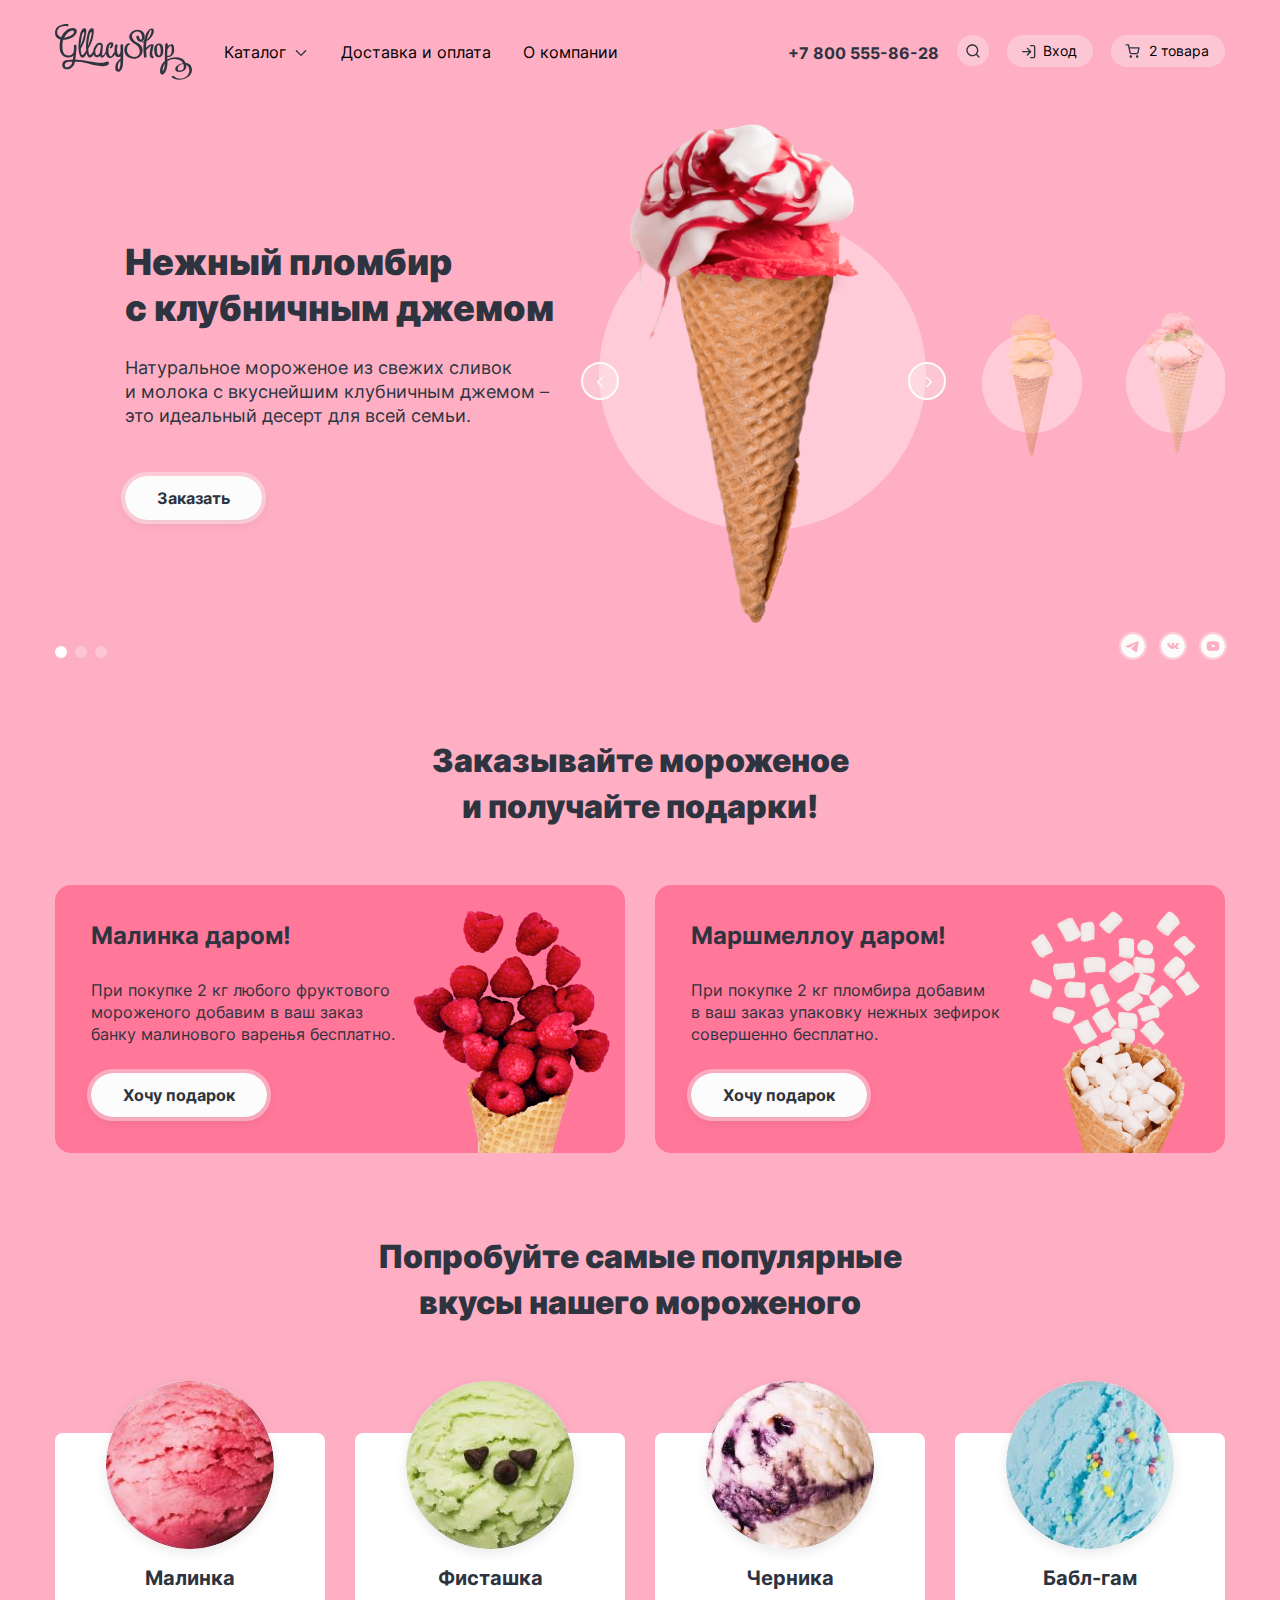
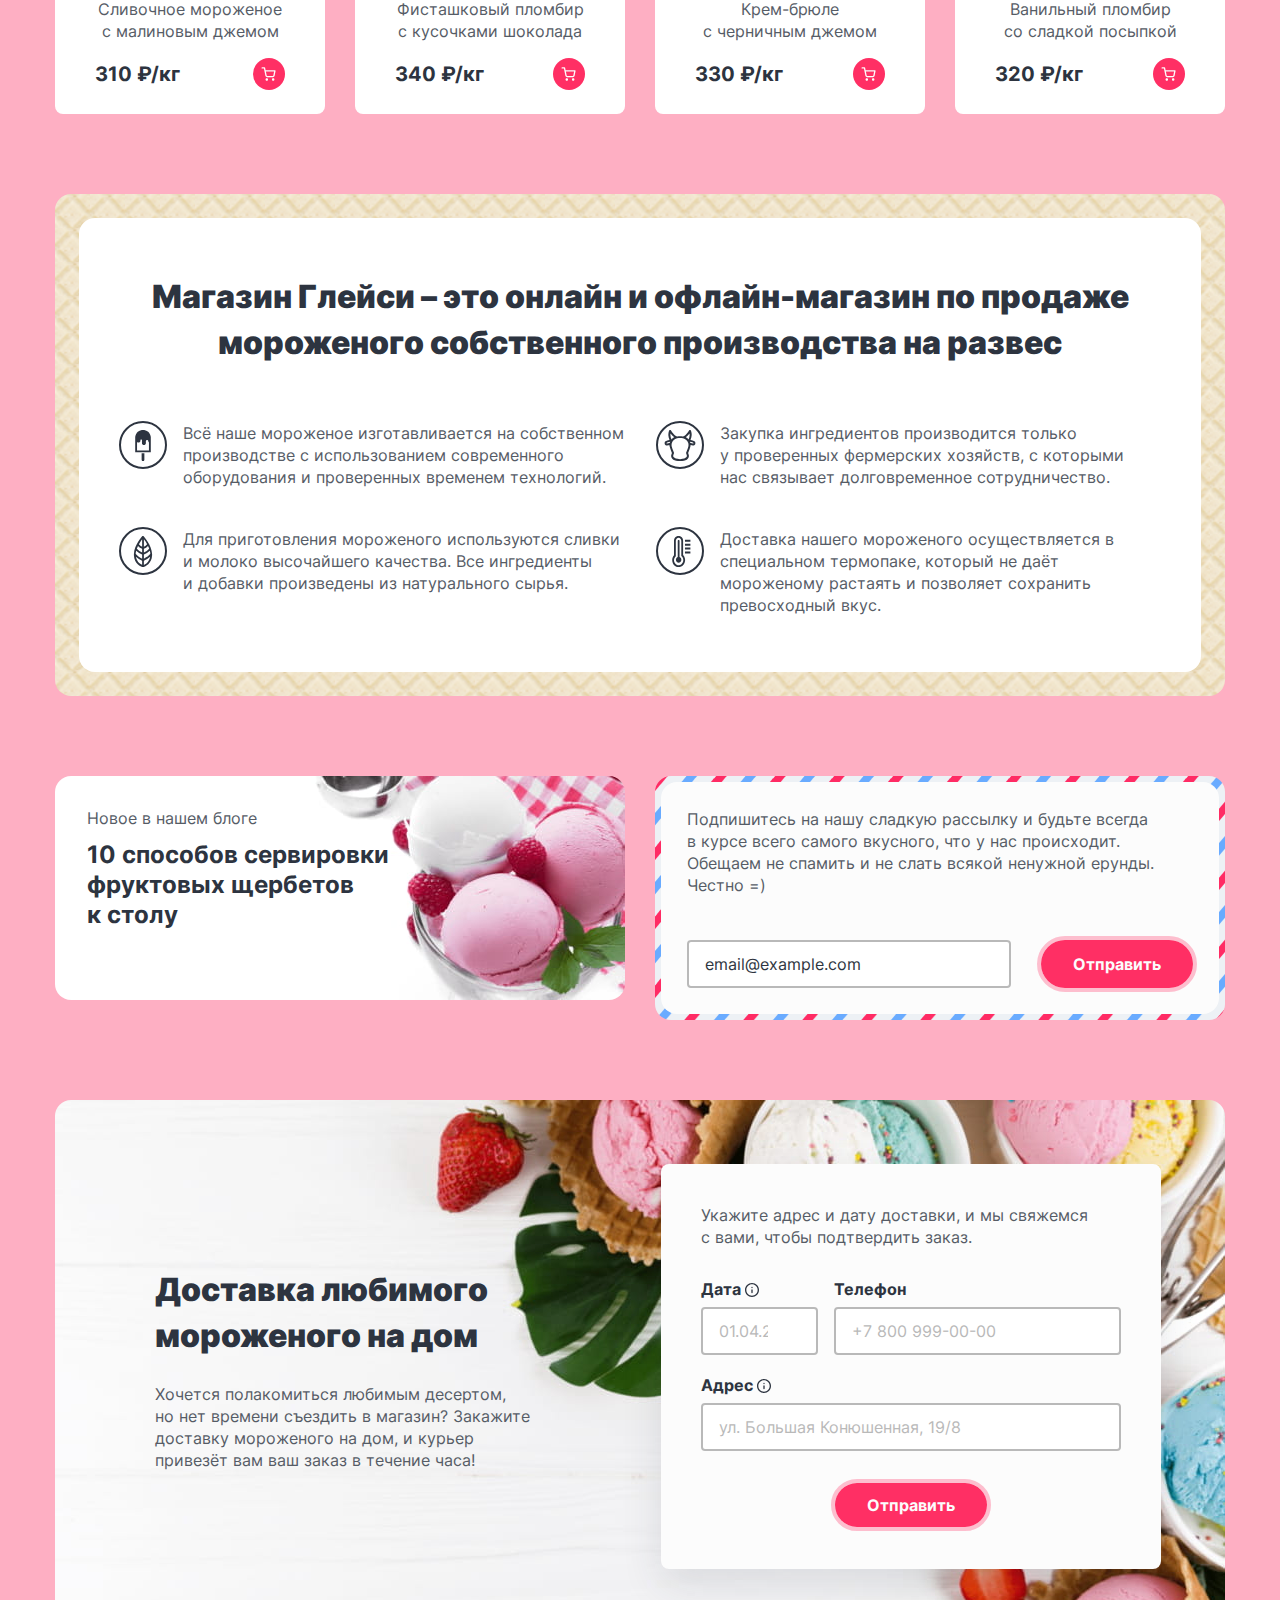
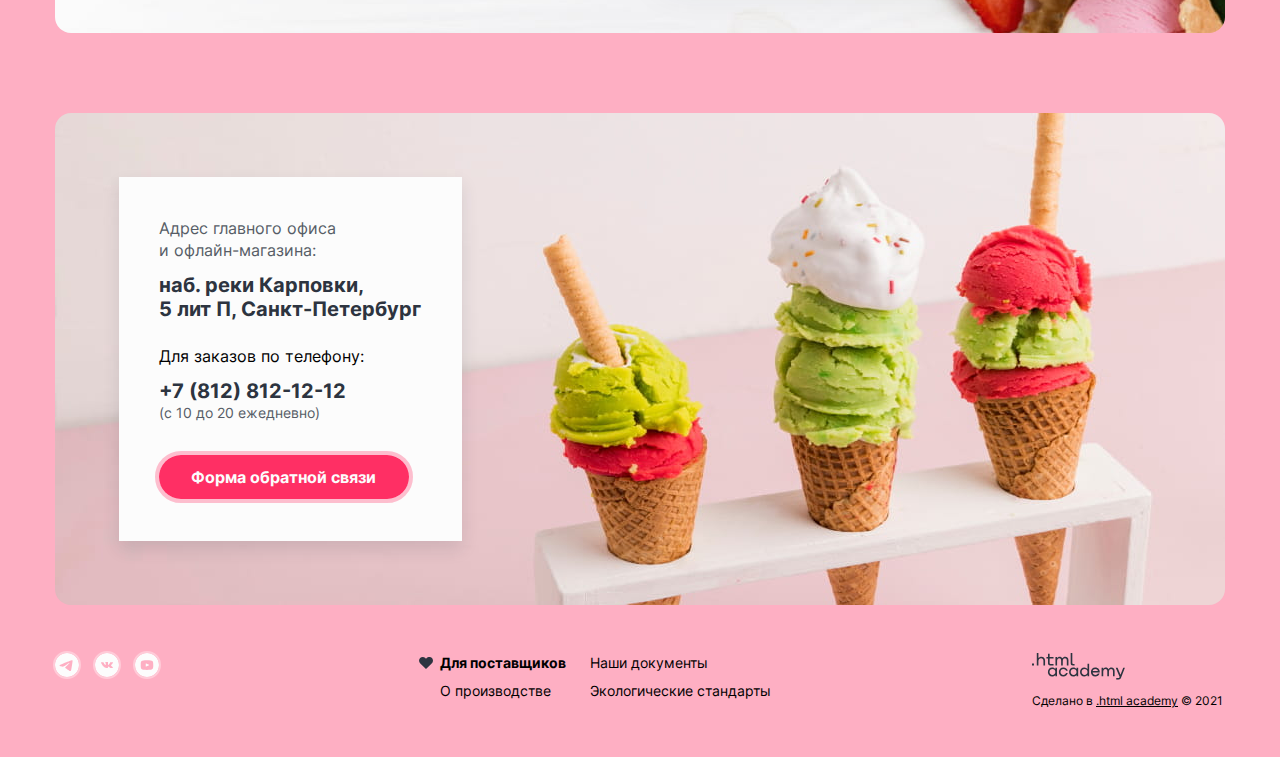
<file: index.html>
<!DOCTYPE html>
<html lang="ru">

  <head>
    <meta charset="utf-8">
    <title>HTML Academy: Глейси | Главная</title>
    <link  rel="stylesheet" href="css/styles.css">
    <link rel="icon" href="favicon.ico">
    <link rel="icon" type="image/png" sizes="32x32" href="favicon32.png">
  </head>

  <body>
    <div class="page-wrapper">

      <header class="page-header">
        <a class="header-logo" href="index.html">
          <svg class="logo" width="137" height="55.716" viewBox="0 0 359 146" fill="none"
            xmlns="http://www.w3.org/2000/svg">
            <path
              d="M138.334 98.4375C136.614 98.24 134.873 98.5409 133.318 99.3046C133.318 99.3046 126.318 105.187 91.6923 98.4141C66.2365 93.4224 53.0069 93.938 53.0069 93.938C53.0069 93.938 57.2768 64.6439 56.1102 56.4416C56.0566 55.8365 55.7712 55.276 55.3142 54.8781C54.8572 54.4803 54.2642 54.2763 53.6603 54.309C51.117 54.309 49.5771 55.2933 49.5771 56.6525C49.7952 62.1901 49.6002 67.7363 48.9937 73.2447C47.9368 76.1548 45.9526 78.633 43.3493 80.2942C40.7461 81.9554 37.6695 82.7066 34.5976 82.4313C23.5146 81.6579 21.1814 73.6431 20.2014 68.1827C19.2214 62.7223 18.6614 47.4659 21.578 41.2322C21.578 41.2322 38.2841 41.818 48.7837 32.8189C59.2834 23.8198 58.6301 16.0393 53.6603 12.7115C48.6904 9.38372 37.0475 9.9696 28.1111 18.1719C22.9802 22.6735 18.9284 28.2814 16.2582 34.5766C16.2582 34.5766 3.12197 31.7643 6.13186 17.9844C9.32842 3.59523 28.9044 5.28256 28.9044 5.28256C32.9876 6.07936 33.1743 6.45432 34.5276 5.09508C35.8809 3.73584 36.8608 0.220556 30.4444 0.0096391C24.0279 -0.201278 4.77858 2.98591 1.09204 15.8284C-2.85116 29.4911 4.42859 39.2636 14.2049 40.7869C14.2049 40.7869 8.86177 64.4565 15.4649 76.1741C17.2953 79.877 20.18 82.95 23.7528 85.003C27.3255 87.0559 31.4251 87.9961 35.5309 87.7042C39.3807 87.7042 46.1938 85.5481 48.1304 82.4313C48.1304 82.4313 47.2205 90.8211 46.4505 93.8676C46.4505 93.8676 30.2577 93.6567 25.1945 96.2112C16.5848 100.781 18.3814 111.491 21.6947 115.287C24.4946 118.521 32.9176 120.279 39.0074 117.397C42.4929 115.712 45.5035 113.178 47.7652 110.027C50.0269 106.875 51.4679 103.205 51.957 99.3515C61.809 98.8423 71.6788 99.9182 81.1926 102.539C95.5888 106.851 115.631 110.882 121.651 110.882C127.671 110.882 140.317 109.147 141.087 104.109C141.507 100.781 140.271 99.0468 138.334 98.4375ZM37.0008 20.117C37.0008 20.117 44.6539 14.2582 48.3171 17.9141C49.1396 18.8051 49.6138 19.9647 49.6524 21.1791C49.6909 22.3935 49.2913 23.581 48.5271 24.5229C46.9871 26.5383 42.9273 32.9127 23.6546 36.0764C23.6546 36.0764 29.7211 25.39 37.0008 20.117ZM37.6308 111.303C37.6308 111.303 27.0612 117.092 25.9645 109.241C25.5408 107.604 25.6897 105.871 26.3862 104.33C27.0828 102.79 28.2848 101.537 29.7911 100.781C31.6343 99.8671 34.1542 98.7187 45.1439 99.1171C45.0207 101.621 44.2668 104.053 42.9528 106.184C41.6388 108.315 39.8076 110.077 37.6308 111.303Z"
              fill="#2D3440" />
            <path
              d="M171.676 55.6214C171.676 60.9177 171.676 66.1907 171.676 71.487C171.676 71.487 171.676 71.6745 171.676 71.7682C171.492 73.8779 170.803 75.9118 169.67 77.6973C168.953 78.9942 168.022 80.1591 166.916 81.1423C165.68 82.2203 164.863 79.8065 164.396 78.7988C161.153 71.9792 162.717 62.8394 163.977 55.6917C164.56 52.2701 157.653 53.1607 157.117 56.2073C155.858 62.2999 155.426 68.5356 155.833 74.7445C155.222 74.7929 154.627 74.9702 154.089 75.265C153.55 75.5598 153.079 75.9654 152.707 76.4553C151.517 79.0097 148.04 87.4933 143.771 84.0952C140.691 81.7516 140.364 75.3304 140.037 71.7448C139.666 66.7746 140.317 61.7807 141.951 57.0744C141.811 57.4728 144.61 50.4422 145.847 53.0669C146.181 54.3178 146.227 55.6287 145.98 56.8999C145.734 58.1711 145.201 59.369 144.424 60.4022C140.761 63.1675 146.454 64.3158 148.67 62.6285C152.87 59.4648 155.67 49.247 148.507 48.0284C140.411 46.6691 135.814 54.8715 134.111 61.3864C133.208 65.1279 132.815 68.9752 132.944 72.8228C131.824 74.7914 128.044 81.1189 125.828 82.1969C123.215 83.5561 123.261 81.6579 123.355 80.4393C123.448 79.2206 124.615 68.3701 125.244 61.0583C125.797 58.1556 125.387 55.1511 124.078 52.5045C123.075 50.4656 114.745 45.8958 107.418 54.4731C103.291 58.9981 100.765 64.7643 100.232 70.8777C99.742 71.862 99.2054 72.9166 98.5754 74.0649C95.0755 80.5096 90.6657 83.2281 89.1024 78.7519C87.5299 74.0893 86.9341 69.1505 87.3524 64.2455C92.7893 55.7923 96.7798 46.4851 99.1587 36.7092C102.659 21.1013 102.005 13.3443 100.115 12.0319C98.2254 10.7195 90.199 7.48547 85.3692 26.6789C81.786 40.3357 80.5317 54.5035 81.6593 68.5811C80.9127 70.1746 79.9794 72.0963 78.7894 74.2758C75.2895 80.7205 70.903 83.439 69.3164 78.9628C67.7755 74.2936 67.2115 69.3549 67.6598 64.4565C73.0966 56.0032 77.0871 46.696 79.466 36.9201C83.0826 21.1013 82.3593 13.3443 80.4693 12.0319C78.5794 10.7195 70.553 7.48547 65.7465 26.6789C60.94 45.8723 59.9834 66.8 64.5799 80.8611C64.5799 80.8611 67.0998 88.7822 71.813 88.1963C75.7095 87.7042 80.3527 83.8608 83.0826 76.6896C83.3913 78.0991 83.7729 79.4915 84.2259 80.8611C84.2259 80.8611 86.7458 88.7822 91.459 88.1963C94.6555 87.7979 98.4587 85.1029 101.119 80.1815C102.775 84.4701 106.345 88.0088 110.942 87.212C117.171 86.0872 118.455 82.689 118.455 82.689C118.455 82.689 118.338 88.2666 122.328 88.2666C125.874 88.2666 128.698 86.1809 131.498 80.8611C132.454 79.0566 133.014 78.002 133.318 77.3927C134.134 82.4313 136.211 86.9074 140.317 88.7119C147.317 91.7585 153.43 85.97 157.023 80.2518C157.484 81.6298 158.235 82.8917 159.226 83.9514C160.216 85.011 161.423 85.8435 162.763 86.3918C164.291 86.8741 165.921 86.9259 167.477 86.5415C169.032 86.1572 170.452 85.3516 171.583 84.2123V92.4615C170.304 92.3932 169.036 92.7381 167.966 93.4458C164.394 96.3896 161.624 100.195 159.914 104.507C158.204 108.819 157.611 113.495 158.19 118.1C158.289 119.345 158.693 120.547 159.366 121.598C160.04 122.649 160.962 123.516 162.05 124.121C163.138 124.727 164.359 125.053 165.603 125.069C166.847 125.086 168.076 124.793 169.18 124.216C176.413 121.052 177.509 110.155 178.116 103.5C179.586 87.4933 178.443 70.8308 178.443 54.7777C178.443 51.8249 171.676 53.2076 171.676 55.6214ZM70.5763 29.374C72.1863 23.1636 73.6796 20.6795 75.2429 20.6795C76.8061 20.6795 77.4128 22.3434 76.3161 27.7101C74.2814 38.0033 71.0796 48.0286 66.7731 57.5899C66.7731 57.5899 68.9664 35.6077 70.5763 29.374ZM90.2223 29.374C91.8323 23.1636 93.3256 20.6795 94.7722 20.6795C96.2188 20.6795 96.9654 22.3434 95.8688 27.7101C94.7722 33.0767 91.2023 47.9112 86.3258 57.5899C86.3258 57.5899 88.6591 35.6077 90.2223 29.374ZM120.228 58.5977C120.041 59.9569 119.155 68.6514 117.895 73.3384C116.635 78.0254 115.771 79.6893 111.992 81.3064C108.212 82.9234 106.298 77.9786 106.298 77.9786C103.615 70.4793 107.208 63.9174 110.195 59.4179C113.182 54.9183 116.191 54.5199 117.918 54.7308C118.323 54.8322 118.703 55.0127 119.038 55.2619C119.373 55.5112 119.656 55.8243 119.871 56.1834C120.085 56.5425 120.227 56.9406 120.289 57.3548C120.35 57.7691 120.329 58.1914 120.228 58.5977ZM171.49 100.781C171.63 107.081 170.371 113.334 167.803 119.084C166.17 119.412 165.47 118.803 164.91 116.178C164.525 113.654 164.525 111.086 164.91 108.562C165.673 103.925 167.956 99.6773 171.396 96.4924C171.513 97.9688 171.513 99.3984 171.49 100.781Z"
              fill="#2D3440" />
            <path
              d="M215.355 48.9892C212.32 47.6446 209.58 45.7098 207.294 43.2965C205.007 40.8832 203.219 38.039 202.032 34.9281C199.045 25.9758 208.845 19.3671 216.661 19.7655C224.478 20.1639 228.654 28.2491 228.328 35.4905C228.188 38.045 226.578 43.81 223.428 40.8103C221.345 38.4356 220.07 35.4556 219.788 32.3034C219.321 29.4677 212.555 31.155 213.022 34.1313C214.375 42.7086 223.568 52.153 231.454 43.1773C233.068 41.1451 234.203 38.7725 234.773 36.2373C235.344 33.7021 235.337 31.0699 234.751 28.5381C234.165 26.0063 233.016 23.6405 231.391 21.618C229.765 19.5955 227.705 17.9687 225.364 16.8596C220.085 14.7946 214.246 14.6813 208.891 16.5401C203.536 18.3988 199.013 22.1085 196.129 27.007C189.759 38.3731 202.545 49.4814 211.598 53.5357C226.134 61.3396 226.671 86.4621 207.352 86.6262C203.383 86.5347 199.537 85.2262 196.329 82.8762C193.122 80.5262 190.707 77.2471 189.409 73.479C188.079 69.5419 188.756 55.7854 194.075 54.7309C198.299 53.9106 197.155 50.0438 193.026 50.7703C184.369 52.4576 181.173 63.6831 182.013 71.5339C183.366 84.0483 195.032 91.0554 206.815 90.9617C212.028 91.1121 217.129 89.425 221.233 86.1932C225.337 82.9614 228.186 78.3886 229.284 73.2681C230.151 68.2243 229.233 63.0347 226.688 58.5999C224.144 54.1651 220.134 50.7649 215.355 48.9892Z"
              fill="#2D3440" />
            <path
              d="M258.707 86.2278C252.057 82.5719 255.86 68.4873 256.863 63.0738C257.517 59.5819 260.48 54.1918 255.72 52.9966C250.144 51.6374 243.517 56.9572 238.734 62.0426C238.73 56.1756 239.159 50.3164 240.017 44.5131C247.395 40.8156 253.303 34.7086 256.77 27.1945C259.803 21.1013 261.297 8.44631 251.03 12.1491C241.697 15.43 238.501 26.2102 235.584 34.8578C234.482 38.2027 233.632 41.6261 233.041 45.099C232.11 45.4914 231.16 45.8356 230.194 46.1301C226.321 47.3488 226.834 49.4345 230.754 48.2159L232.644 47.6065C230.778 60.7537 232.038 74.5336 233.227 87.4464C233.227 88.7119 240.227 87.4464 239.971 85.6184C239.457 79.8534 239.014 74.0883 238.827 68.3701C239.391 68.2047 239.899 67.8888 240.297 67.4562C242.444 64.7491 244.851 62.2607 247.484 60.0272C248.184 59.3945 248.907 58.8086 249.63 58.2461L250.704 57.4493C252.267 56.2073 252.57 56.1838 251.59 57.4493C251.225 59.6841 250.742 61.8979 250.144 64.0815C248.86 71.1121 245.174 84.9154 253.27 89.3447C255.02 90.2352 261.32 87.6104 258.707 86.2278ZM243.564 29.7255C244.287 27.6397 245.244 25.5774 246.13 23.562C247.227 21.031 250.167 12.3834 252.29 16.5315C253.993 19.8358 251.31 25.2494 250.12 28.4131C248.247 33.3595 245.009 37.6678 240.787 40.8338C241.468 37.0736 242.396 33.3627 243.564 29.7255Z"
              fill="#2D3440" />
            <path
              d="M283.789 69.7997C283.789 62.0895 282.926 52.1998 273.756 51.3796C263.7 50.4656 259.757 61.0349 259.617 68.9326C259.602 69.2121 259.672 69.4894 259.818 69.7279C259.964 69.9665 260.178 70.1549 260.433 70.2684C260.433 77.6505 262.206 87.2823 270.956 87.1183C280.709 86.9777 283.789 78.4238 283.789 69.7997ZM272.123 82.6422C266.43 80.2987 266.943 70.4324 267.316 65.6751C267.351 65.436 267.316 65.1919 267.217 64.9718C267.118 64.7517 266.958 64.5648 266.756 64.433C267.456 59.746 269.276 52.7154 273.429 56.2073C276.743 59.0664 276.813 65.9329 276.976 69.8934C277.116 72.6588 276.766 84.3764 272.146 82.6422H272.123Z"
              fill="#2D3440" />
            <path
              d="M357.287 112.1C354.673 105.351 348.934 102.726 342.61 102.445C341.905 100.732 341.021 99.0977 339.974 97.5704C330.851 84.0014 309.198 85.8528 294.522 92.8834C294.522 90.7508 294.312 88.6182 294.219 86.4855C297.139 86.7224 300.07 86.2 302.73 84.9686C305.391 83.7372 307.691 81.8383 309.408 79.455C313.305 73.854 312.745 63.9174 311.205 57.6368C309.758 51.7311 304.018 52.7857 299.702 54.7543C298.113 55.5097 296.65 56.5056 295.362 57.7071C295.362 56.137 295.619 54.5434 295.735 53.0201C295.992 49.4111 289.109 50.325 288.876 53.5122C287.802 68.0186 288.176 82.4781 287.849 96.9611C283.708 100.378 280.42 104.719 278.244 109.638C276.069 114.557 275.068 119.918 275.319 125.294C275.319 130.614 279.823 134.668 284.652 130.872C291.396 125.669 293.449 115.334 294.382 107.437C294.764 103.912 294.889 100.364 294.755 96.8205C300.017 93.3551 306.162 91.4895 312.454 91.4479C318.745 91.4064 324.915 93.1906 330.221 96.5861C332.499 98.2019 334.324 100.381 335.517 102.914C331.787 103.584 328.162 104.75 324.738 106.382C320.748 108.304 314.821 112.85 315.101 117.936C315.056 119.545 315.562 121.121 316.534 122.401C317.507 123.68 318.887 124.586 320.445 124.966C320.657 125.074 320.885 125.146 321.121 125.177C335.447 127.521 346.11 119.014 344.057 107.038C351.057 110.858 353.647 119.717 351.173 127.333C345.597 144.441 324.131 148.261 311.625 136.824C310.272 135.606 304.182 138.184 305.255 139.168C323.314 155.737 368.3 140.41 357.287 112.1ZM287.429 107.952C287.231 112.09 286.331 116.164 284.769 119.998C284.186 121.287 283.556 122.529 282.879 123.748C282.879 123.748 282.272 123.888 282.156 122.06C282.146 115.495 284.044 109.069 287.616 103.57C287.569 105.023 287.522 106.499 287.429 107.952ZM294.732 66.0969C294.867 65.9815 294.985 65.8473 295.082 65.6985C296.335 63.5766 297.822 61.6034 299.515 59.8163C300.736 58.4219 302.16 57.2209 303.738 56.2541C304.485 56.6291 305.255 58.5977 305.535 61.2458C306.258 67.7608 306.562 84.9154 296.342 83.2984C295.545 83.2627 294.749 83.3985 294.009 83.6968C293.985 77.7442 294.312 71.9323 294.732 66.0969ZM325.251 121.732H325.111C321.191 120.795 321.611 117.045 322.124 114.514C323.268 108.585 330.454 105.398 336.381 105.14C339.391 113.577 337.081 123.677 325.251 121.732Z"
              fill="#2D3440" />
          </svg>
        </a>

        <nav class="header-nav">

          <ul class="header-items">
            <li class="nav-wrapper">
              <div class="nav-item-dropable">
                <a class="nav-link-dropable" href="catalog.html">
                  Каталог
                </a>
                  <svg class="dropable-svg" width="16" height="16" viewBox="0 0 16 16" fill="none" xmlns="http://www.w3.org/2000/svg">
                    <path class="dropable-svg-path" fill-rule="evenodd" clip-rule="evenodd" d="M3.80799 6.19526C3.54764 5.93491 3.12553 5.93491 2.86518 6.19526C2.60483 6.45561 2.60483 6.87772 2.86518 7.13807L7.52553 11.7984C7.52759 11.8005 7.52967 11.8026 7.53177 11.8047C7.66246 11.9354 7.83392 12.0005 8.00521 12C8.17518 11.9995 8.34498 11.9344 8.47466 11.8047C8.47675 11.8027 8.47881 11.8006 8.48087 11.7985L13.1412 7.13807C13.4016 6.87772 13.4016 6.45561 13.1412 6.19526C12.8809 5.93491 12.4588 5.93491 12.1984 6.19526L8.00321 10.3905L3.80799 6.19526Z" fill="#2D3440"/>
                  </svg>

              </div>
              <div class="submenu-wrapper">
                <!-- Для устранения разрыва м/у пунтом шапик и его вспылвающим блоком. -->
                <div class="submenu submenu-catalog">
                  <ul class="catalog-list">
                    <li class="catalog-item catalog-important">
                      <a class="catalog-link" href="#">Новинки</a>
                    </li>
                    <li class="catalog-item">
                      <a class="catalog-link" href="#">Сливочное</a>
                    </li>
                    <li class="catalog-item">
                      <a class="catalog-link" href="#">Щербеты</a>
                    </li>
                    <li class="catalog-item">
                      <a class="catalog-link" href="#">Фруктовый лед</a>
                    </li>
                    <li class="catalog-item">
                      <a class="catalog-link" href="#">Мелорин</a>
                    </li>
                  </ul>
                </div>
              </div>
            </li>
            <li class="nav-item">
              <a class=nav-link href="#">Доставка и оплата</a>
            </li>
            <li class="nav-item">
              <a class="nav-link" href="#">О компании</a>
            </li>
          </ul>
        </nav>
        <div class="header-actives">

          <div class="header-tels">
            <a class="header-tel" href="tel:+78005558628">+7 800 555-86-28</a>
          </div>

          <div class="nav-wrapper">
            <a class="header-active header-search" href="#">
              <svg class="header-active-svg" width="16" height="16" viewBox="0 0 16 16" fill="none" xmlns="http://www.w3.org/2000/svg">
                <path class="header-active-path" fill-rule="evenodd" clip-rule="evenodd"
                  d="M2.66341 7.33008C2.66341 4.75275 4.75275 2.66341 7.33008 2.66341C9.90741 2.66341 11.9967 4.75275 11.9967 7.33008C11.9967 8.58735 11.4995 9.7285 10.691 10.5676C10.6682 10.5852 10.6462 10.6044 10.6253 10.6253C10.6044 10.6463 10.5852 10.6682 10.5676 10.6911C9.72847 11.4996 8.58734 11.9967 7.33008 11.9967C4.75275 11.9967 2.66341 9.90741 2.66341 7.33008ZM11.0752 12.018C10.0487 12.8391 8.74675 13.3301 7.33008 13.3301C4.01637 13.3301 1.33008 10.6438 1.33008 7.33008C1.33008 4.01637 4.01637 1.33008 7.33008 1.33008C10.6438 1.33008 13.3301 4.01637 13.3301 7.33008C13.3301 8.74676 12.8391 10.0488 12.018 11.0752L14.4681 13.5253C14.7285 13.7857 14.7285 14.2078 14.4681 14.4682C14.2078 14.7285 13.7857 14.7285 13.5253 14.4682L11.0752 12.018Z"
                  fill="#2D3440" />
              </svg>
              <span class="visually-hidden">Поиск</span>
            </a>
            <div class="popover-wrapper">
              <div class="popover popover-search">
                <form class="form-search" action="https://echo.htmlacademy.ru/" method="get">
                  <label class="visually-hidden" for="site-search">Поиск по сайту</label>
                  <input class="input input-search" type="search" id="site-search" name="site-search" placeholder="Поиск по сайту" required>
                  <button class="btn-search-reset" type="reset">
                    <svg width="16" height="16" viewBox="0 0 16 16" fill="none" xmlns="http://www.w3.org/2000/svg">
                      <path fill-rule="evenodd" clip-rule="evenodd" d="M12.803 4.13807C13.0634 3.87772 13.0634 3.45561 12.803 3.19526C12.5427 2.93491 12.1206 2.93491 11.8602 3.19526L7.99914 7.05633L4.13807 3.19526C3.87772 2.93491 3.45561 2.93491 3.19526 3.19526C2.93491 3.45561 2.93491 3.87772 3.19526 4.13807L7.05633 7.99914L3.19526 11.8602C2.93491 12.1206 2.93491 12.5427 3.19526 12.803C3.45561 13.0634 3.87772 13.0634 4.13807 12.803L7.99914 8.94195L11.8602 12.803C12.1206 13.0634 12.5427 13.0634 12.803 12.803C13.0634 12.5427 13.0634 12.1206 12.803 11.8602L8.94195 7.99914L12.803 4.13807Z" fill="#2D3440"/>
                    </svg>
                    <span class="visually-hidden">Очистить строку поиска.</span>
                  </button>
                </form>
              </div>
            </div>
          </div>

          <div class="nav-wrapper">
            <a class="header-active header-login" href="#">
              <svg class="header-active-svg header-login-icon" width="16" height="16" viewBox="0 0 16 16" fill="none" xmlns="http://www.w3.org/2000/svg">
                <path class="header-active-path" fill-rule="evenodd" clip-rule="evenodd" d="M9 1.66667C9 1.29848 9.29848 1 9.66667 1H12.3333C12.8638 1 13.3725 1.21071 13.7475 1.58579C14.1226 1.96086 14.3333 2.46957 14.3333 3V12.3333C14.3333 12.8638 14.1226 13.3725 13.7475 13.7475C13.3725 14.1226 12.8638 14.3333 12.3333 14.3333H9.66667C9.29848 14.3333 9 14.0349 9 13.6667C9 13.2985 9.29848 13 9.66667 13H12.3333C12.5101 13 12.6797 12.9298 12.8047 12.8047C12.9298 12.6797 13 12.5101 13 12.3333V3C13 2.82319 12.9298 2.65362 12.8047 2.5286C12.6797 2.40357 12.5101 2.33333 12.3333 2.33333H9.66667C9.29848 2.33333 9 2.03486 9 1.66667ZM5.86189 3.86193C6.12224 3.60158 6.54435 3.60158 6.8047 3.86193L10.1338 7.19103C10.1509 7.20785 10.1671 7.22559 10.1824 7.24416C10.2142 7.28296 10.2411 7.32451 10.2628 7.36795C10.3079 7.45781 10.3333 7.55927 10.3333 7.66667C10.3333 7.77529 10.3074 7.87785 10.2613 7.96846C10.241 8.00841 10.2164 8.04675 10.1876 8.08278C10.1708 8.10378 10.1527 8.12375 10.1335 8.14256L6.8047 11.4714C6.54435 11.7318 6.12224 11.7318 5.86189 11.4714C5.60154 11.2111 5.60154 10.7889 5.86189 10.5286L8.05715 8.33333H1.66667C1.29848 8.33333 1 8.03486 1 7.66667C1 7.29848 1.29848 7 1.66667 7H8.05715L5.86189 4.80474C5.60154 4.54439 5.60154 4.12228 5.86189 3.86193Z" fill="#2D3440"/>
              </svg>
              Вход
            </a>
            <div class="popover-wrapper">
              <div class="popover popover-login">
                <form class="form-login" action="https://echo.htmlacademy.ru/" method="post">
                  <div class="popover-title">Личный кабинет</div>
                  <div class="popover-inputs"> <!-- На случай добавления новых input'ов; margin-bottom до кнопки в макете увеличен.-->
                    <input class="input input-login-email" type="email" id="login-email" name="login-email"
                      placeholder="Ваш e-mail" value="email@example.com" required>
                    <input class="input input-login-password" type="password" id="login-password" name="login-password"
                      placeholder="Пароль" value="******" required>
                  </div>
                  <div class="popover-login-actives">
                    <button class="btn-additional btn-login" type="submit">Войти</button>
                    <div class="poppver-login-links">
                      <a class="popover-login-link" href="#">Забыли пароль?</a>
                      <a class="popover-login-link" href="#">Регистрация</a>
                    </div>
                  </div>
                </form>
              </div>
            </div>
          </div>

          <div class="nav-wrapper">
            <a class="header-active header-basket" href="#">
              <svg class="header-active-svg header-basket-icon" width="16" height="16" viewBox="0 0 16 16" fill="none" xmlns="http://www.w3.org/2000/svg">
                <path class="header-active-path" fill-rule="evenodd" clip-rule="evenodd" d="M1.16667 1.25C0.798477 1.25 0.5 1.54848 0.5 1.91667C0.5 2.28486 0.798477 2.58333 1.16667 2.58333H2.93794L3.40537 4.91872C3.40821 4.93667 3.41176 4.95438 3.416 4.97182L4.38338 9.80515L4.3835 9.80571C4.46706 10.2257 4.69562 10.603 5.02921 10.8715C5.36111 11.1387 5.77595 11.2813 6.20183 11.2748H11.8225C12.2484 11.2813 12.6633 11.1387 12.9952 10.8715C13.3289 10.6029 13.5575 10.2254 13.641 9.80515L13.641 9.80515L13.642 9.80016L14.5691 4.93872C14.6063 4.74355 14.5545 4.54195 14.4279 4.38887C14.3012 4.23578 14.1129 4.14716 13.9142 4.14716H4.61072L4.1381 1.78583C4.07574 1.47426 3.80215 1.25 3.4844 1.25H1.16667ZM5.69098 9.54444L4.87759 5.4805H13.1084L12.3328 9.54736C12.31 9.65988 12.2485 9.7609 12.1591 9.83291C12.0691 9.90535 11.9565 9.94383 11.841 9.94162L11.841 9.94149H11.8282H6.19614V9.94137L6.18337 9.94162C6.06787 9.94383 5.95528 9.90535 5.8653 9.83291C5.77531 9.76048 5.71368 9.6587 5.69117 9.5454L5.69098 9.54444ZM4.55739 13.5054C4.55739 12.8175 5.1151 12.2597 5.80307 12.2597C6.49105 12.2597 7.04876 12.8175 7.04876 13.5054C7.04876 14.1934 6.49105 14.7511 5.80307 14.7511C5.1151 14.7511 4.55739 14.1934 4.55739 13.5054ZM10.9307 13.5054C10.9307 12.8175 11.4884 12.2597 12.1764 12.2597C12.8644 12.2597 13.4221 12.8175 13.4221 13.5054C13.4221 14.1934 12.8644 14.7511 12.1764 14.7511C11.4884 14.7511 10.9307 14.1934 10.9307 13.5054Z" fill="#2D3440"/>
              </svg>
              2 товара
            </a>

            <div class="popover-wrapper">
              <div class="popover-emptybasket "> <!-- по умолчанию скрыто стилями; для проверки нужно отключить display: none; -->
                Ваша корзина пока пуста
              </div>
            </div>

            <div class="popover-wrapper">
              <div class="popover popover-basket">
                <form class="form-basket" action="https://echo.htmlacademy.ru/" method="post">

                  <!-- Общие данные  всего заказа, для отправки на бек. -->
                  <input type="hidden" name="user-action" value="user-order-popup">
                  <input type="hidden" name="date" value="2023-09-16">
                  <input type="hidden" name="time" value="14:20:00">
                  <input type="hidden" name="user" value="%username">

                  <div class="popover-title">Корзина</div>
                  <ul class="basket-list">
                    <li class="basket-item">
                      <a class="basket-goods" href="#">
                        <img class="basket-photo" src="images/goods-small/goods-small-sku0001-raspberry.jpg" width="46" height="46"
                          alt="Малинка">
                        <div class="basket-name">Малинка</div>
                        <div class="basket-price">1&nbsp;кг&nbsp;х 310&nbsp;₽</div>
                      </a>
                      <div class="basket-cost">310&nbsp;₽</div>
                      <button class="btn-basketremove" type="button">
                        <svg width="16" height="16" viewBox="0 0 16 16" fill="none" xmlns="http://www.w3.org/2000/svg">
                          <path fill-rule="evenodd" clip-rule="evenodd"
                            d="M12.803 4.13807C13.0634 3.87772 13.0634 3.45561 12.803 3.19526C12.5427 2.93491 12.1206 2.93491 11.8602 3.19526L7.99914 7.05633L4.13807 3.19526C3.87772 2.93491 3.45561 2.93491 3.19526 3.19526C2.93491 3.45561 2.93491 3.87772 3.19526 4.13807L7.05633 7.99914L3.19526 11.8602C2.93491 12.1206 2.93491 12.5427 3.19526 12.803C3.45561 13.0634 3.87772 13.0634 4.13807 12.803L7.99914 8.94195L11.8602 12.803C12.1206 13.0634 12.5427 13.0634 12.803 12.803C13.0634 12.5427 13.0634 12.1206 12.803 11.8602L8.94195 7.99914L12.803 4.13807Z"
                            fill="#2D3440" />
                        </svg>
                        <span class="visually-hidden">Убрать из корзины.</span>
                      </button>
                      <!-- Данные заказа для каждой позиции -->
                      <input type="hidden" name="sku" value="sku0001">
                      <input type="hidden" name="amount" value="1">
                      <input type="hidden" name="price" value="310">
                      <input type="hidden" name="subtotal" value="310">
                    </li>
                    <li class="basket-item">
                      <a class="basket-goods" href="#">
                        <img class="basket-photo" src="images/goods-small/goods-small-sku0004-bubblegum.jpg" width="46"
                          height="46" alt="Бабл-гам">
                        <div class="basket-name">Бабл-гам</div>
                        <div class="basket-price">1,5&nbsp;кг&nbsp;х 320&nbsp;₽</div>
                      </a>
                      <div class="basket-cost">480&nbsp;₽</div>
                      <button class="btn-basketremove" type="button">
                        <svg width="16" height="16" viewBox="0 0 16 16" fill="none" xmlns="http://www.w3.org/2000/svg">
                          <path fill-rule="evenodd" clip-rule="evenodd"
                            d="M12.803 4.13807C13.0634 3.87772 13.0634 3.45561 12.803 3.19526C12.5427 2.93491 12.1206 2.93491 11.8602 3.19526L7.99914 7.05633L4.13807 3.19526C3.87772 2.93491 3.45561 2.93491 3.19526 3.19526C2.93491 3.45561 2.93491 3.87772 3.19526 4.13807L7.05633 7.99914L3.19526 11.8602C2.93491 12.1206 2.93491 12.5427 3.19526 12.803C3.45561 13.0634 3.87772 13.0634 4.13807 12.803L7.99914 8.94195L11.8602 12.803C12.1206 13.0634 12.5427 13.0634 12.803 12.803C13.0634 12.5427 13.0634 12.1206 12.803 11.8602L8.94195 7.99914L12.803 4.13807Z"
                            fill="#2D3440" />
                        </svg>
                        <span class="visually-hidden">Убрать из корзины.</span>
                      </button>
                      <input type="hidden" name="sku" value="sku0004">
                      <input type="hidden" name="amount" value="1.5">
                      <input type="hidden" name="price" value="320">
                      <input type="hidden" name="subtotal" value="480">
                    </li>
                  </ul>
                  <div class="basket-order">
                    <button class="btn-additional btn-order" type="submit">Оформить заказ</button>
                    <span class="basket-total">Итого: 790&nbsp;₽</span>
                  </div>

                  </form>
              </div>
            </div>
          </div>
        </div>

      </header>

      <main class="page-main">
        <h1 class="visually-hidden">Магазин мороженого «Глейси» —  заказ онлайн и офлайн магазин в Санкт-Петербурге.</h1>

        <section class="main-hero">
          <div class="hero-texts hero-text-active">
            <h2 class="hero-caption">Нежный пломбир с&nbsp;клубничным джемом</h2>
            <p class="hero-text">Натуральное мороженое из&nbsp;свежих сливок и&nbsp;молока с&nbsp;вкуснейшим клубничным джемом&nbsp;– это идеальный десерт для всей семьи. </p>
            <form>
              <input type="hidden" name="hero-order" value="strawberry">
              <a class="btn-basic" href="#">Заказать</a>
            </form>
          </div>
          <div class="hero-texts ">
            <h2 class="hero-caption">Сливочное мороженое со вкусом банана</h2>
            <p class="hero-text">Сливочное мороженое с&nbsp;ярким банановым вкусом подарит вам свежесть и&nbsp;наслаждение даже в&nbsp;самый жаркий летний день.</p>
            <form>
              <input type="hidden" name="hero-order" value="cream">
              <a class="btn-basic" href="#">Заказать</a>
            </form>
          </div>
          <div class="hero-texts">
            <h2 class="hero-caption">Карамельный пломбир
              с&nbsp;маршмеллоу</h2>
            <p class="hero-text">Необычный сладкий десерт с&nbsp;карамельным топпингом и&nbsp;кусочками зефира завоюет сердца сладкоежек всех возрастов.</p>
            <form>
              <input type="hidden" name="hero-order" value="caramel">
              <a class="btn-basic" href="#">Заказать</a>
            </form>
          </div>

          <div class="hero-wrapper">
            <ul class="hero-slider">
              <li class="hero-item hero-item-active">
                <img class="hero-photo" src="images/index/hero-strawberry.png" height=500 width=325 alt="Фото мороженого: нежный пломбир с клубничным джемом">
              </li>
              <li class="hero-item">
                <img class="hero-photo" src="images/index/hero-cream.png" height=500 width=325 alt="Фото мороженого: Сливочное мороженое со вкусом банана">
              </li>
              <li class="hero-item">
                <img class="hero-photo" src="images/index/hero-caramel.png" height=500 width=325 alt="Фото мороженого: Карамельный пломбир с маршмеллоу">
              </li>
            </ul>
            <button class="btn-slider btn-slider-left" id="slider-left" type="button">
              <svg width="16" height="16" viewBox="0 0 16 16" fill="none" xmlns="http://www.w3.org/2000/svg">
                <path fill-rule="evenodd" clip-rule="evenodd" d="M9.8033 3.80515C10.063 3.54545 10.063 3.12439 9.8033 2.8647C9.54361 2.605 9.12255 2.605 8.86285 2.8647L4.19477 7.53277C3.93593 7.79162 3.93508 8.21075 4.19221 8.47065C4.19338 8.47183 4.19454 8.47301 4.19572 8.47418L8.8638 13.1423C9.12349 13.402 9.54455 13.402 9.80425 13.1423C10.0639 12.8826 10.0639 12.4615 9.80425 12.2018L5.60545 8.00301L9.8033 3.80515Z" fill="#2D3440"/>
              </svg>
            </button>
            <button class="btn-slider btn-slider-right" id="slider-right" type="button">
              <svg width="16" height="16" viewBox="0 0 16 16" fill="none" xmlns="http://www.w3.org/2000/svg">
                <path fill-rule="evenodd" clip-rule="evenodd" d="M7.13526 2.8647C6.87557 2.605 6.45451 2.605 6.19481 2.8647C5.93511 3.12439 5.93511 3.54545 6.19481 3.80515L10.3961 8.00643L6.19477 12.2077C5.93508 12.4674 5.93508 12.8885 6.19477 13.1482C6.45447 13.4079 6.87553 13.4079 7.13523 13.1482L11.804 8.47944C11.8049 8.47852 11.8058 8.47759 11.8068 8.47666C12.0665 8.21696 12.0665 7.79591 11.8068 7.53621L7.13526 2.8647Z" fill="#2D3440"/>
              </svg>
            </button>
          </div>

          <ul class="hero-bullets">
            <li>
              <button class="hero-bullet bullet-current" type="button">
                <span class="visually-hidden">Текущий промо-блок</span>
              </button>
            </li>
            <li>
              <button class="hero-bullet" type="button">
                <span class="visually-hidden">Перелистнуть промо-блок</span>
              </button>
            </li>
            <li>
              <button class="hero-bullet" type="button">
                <span class="visually-hidden">Перелистнуть промо-блок</span>
              </button>
            </li>
          </ul>

          <ul class="hero-socials">
            <li class="hero-social">
              <a class="social-link" href="https://t.me/htmlacademy">
                <svg width="16" height="16" viewBox="0 0 16 16" fill="none" xmlns="http://www.w3.org/2000/svg">
                  <path fill-rule="evenodd" clip-rule="evenodd"
                    d="M16 8C16 12.418 12.418 16 8 16C3.582 16 0 12.418 0 8C0 3.582 3.582 0 8 0C12.418 0 16 3.582 16 8ZM8.28667 5.906C7.50867 6.22933 5.95333 6.89933 3.62133 7.91533C3.24267 8.066 3.044 8.21333 3.026 8.35733C2.99533 8.60133 3.30067 8.69733 3.71533 8.82733C3.772 8.84533 3.83067 8.86333 3.89067 8.88333C4.29933 9.016 4.84867 9.17133 5.134 9.17733C5.39333 9.18267 5.68267 9.076 6.002 8.85733C8.18067 7.386 9.30533 6.64267 9.376 6.62667C9.426 6.61533 9.49533 6.60067 9.542 6.64267C9.58867 6.684 9.584 6.76267 9.57933 6.784C9.54867 6.91267 8.35267 8.02533 7.73267 8.60133C7.53933 8.78067 7.40267 8.908 7.37467 8.93733C7.312 9.002 7.248 9.064 7.18667 9.12333C6.80667 9.48867 6.52267 9.76333 7.20267 10.2113C7.52933 10.4267 7.79067 10.6047 8.05133 10.782C8.336 10.976 8.62 11.1693 8.988 11.4107C9.08133 11.472 9.17067 11.5353 9.258 11.5973C9.58933 11.834 9.88733 12.046 10.2553 12.0127C10.4687 11.9927 10.69 11.792 10.802 11.1927C11.0667 9.77533 11.588 6.706 11.7087 5.44067C11.716 5.33561 11.7115 5.23006 11.6953 5.126C11.6856 5.04195 11.6447 4.96462 11.5807 4.90933C11.4853 4.83133 11.3373 4.81467 11.2707 4.816C10.97 4.82133 10.5087 4.982 8.28667 5.906Z"
                    fill="#2D3440" />
                </svg>
              </a>
            </li>
            <li class="hero-social">
              <a class="social-link" href="https://vk.com/htmlacademy">
                <svg width="16" height="16" viewBox="0 0 16 16" fill="none" xmlns="http://www.w3.org/2000/svg">
                  <path fill-rule="evenodd" clip-rule="evenodd"
                    d="M16 8C16 12.4183 12.4183 16 8 16C3.58172 16 0 12.4183 0 8C0 3.58172 3.58172 0 8 0C12.4183 0 16 3.58172 16 8ZM8.39228 9.98325H7.91409C7.91409 9.98325 6.85898 10.0389 5.92986 9.19111C4.91657 8.26636 4.02166 6.43135 4.02166 6.43135C4.02166 6.43135 3.97008 6.31103 4.02612 6.25287C4.08911 6.18748 4.2607 6.18329 4.2607 6.18329L5.40378 6.17672C5.40378 6.17672 5.51151 6.19252 5.58862 6.24211C5.65216 6.28304 5.68778 6.35957 5.68778 6.35957C5.68778 6.35957 5.87252 6.76907 6.11721 7.13954C6.59475 7.86277 6.81717 8.02097 6.97932 7.94349C7.21553 7.8305 7.14472 6.92108 7.14472 6.92108C7.14472 6.92108 7.14907 6.59097 7.0258 6.44401C6.93034 6.33007 6.75027 6.29685 6.67077 6.28752C6.60647 6.28 6.71204 6.14912 6.84888 6.09038C7.05458 6.00205 7.41787 5.99701 7.84708 6.00091C8.18147 6.00386 8.2777 6.02214 8.40846 6.04984C8.71183 6.11404 8.70237 6.31976 8.68196 6.76362C8.67586 6.89625 8.66879 7.05014 8.66879 7.22787C8.66879 7.26786 8.66746 7.31048 8.66609 7.35433C8.659 7.58166 8.65089 7.84192 8.82159 7.93863C8.90913 7.98813 9.1233 7.94606 9.65894 7.14887C9.91286 6.77107 10.1032 6.32683 10.1032 6.32683C10.1032 6.32683 10.1448 6.24763 10.2095 6.21365C10.2756 6.179 10.3648 6.18966 10.3648 6.18966L11.5677 6.1831C11.5677 6.1831 11.9291 6.14531 11.9877 6.28828C12.049 6.43839 11.8526 6.78887 11.3611 7.36294C10.8976 7.90445 10.6707 8.10579 10.6886 8.2824C10.7018 8.41323 10.8493 8.53049 11.1343 8.76238C11.7265 9.24409 11.8843 9.49702 11.9218 9.55713C11.9248 9.56199 11.9271 9.56559 11.9287 9.56795C12.1937 9.95308 11.6348 9.98325 11.6348 9.98325L10.5665 9.99629C10.5665 9.99629 10.3369 10.0362 10.0347 9.85427C9.87671 9.75923 9.72223 9.60401 9.57505 9.45612C9.35005 9.23004 9.1421 9.02109 8.96463 9.07041C8.66683 9.15322 8.67617 9.71559 8.67617 9.71559C8.67617 9.71559 8.67834 9.83571 8.61046 9.89968C8.53672 9.96936 8.39228 9.98325 8.39228 9.98325Z"
                    fill="#2D3440" />
                </svg>
              </a>
            </li>
            <li class="hero-social">
              <a class="social-link" href="https://www.youtube.com/user/htmlacademyru">
                <svg width="16" height="16" viewBox="0 0 16 16" fill="none" xmlns="http://www.w3.org/2000/svg">
                  <path
                    d="M9.33583 7.86083L7.46417 6.9875C7.30083 6.91167 7.16667 6.99667 7.16667 7.1775V8.8225C7.16667 9.00333 7.30083 9.08833 7.46417 9.0125L9.335 8.13917C9.49917 8.0625 9.49917 7.9375 9.33583 7.86083ZM8 0C3.58167 0 0 3.58167 0 8C0 12.4183 3.58167 16 8 16C12.4183 16 16 12.4183 16 8C16 3.58167 12.4183 0 8 0ZM8 11.25C3.905 11.25 3.83333 10.8808 3.83333 8C3.83333 5.11917 3.905 4.75 8 4.75C12.095 4.75 12.1667 5.11917 12.1667 8C12.1667 10.8808 12.095 11.25 8 11.25Z"
                    fill="#2D3440" />
                </svg>
              </a>
            </li>
          </ul>
        </section>

        <section class="main-gifts">
          <h2 class="main-subcaption">
            Заказывайте мороженое <br>
            и получайте подарки!</h2>
          <div class="main-gifts-cards">
            <div class="main-gift main-gift-raspberry">
              <div class="gift-title">Малинка даром!</div>
              <p class="gift-text">При покупке 2&nbsp;кг любого фруктового мороженого добавим в&nbsp;ваш заказ банку малинового варенья бесплатно.</p>
              <a class="btn-basic" href="#">Хочу подарок</a>
            </div>
            <div class="main-gift main-gift-Marshmallow">
              <div class="gift-title">Маршмеллоу даром!</div>
              <p class="gift-text">При покупке 2&nbsp;кг пломбира добавим в&nbsp;ваш заказ упаковку нежных зефирок совершенно бесплатно.</p>
              <a class="btn-basic" href="#">Хочу подарок</a>
            </div>
          </div>
        </section>

        <section class="main-popular">
          <h2 class="main-subcaption">
            Попробуйте самые популярные <br>
            вкусы нашего мороженого</h2>
          <ul class="main-cards">
            <li class="card">
              <a class="card-link" href="#">
                <img class="card-photo" src="images/goods/goods-sku0001-raspberry.jpg" width="168" height="168" alt="Фото мороженого Малинка.">
                <div class="card-caption">Малинка</div>
                <div class="card-description">Сливочное мороженое с&nbsp;малиновым джемом</div>
              </a>
              <div class="card-price">310 ₽/кг</div>
              <a class="card-basket" href="#">
                <svg width="16" height="16" viewBox="0 0 16 16" fill="none" xmlns="http://www.w3.org/2000/svg">
                  <path fill-rule="evenodd" clip-rule="evenodd" d="M1.16667 1.25C0.798477 1.25 0.5 1.54848 0.5 1.91667C0.5 2.28486 0.798477 2.58333 1.16667 2.58333H2.93794L3.40537 4.91872C3.40821 4.93667 3.41176 4.95438 3.416 4.97182L4.38338 9.80515L4.3835 9.80571C4.46706 10.2257 4.69562 10.603 5.02921 10.8715C5.36111 11.1387 5.77595 11.2813 6.20183 11.2748H11.8225C12.2484 11.2813 12.6633 11.1387 12.9952 10.8715C13.3289 10.6029 13.5575 10.2254 13.641 9.80515L13.641 9.80515L13.642 9.80016L14.5691 4.93872C14.6063 4.74355 14.5545 4.54195 14.4279 4.38887C14.3012 4.23578 14.1129 4.14716 13.9142 4.14716H4.61072L4.1381 1.78583C4.07574 1.47426 3.80215 1.25 3.4844 1.25H1.16667ZM5.69098 9.54444L4.87759 5.4805H13.1084L12.3328 9.54736C12.31 9.65988 12.2485 9.7609 12.1591 9.83291C12.0691 9.90535 11.9565 9.94383 11.841 9.94162L11.841 9.94149H11.8282H6.19614V9.94137L6.18337 9.94162C6.06787 9.94383 5.95528 9.90535 5.8653 9.83291C5.77531 9.76048 5.71368 9.6587 5.69117 9.5454L5.69098 9.54444ZM4.55739 13.5054C4.55739 12.8175 5.1151 12.2597 5.80307 12.2597C6.49105 12.2597 7.04876 12.8175 7.04876 13.5054C7.04876 14.1934 6.49105 14.7511 5.80307 14.7511C5.1151 14.7511 4.55739 14.1934 4.55739 13.5054ZM10.9307 13.5054C10.9307 12.8175 11.4884 12.2597 12.1764 12.2597C12.8644 12.2597 13.4221 12.8175 13.4221 13.5054C13.4221 14.1934 12.8644 14.7511 12.1764 14.7511C11.4884 14.7511 10.9307 14.1934 10.9307 13.5054Z" fill="#2D3440"/>
                </svg>
              </a>
            </li>
            <li class="card">
              <a class="card-link" href="#">
                <img class="card-photo" src="images/goods/goods-sku0002-pistachio.jpg" width="168" height="168" alt="Фото мороженого Фисташка.">
                <div class="card-caption">Фисташка</div>
                <div class="card-description">Фисташковый пломбир с&nbsp;кусочками шоколада</div>
              </a>
              <div class="card-price">340 ₽/кг</div>
              <a class="card-basket" href="#">
                <svg width="16" height="16" viewBox="0 0 16 16" fill="none" xmlns="http://www.w3.org/2000/svg">
                  <path fill-rule="evenodd" clip-rule="evenodd" d="M1.16667 1.25C0.798477 1.25 0.5 1.54848 0.5 1.91667C0.5 2.28486 0.798477 2.58333 1.16667 2.58333H2.93794L3.40537 4.91872C3.40821 4.93667 3.41176 4.95438 3.416 4.97182L4.38338 9.80515L4.3835 9.80571C4.46706 10.2257 4.69562 10.603 5.02921 10.8715C5.36111 11.1387 5.77595 11.2813 6.20183 11.2748H11.8225C12.2484 11.2813 12.6633 11.1387 12.9952 10.8715C13.3289 10.6029 13.5575 10.2254 13.641 9.80515L13.641 9.80515L13.642 9.80016L14.5691 4.93872C14.6063 4.74355 14.5545 4.54195 14.4279 4.38887C14.3012 4.23578 14.1129 4.14716 13.9142 4.14716H4.61072L4.1381 1.78583C4.07574 1.47426 3.80215 1.25 3.4844 1.25H1.16667ZM5.69098 9.54444L4.87759 5.4805H13.1084L12.3328 9.54736C12.31 9.65988 12.2485 9.7609 12.1591 9.83291C12.0691 9.90535 11.9565 9.94383 11.841 9.94162L11.841 9.94149H11.8282H6.19614V9.94137L6.18337 9.94162C6.06787 9.94383 5.95528 9.90535 5.8653 9.83291C5.77531 9.76048 5.71368 9.6587 5.69117 9.5454L5.69098 9.54444ZM4.55739 13.5054C4.55739 12.8175 5.1151 12.2597 5.80307 12.2597C6.49105 12.2597 7.04876 12.8175 7.04876 13.5054C7.04876 14.1934 6.49105 14.7511 5.80307 14.7511C5.1151 14.7511 4.55739 14.1934 4.55739 13.5054ZM10.9307 13.5054C10.9307 12.8175 11.4884 12.2597 12.1764 12.2597C12.8644 12.2597 13.4221 12.8175 13.4221 13.5054C13.4221 14.1934 12.8644 14.7511 12.1764 14.7511C11.4884 14.7511 10.9307 14.1934 10.9307 13.5054Z" fill="#2D3440"/>
                </svg>
              </a>
            </li>
            <li class="card">
              <a class="card-link" href="#">
                <img class="card-photo" src="images/goods/goods-sku0003-blueberry.jpg" width="168" height="168" alt="Фото мороженого Черника.">
                <div class="card-caption">Черника</div>
                <div class="card-description">Крем-брюле
                  с&nbsp;черничным джемом</div>
              </a>
              <div class="card-price">330 ₽/кг</div>
              <a class="card-basket" href="#">
                <svg width="16" height="16" viewBox="0 0 16 16" fill="none" xmlns="http://www.w3.org/2000/svg">
                  <path fill-rule="evenodd" clip-rule="evenodd" d="M1.16667 1.25C0.798477 1.25 0.5 1.54848 0.5 1.91667C0.5 2.28486 0.798477 2.58333 1.16667 2.58333H2.93794L3.40537 4.91872C3.40821 4.93667 3.41176 4.95438 3.416 4.97182L4.38338 9.80515L4.3835 9.80571C4.46706 10.2257 4.69562 10.603 5.02921 10.8715C5.36111 11.1387 5.77595 11.2813 6.20183 11.2748H11.8225C12.2484 11.2813 12.6633 11.1387 12.9952 10.8715C13.3289 10.6029 13.5575 10.2254 13.641 9.80515L13.641 9.80515L13.642 9.80016L14.5691 4.93872C14.6063 4.74355 14.5545 4.54195 14.4279 4.38887C14.3012 4.23578 14.1129 4.14716 13.9142 4.14716H4.61072L4.1381 1.78583C4.07574 1.47426 3.80215 1.25 3.4844 1.25H1.16667ZM5.69098 9.54444L4.87759 5.4805H13.1084L12.3328 9.54736C12.31 9.65988 12.2485 9.7609 12.1591 9.83291C12.0691 9.90535 11.9565 9.94383 11.841 9.94162L11.841 9.94149H11.8282H6.19614V9.94137L6.18337 9.94162C6.06787 9.94383 5.95528 9.90535 5.8653 9.83291C5.77531 9.76048 5.71368 9.6587 5.69117 9.5454L5.69098 9.54444ZM4.55739 13.5054C4.55739 12.8175 5.1151 12.2597 5.80307 12.2597C6.49105 12.2597 7.04876 12.8175 7.04876 13.5054C7.04876 14.1934 6.49105 14.7511 5.80307 14.7511C5.1151 14.7511 4.55739 14.1934 4.55739 13.5054ZM10.9307 13.5054C10.9307 12.8175 11.4884 12.2597 12.1764 12.2597C12.8644 12.2597 13.4221 12.8175 13.4221 13.5054C13.4221 14.1934 12.8644 14.7511 12.1764 14.7511C11.4884 14.7511 10.9307 14.1934 10.9307 13.5054Z" fill="#2D3440"/>
                </svg>
              </a>
            </li>
            <li class="card">
              <a class="card-link" href="#">
                <img class="card-photo" src="images/goods/goods-sku0004-bubblegum.jpg" width="168" height="168" alt="Фото мороженого Бабл-гам.">
                <div class="card-caption">Бабл-гам</div>
                <div class="card-description">Ванильный пломбир
                  со&nbsp;сладкой посыпкой</div>
              </a>
              <div class="card-price">320 ₽/кг</div>
              <a class="card-basket" href="#">
                <svg width="16" height="16" viewBox="0 0 16 16" fill="none" xmlns="http://www.w3.org/2000/svg">
                  <path fill-rule="evenodd" clip-rule="evenodd" d="M1.16667 1.25C0.798477 1.25 0.5 1.54848 0.5 1.91667C0.5 2.28486 0.798477 2.58333 1.16667 2.58333H2.93794L3.40537 4.91872C3.40821 4.93667 3.41176 4.95438 3.416 4.97182L4.38338 9.80515L4.3835 9.80571C4.46706 10.2257 4.69562 10.603 5.02921 10.8715C5.36111 11.1387 5.77595 11.2813 6.20183 11.2748H11.8225C12.2484 11.2813 12.6633 11.1387 12.9952 10.8715C13.3289 10.6029 13.5575 10.2254 13.641 9.80515L13.641 9.80515L13.642 9.80016L14.5691 4.93872C14.6063 4.74355 14.5545 4.54195 14.4279 4.38887C14.3012 4.23578 14.1129 4.14716 13.9142 4.14716H4.61072L4.1381 1.78583C4.07574 1.47426 3.80215 1.25 3.4844 1.25H1.16667ZM5.69098 9.54444L4.87759 5.4805H13.1084L12.3328 9.54736C12.31 9.65988 12.2485 9.7609 12.1591 9.83291C12.0691 9.90535 11.9565 9.94383 11.841 9.94162L11.841 9.94149H11.8282H6.19614V9.94137L6.18337 9.94162C6.06787 9.94383 5.95528 9.90535 5.8653 9.83291C5.77531 9.76048 5.71368 9.6587 5.69117 9.5454L5.69098 9.54444ZM4.55739 13.5054C4.55739 12.8175 5.1151 12.2597 5.80307 12.2597C6.49105 12.2597 7.04876 12.8175 7.04876 13.5054C7.04876 14.1934 6.49105 14.7511 5.80307 14.7511C5.1151 14.7511 4.55739 14.1934 4.55739 13.5054ZM10.9307 13.5054C10.9307 12.8175 11.4884 12.2597 12.1764 12.2597C12.8644 12.2597 13.4221 12.8175 13.4221 13.5054C13.4221 14.1934 12.8644 14.7511 12.1764 14.7511C11.4884 14.7511 10.9307 14.1934 10.9307 13.5054Z" fill="#2D3440"/>
                </svg>
              </a>
            </li>
          </ul>
        </section>

        <section class="main-features">
          <div class="main-features-content">
            <h2 class="features-caption">
              Магазин Глейси – это онлайн и офлайн-магазин по продаже <br>
              мороженого собственного производства на развес
            </h2>
            <div class="features-items">
              <div class="feature feature-icecream">Всё наше мороженое изготавливается на собственном производстве с использованием современного оборудования и проверенных временем технологий.</div>
              <div class="feature feature-cow">Закупка ингредиентов производится только у&nbsp;проверенных фермерских хозяйств, с&nbsp;которыми нас&nbsp;связывает долговременное сотрудничество.</div>
              <div class="feature feature-leaf">Для приготовления мороженого используются сливки и молоко высочайшего качества. Все ингредиенты и&nbsp;добавки произведены из&nbsp;натурального сырья.</div>
              <div class="feature feature-temperature">Доставка нашего мороженого осуществляется в специальном термопаке, который не&nbsp;даёт мороженому растаять и&nbsp;позволяет сохранить превосходный вкус.</div>
            </div>
          </div>
        </section>

        <div class="sections">
          <section class="main-blog">
            <a class="blog-link" href="#">
              <div class="blog-title">Новое в&nbsp;нашем блоге</div>
              <h2 class="blog-caption">10&nbsp;способов сервировки фруктовых щербетов к&nbsp;столу</h2>
            </a>
          </section>

          <section class="main-subscribe">
            <h2 class="visually-hidden">Подписка на рассылку</h2>
              <div class="subscribe-content">
                <div class="subscribe-text">
                  Подпишитесь на нашу сладкую рассылку и&nbsp;будьте всегда в&nbsp;курсе всего самого вкусного, что у&nbsp;нас происходит. Обещаем не спамить и&nbsp;не слать всякой ненужной ерунды. Честно&nbsp;=)
                </div>
                <form class="subscribe-form" action="https://echo.htmlacademy.ru/" method="get">
                  <input type="hidden" name="user-action" value="user-subscribe">
                  <input class="input input-email" type="email" id="subscribe-email" name="login-email" placeholder="Ваш e-mail" value="email@example.com" required>
                  <button class="btn-additional" type="submit">Отправить</button>
                </form>
              </div>
          </section>
        </div>

          <section class="main-delivery">
            <div class="delivery-texts">
              <h2 class="delivery-title">Доставка любимого мороженого на&nbsp;дом</h2>
              <div class="delivery-text">Хочется полакомиться любимым десертом, но&nbsp;нет времени съездить в&nbsp;магазин? Закажите доставку мороженого на&nbsp;дом, и&nbsp;курьер привезёт вам ваш заказ в&nbsp;течение часа!</div>
            </div>
            <form class="delivery-form" action="https://echo.htmlacademy.ru/" method="post">
              <div class="delivery-form-text">
                Укажите адрес и&nbsp;дату доставки, и&nbsp;мы свяжемся с&nbsp;вами, чтобы подтвердить заказ.
              </div>
              <input type="hidden" name="user-action" value="user-delivery">
              <div class="label label-date">
                <div class="label-caption">
                  <div class="label-name">Дата</div>
                  <button class="label-tooltip" type="button">
                    <svg width="16" height="16" viewBox="0 0 16 16" fill="none" xmlns="http://www.w3.org/2000/svg">
                      <path fill-rule="evenodd" clip-rule="evenodd" d="M8.00027 2.33333C4.87051 2.33333 2.33333 4.87051 2.33333 8.00027C2.33333 11.13 4.87051 13.6672 8.00027 13.6672C11.13 13.6672 13.6672 11.13 13.6672 8.00027C13.6672 4.87051 11.13 2.33333 8.00027 2.33333ZM1 8.00027C1 4.13413 4.13413 1 8.00027 1C11.8664 1 15.0005 4.13413 15.0005 8.00027C15.0005 11.8664 11.8664 15.0005 8.00027 15.0005C4.13413 15.0005 1 11.8664 1 8.00027ZM8.00006 7.33332C8.36825 7.33332 8.66672 7.6318 8.66672 7.99999V10.5334C8.66672 10.9016 8.36825 11.2001 8.00006 11.2001C7.63187 11.2001 7.33339 10.9016 7.33339 10.5334V7.99999C7.33339 7.6318 7.63187 7.33332 8.00006 7.33332ZM8.00006 4.79989C7.63187 4.79989 7.33339 5.09836 7.33339 5.46655C7.33339 5.83474 7.63187 6.13322 8.00006 6.13322H8.00672C8.37491 6.13322 8.67339 5.83474 8.67339 5.46655C8.67339 5.09836 8.37491 4.79989 8.00672 4.79989H8.00006Z" fill="#2D3440"/>
                    </svg>
                    <div class="tooltip-wrapper">
                      <div class="tooltip-body">
                        Доставим по&nbsp;Санкт&#8209;Петербургу <br>
                        в&nbsp;любой день, с&nbsp;8:00 до&nbsp;20:00
                      </div>
                    </div>
                  </button>
                </div>
                <input class="input input-date" type="text" id="delivery-date" name="delivery-date" placeholder="01.04.2020" required>
              </div>
              <div class="label">Телефон
                <input class="input input-phone" type="tel" id="delivery-phone" name="delivery-phone" placeholder="+7 800 999-00-00" required>
              </div>
              <div class="label label-address">
                <div class="label-caption">
                  <div class="label-name">Адрес</div>
                  <button class="label-tooltip" type="button">
                     <svg width="16" height="16" viewBox="0 0 16 16" fill="none" xmlns="http://www.w3.org/2000/svg">
                      <path fill-rule="evenodd" clip-rule="evenodd" d="M8.00027 2.33333C4.87051 2.33333 2.33333 4.87051 2.33333 8.00027C2.33333 11.13 4.87051 13.6672 8.00027 13.6672C11.13 13.6672 13.6672 11.13 13.6672 8.00027C13.6672 4.87051 11.13 2.33333 8.00027 2.33333ZM1 8.00027C1 4.13413 4.13413 1 8.00027 1C11.8664 1 15.0005 4.13413 15.0005 8.00027C15.0005 11.8664 11.8664 15.0005 8.00027 15.0005C4.13413 15.0005 1 11.8664 1 8.00027ZM8.00006 7.33332C8.36825 7.33332 8.66672 7.6318 8.66672 7.99999V10.5334C8.66672 10.9016 8.36825 11.2001 8.00006 11.2001C7.63187 11.2001 7.33339 10.9016 7.33339 10.5334V7.99999C7.33339 7.6318 7.63187 7.33332 8.00006 7.33332ZM8.00006 4.79989C7.63187 4.79989 7.33339 5.09836 7.33339 5.46655C7.33339 5.83474 7.63187 6.13322 8.00006 6.13322H8.00672C8.37491 6.13322 8.67339 5.83474 8.67339 5.46655C8.67339 5.09836 8.37491 4.79989 8.00672 4.79989H8.00006Z" fill="#2D3440"/>
                      </svg>
                      <div class="tooltip-wrapper">
                      <div class="tooltip-body">
                        Введите название <br>
                        улицы, дома и&nbsp;квартиры
                      </div>
                    </div>
                 </button>
                </div>
                <input class="input input-address" type="text" id="delivery-addtess" name="delivery-addtess" placeholder="ул. Большая Конюшенная, 19/8" required>
              </div>
              <button class="btn-additional" type="submit">Отправить</button>
            </form>
          </section>

          <section class="main-feedback">
            <div class="main-feedback-content">
              <h2 class="feedback-title">
                Адрес главного офиса <br>
                и&nbsp;офлайн-магазина:</h2>
              <address class="feedback-address">наб. реки Карповки, 5&nbsp;лит&nbsp;П, Санкт-Петербург</address>
              <div class="feedback-text">Для заказов по телефону:</div>
              <a class="feedback-tel" href="tel:+78128121212">+7&nbsp;(812)&nbsp;812-12-12</a>
              <div class="feedback-workhours">(с&nbsp;10 до&nbsp;20 ежедневно)</div>
              <a class="btn-additional" href="#">Форма обратной связи</a>
            </div>
          </section>

          <section class="modal">
            <h2 class="visually-hidden">Форма обратной связи</h2>
            <div class="modal-background">
              <div class="modal-frame">
                <div class="modal-caption">Мы обязательно ответим вам!</div>
                <form class="modal-form" action="https://echo.htmlacademy.ru/" method="post">
                  <div class="modal-fields">
                    <input type="hidden" name="user-action" value="user-feedback">
                    <input class="input" name="feedback-customername" placeholder="Имя и фамилия" required>
                    <input class="input" type="email" name="feedback-email" placeholder="email@example.com" required>
                    <textarea class="input input-textarea" name="feedback-message" cols="35" placeholder="В свободной форме" wrap="hard"></textarea>
                  </div>
                  <button class="btn-additional" type="submit">Отправить</button>
                  <button class="btn-closemodal" type="button" aria-label="Закрыть форму обратной связи">
                    <svg width="16" height="16" viewBox="0 0 16 16" fill="none" xmlns="http://www.w3.org/2000/svg">
                      <path fill-rule="evenodd" clip-rule="evenodd" d="M12.803 4.13807C13.0634 3.87772 13.0634 3.45561 12.803 3.19526C12.5427 2.93491 12.1206 2.93491 11.8602 3.19526L7.99914 7.05633L4.13807 3.19526C3.87772 2.93491 3.45561 2.93491 3.19526 3.19526C2.93491 3.45561 2.93491 3.87772 3.19526 4.13807L7.05633 7.99914L3.19526 11.8602C2.93491 12.1206 2.93491 12.5427 3.19526 12.803C3.45561 13.0634 3.87772 13.0634 4.13807 12.803L7.99914 8.94195L11.8602 12.803C12.1206 13.0634 12.5427 13.0634 12.803 12.803C13.0634 12.5427 13.0634 12.1206 12.803 11.8602L8.94195 7.99914L12.803 4.13807Z" fill="#2D3440"/>
                    </svg>
                  </button>
                </form>
              </div>
            </div>
          </section>

      </main>

      <footer class="main-footer">

        <ul class="footer-socials">
          <li class="footer-social">
            <a class="social-link" href="https://t.me/htmlacademy">
              <svg width="16" height="16" viewBox="0 0 16 16" fill="none" xmlns="http://www.w3.org/2000/svg">
                <path fill-rule="evenodd" clip-rule="evenodd"
                  d="M16 8C16 12.418 12.418 16 8 16C3.582 16 0 12.418 0 8C0 3.582 3.582 0 8 0C12.418 0 16 3.582 16 8ZM8.28667 5.906C7.50867 6.22933 5.95333 6.89933 3.62133 7.91533C3.24267 8.066 3.044 8.21333 3.026 8.35733C2.99533 8.60133 3.30067 8.69733 3.71533 8.82733C3.772 8.84533 3.83067 8.86333 3.89067 8.88333C4.29933 9.016 4.84867 9.17133 5.134 9.17733C5.39333 9.18267 5.68267 9.076 6.002 8.85733C8.18067 7.386 9.30533 6.64267 9.376 6.62667C9.426 6.61533 9.49533 6.60067 9.542 6.64267C9.58867 6.684 9.584 6.76267 9.57933 6.784C9.54867 6.91267 8.35267 8.02533 7.73267 8.60133C7.53933 8.78067 7.40267 8.908 7.37467 8.93733C7.312 9.002 7.248 9.064 7.18667 9.12333C6.80667 9.48867 6.52267 9.76333 7.20267 10.2113C7.52933 10.4267 7.79067 10.6047 8.05133 10.782C8.336 10.976 8.62 11.1693 8.988 11.4107C9.08133 11.472 9.17067 11.5353 9.258 11.5973C9.58933 11.834 9.88733 12.046 10.2553 12.0127C10.4687 11.9927 10.69 11.792 10.802 11.1927C11.0667 9.77533 11.588 6.706 11.7087 5.44067C11.716 5.33561 11.7115 5.23006 11.6953 5.126C11.6856 5.04195 11.6447 4.96462 11.5807 4.90933C11.4853 4.83133 11.3373 4.81467 11.2707 4.816C10.97 4.82133 10.5087 4.982 8.28667 5.906Z"
                  fill="#2D3440" />
              </svg>
            </a>
          </li>
          <li class="footer-social">
            <a class="social-link" href="https://vk.com/htmlacademy">
              <svg width="16" height="16" viewBox="0 0 16 16" fill="none" xmlns="http://www.w3.org/2000/svg">
                <path fill-rule="evenodd" clip-rule="evenodd"
                  d="M16 8C16 12.4183 12.4183 16 8 16C3.58172 16 0 12.4183 0 8C0 3.58172 3.58172 0 8 0C12.4183 0 16 3.58172 16 8ZM8.39228 9.98325H7.91409C7.91409 9.98325 6.85898 10.0389 5.92986 9.19111C4.91657 8.26636 4.02166 6.43135 4.02166 6.43135C4.02166 6.43135 3.97008 6.31103 4.02612 6.25287C4.08911 6.18748 4.2607 6.18329 4.2607 6.18329L5.40378 6.17672C5.40378 6.17672 5.51151 6.19252 5.58862 6.24211C5.65216 6.28304 5.68778 6.35957 5.68778 6.35957C5.68778 6.35957 5.87252 6.76907 6.11721 7.13954C6.59475 7.86277 6.81717 8.02097 6.97932 7.94349C7.21553 7.8305 7.14472 6.92108 7.14472 6.92108C7.14472 6.92108 7.14907 6.59097 7.0258 6.44401C6.93034 6.33007 6.75027 6.29685 6.67077 6.28752C6.60647 6.28 6.71204 6.14912 6.84888 6.09038C7.05458 6.00205 7.41787 5.99701 7.84708 6.00091C8.18147 6.00386 8.2777 6.02214 8.40846 6.04984C8.71183 6.11404 8.70237 6.31976 8.68196 6.76362C8.67586 6.89625 8.66879 7.05014 8.66879 7.22787C8.66879 7.26786 8.66746 7.31048 8.66609 7.35433C8.659 7.58166 8.65089 7.84192 8.82159 7.93863C8.90913 7.98813 9.1233 7.94606 9.65894 7.14887C9.91286 6.77107 10.1032 6.32683 10.1032 6.32683C10.1032 6.32683 10.1448 6.24763 10.2095 6.21365C10.2756 6.179 10.3648 6.18966 10.3648 6.18966L11.5677 6.1831C11.5677 6.1831 11.9291 6.14531 11.9877 6.28828C12.049 6.43839 11.8526 6.78887 11.3611 7.36294C10.8976 7.90445 10.6707 8.10579 10.6886 8.2824C10.7018 8.41323 10.8493 8.53049 11.1343 8.76238C11.7265 9.24409 11.8843 9.49702 11.9218 9.55713C11.9248 9.56199 11.9271 9.56559 11.9287 9.56795C12.1937 9.95308 11.6348 9.98325 11.6348 9.98325L10.5665 9.99629C10.5665 9.99629 10.3369 10.0362 10.0347 9.85427C9.87671 9.75923 9.72223 9.60401 9.57505 9.45612C9.35005 9.23004 9.1421 9.02109 8.96463 9.07041C8.66683 9.15322 8.67617 9.71559 8.67617 9.71559C8.67617 9.71559 8.67834 9.83571 8.61046 9.89968C8.53672 9.96936 8.39228 9.98325 8.39228 9.98325Z"
                  fill="#2D3440" />
              </svg>
            </a>
          </li>
          <li class="footer-social">
            <a class="social-link" href="https://www.youtube.com/user/htmlacademyru">
              <svg width="16" height="16" viewBox="0 0 16 16" fill="none" xmlns="http://www.w3.org/2000/svg">
                <path
                  d="M9.33583 7.86083L7.46417 6.9875C7.30083 6.91167 7.16667 6.99667 7.16667 7.1775V8.8225C7.16667 9.00333 7.30083 9.08833 7.46417 9.0125L9.335 8.13917C9.49917 8.0625 9.49917 7.9375 9.33583 7.86083ZM8 0C3.58167 0 0 3.58167 0 8C0 12.4183 3.58167 16 8 16C12.4183 16 16 12.4183 16 8C16 3.58167 12.4183 0 8 0ZM8 11.25C3.905 11.25 3.83333 10.8808 3.83333 8C3.83333 5.11917 3.905 4.75 8 4.75C12.095 4.75 12.1667 5.11917 12.1667 8C12.1667 10.8808 12.095 11.25 8 11.25Z"
                  fill="#2D3440" />
              </svg>
            </a>
          </li>
        </ul>

        <ul class="footer-links">
          <li class="footer-list">
            <ul class="footer-sublist sublist-spaced">
              <li class="footer-item footer-important">
                <a class="footer-link" href="#">Для поставщиков</a>
              </li>
              <li class="footer-item">
                <a class="footer-link" href="#">О&nbsp;производстве</a>
              </li>
            </ul>
          </li>
          <li class="footer-list">
            <ul class="footer-sublist">
              <li class="footer-item">
                <a class="footer-link" href="#">Наши документы</a>
              </li>
              <li class="footer-item">
                <a class="footer-link" href="#">Экологические стандарты</a>
              </li>
            </ul>
          </li>
        </ul>

        <div class="footer-creators">
          <div class="footer-academy">
            <a class="footer-academylogo" href="https://htmlacademy.ru/">
              <svg width="93" height="27" viewBox="0 0 93 27" fill="none" xmlns="http://www.w3.org/2000/svg">
                <g clip-path="url(#clip0_23366_1033)">
                  <path d="M0 10.4163V12.4995H1.98768V10.4163H0Z" fill="#2D3440" />
                  <path
                    d="M9.41854 3.66311C8.15678 3.66311 7.13702 4.236 6.4975 5.06932H6.42836V0H4.78638V12.4997H6.42836V8.21161C6.42836 6.4929 7.49999 5.26029 9.07286 5.26029C10.5593 5.26029 11.4235 6.37138 11.4235 7.86439V12.4997H13.0655V7.56926C13.0655 5.19084 11.5963 3.66311 9.41854 3.66311Z"
                    fill="#2D3440" />
                  <path
                    d="M21.5252 3.90628H17.6363V0.868164H15.9943V3.90628H14.4387V5.50347H15.9943V10.3471C15.9943 11.7359 16.7721 12.4998 18.1721 12.4998H21.5252V10.8853H18.5005C17.9474 10.8853 17.6363 10.5728 17.6363 10.0346V5.50347H21.5252V3.90628Z"
                    fill="#2D3440" />
                  <path
                    d="M33.2548 3.68042C31.9411 3.68042 30.9388 4.32276 30.3856 5.34705H30.3338C29.8325 4.34014 28.8992 3.68042 27.6202 3.68042C26.4795 3.68042 25.6152 4.28804 25.0967 5.13873H25.0275V3.90612H23.4547V12.4996H25.0967V8.09004C25.0967 6.47549 25.9435 5.29497 27.2227 5.26025C28.4325 5.22553 29.1412 6.09356 29.1412 7.3956V12.4996H30.7832V7.95115C30.7832 6.02412 31.9239 5.26025 32.9091 5.26025C34.1017 5.26025 34.8105 6.09356 34.8105 7.3956V12.4996H36.4523V7.222C36.4523 5.13873 35.277 3.68042 33.2548 3.68042Z"
                    fill="#2D3440" />
                  <path
                    d="M38.6776 10.2775C38.6776 11.6837 39.4727 12.4997 40.9418 12.4997H42.5665V10.9025H41.1837C40.6306 10.9025 40.3194 10.59 40.3194 10.0518V0H38.6776V10.2775Z"
                    fill="#2D3440" />
                  <path
                    d="M23.3752 15.9364H23.306C22.6653 15.0734 21.6266 14.4694 20.2413 14.4521C17.6959 14.4176 15.8778 16.2988 15.8778 18.9566C15.8778 21.6318 17.7305 23.513 20.2239 23.4785C21.6437 23.4611 22.6653 22.8226 23.306 21.9078H23.3752V23.2367H25.003V14.6937H23.3752V15.9364ZM20.4663 21.8907C18.6656 21.8907 17.5228 20.5789 17.5228 18.9566C17.5228 17.3343 18.6656 16.0227 20.4663 16.0227C22.2152 16.0227 23.3581 17.3343 23.3581 18.9566C23.3581 20.5618 22.2152 21.8907 20.4663 21.8907Z"
                    fill="#2D3440" />
                  <path
                    d="M35.752 17.8003C35.3537 15.8673 33.6395 14.4521 31.3886 14.4521C28.6701 14.4521 26.8521 16.4369 26.8521 18.9567C26.8521 21.4764 28.6701 23.4785 31.3886 23.4785C33.6395 23.4785 35.3537 22.0287 35.752 20.0785H34.0378C33.6915 21.1658 32.6699 21.9078 31.4059 21.9078C29.6397 21.9078 28.4968 20.5789 28.4968 18.9567C28.4968 17.3343 29.6397 16.0227 31.4059 16.0227C32.7218 16.0227 33.6915 16.7993 34.0378 17.8003H35.752Z"
                    fill="#2D3440" />
                  <path
                    d="M44.5459 15.9364H44.4766C43.836 15.0734 42.797 14.4694 41.4117 14.4521C38.8664 14.4176 37.0483 16.2988 37.0483 18.9566C37.0483 21.6318 38.9011 23.513 41.3944 23.4785C42.8143 23.4611 43.836 22.8226 44.4766 21.9078H44.5459V23.2367H46.1735V14.6937H44.5459V15.9364ZM41.6369 21.8907C39.836 21.8907 38.6933 20.5789 38.6933 18.9566C38.6933 17.3343 39.836 16.0227 41.6369 16.0227C43.3858 16.0227 44.5285 17.3343 44.5285 18.9566C44.5285 20.5618 43.3858 21.8907 41.6369 21.8907Z"
                    fill="#2D3440" />
                  <path
                    d="M55.5201 16.0227H55.4509C54.8102 15.1079 53.7365 14.4694 52.3686 14.4521C49.8754 14.4176 48.0226 16.2988 48.0226 18.9739C48.0226 21.6317 49.8407 23.513 52.386 23.4785C53.7365 23.4611 54.8102 22.8571 55.4336 21.9942H55.5201V23.2367H57.1477V10.8105H55.5201V16.0227ZM52.6112 21.9078C50.8103 21.9078 49.6675 20.5963 49.6675 18.9739C49.6675 17.3516 50.8103 16.0399 52.6112 16.0399C54.3601 16.0399 55.5028 17.3688 55.5028 18.9739C55.5028 20.5963 54.3601 21.9078 52.6112 21.9078Z"
                    fill="#2D3440" />
                  <path
                    d="M63.3449 14.4521C60.713 14.4521 58.9121 16.4714 58.9121 18.9739C58.9121 21.4074 60.6091 23.4785 63.3794 23.4785C65.388 23.4785 66.9984 22.3912 67.5699 20.5789H65.8555C65.4748 21.3902 64.557 21.9078 63.4488 21.9078C61.8905 21.9078 60.7822 20.8724 60.661 19.5435H67.743C67.968 16.6958 66.1846 14.4521 63.3449 14.4521ZM63.3102 16.0227C64.6781 16.0227 65.6998 16.8684 65.9595 18.0937H60.6957C60.938 16.8856 61.9597 16.0227 63.3102 16.0227Z"
                    fill="#2D3440" />
                  <path
                    d="M79.4126 14.4695C78.0968 14.4695 77.0925 15.108 76.5384 16.1263H76.4863C75.9843 15.1253 75.0492 14.4695 73.7679 14.4695C72.6252 14.4695 71.7593 15.0735 71.2399 15.9192H71.1707V14.6938H69.595V23.2368H71.2399V18.8532C71.2399 17.2481 72.0884 16.0745 73.3698 16.04C74.5817 16.0055 75.2918 16.8684 75.2918 18.1628V23.2368H76.9367V18.7151C76.9367 16.7994 78.0794 16.04 79.0664 16.04C80.2611 16.04 80.971 16.8684 80.971 18.1628V23.2368H82.616V17.9902C82.616 15.9192 81.4385 14.4695 79.4126 14.4695Z"
                    fill="#2D3440" />
                  <path
                    d="M88.5048 21.8732L85.5611 14.6936H83.743L87.6563 24.0479L87.6391 24.0824C87.362 24.7899 87.0503 25.0488 86.2884 25.0488H84.2626V26.6883H86.2884C87.7775 26.6883 88.574 26.0153 89.1281 24.5655L92.9029 14.6936H91.2232L88.5048 21.8732Z"
                    fill="#2D3440" />
                </g>
                <defs>
                  <clipPath id="clip0_23366_1033">
                    <rect width="93" height="26.7107" fill="white" />
                  </clipPath>
                </defs>
              </svg>
            </a>
          </div>
          <div class="footer-copyright">
            Сделано в&nbsp;<a class="footer-academy-link" href="https://htmlacademy.ru/">.html academy</a> ©&nbsp;2021
          </div>
        </div>

      </footer>

    </div>
  </body>

</html>
</file>
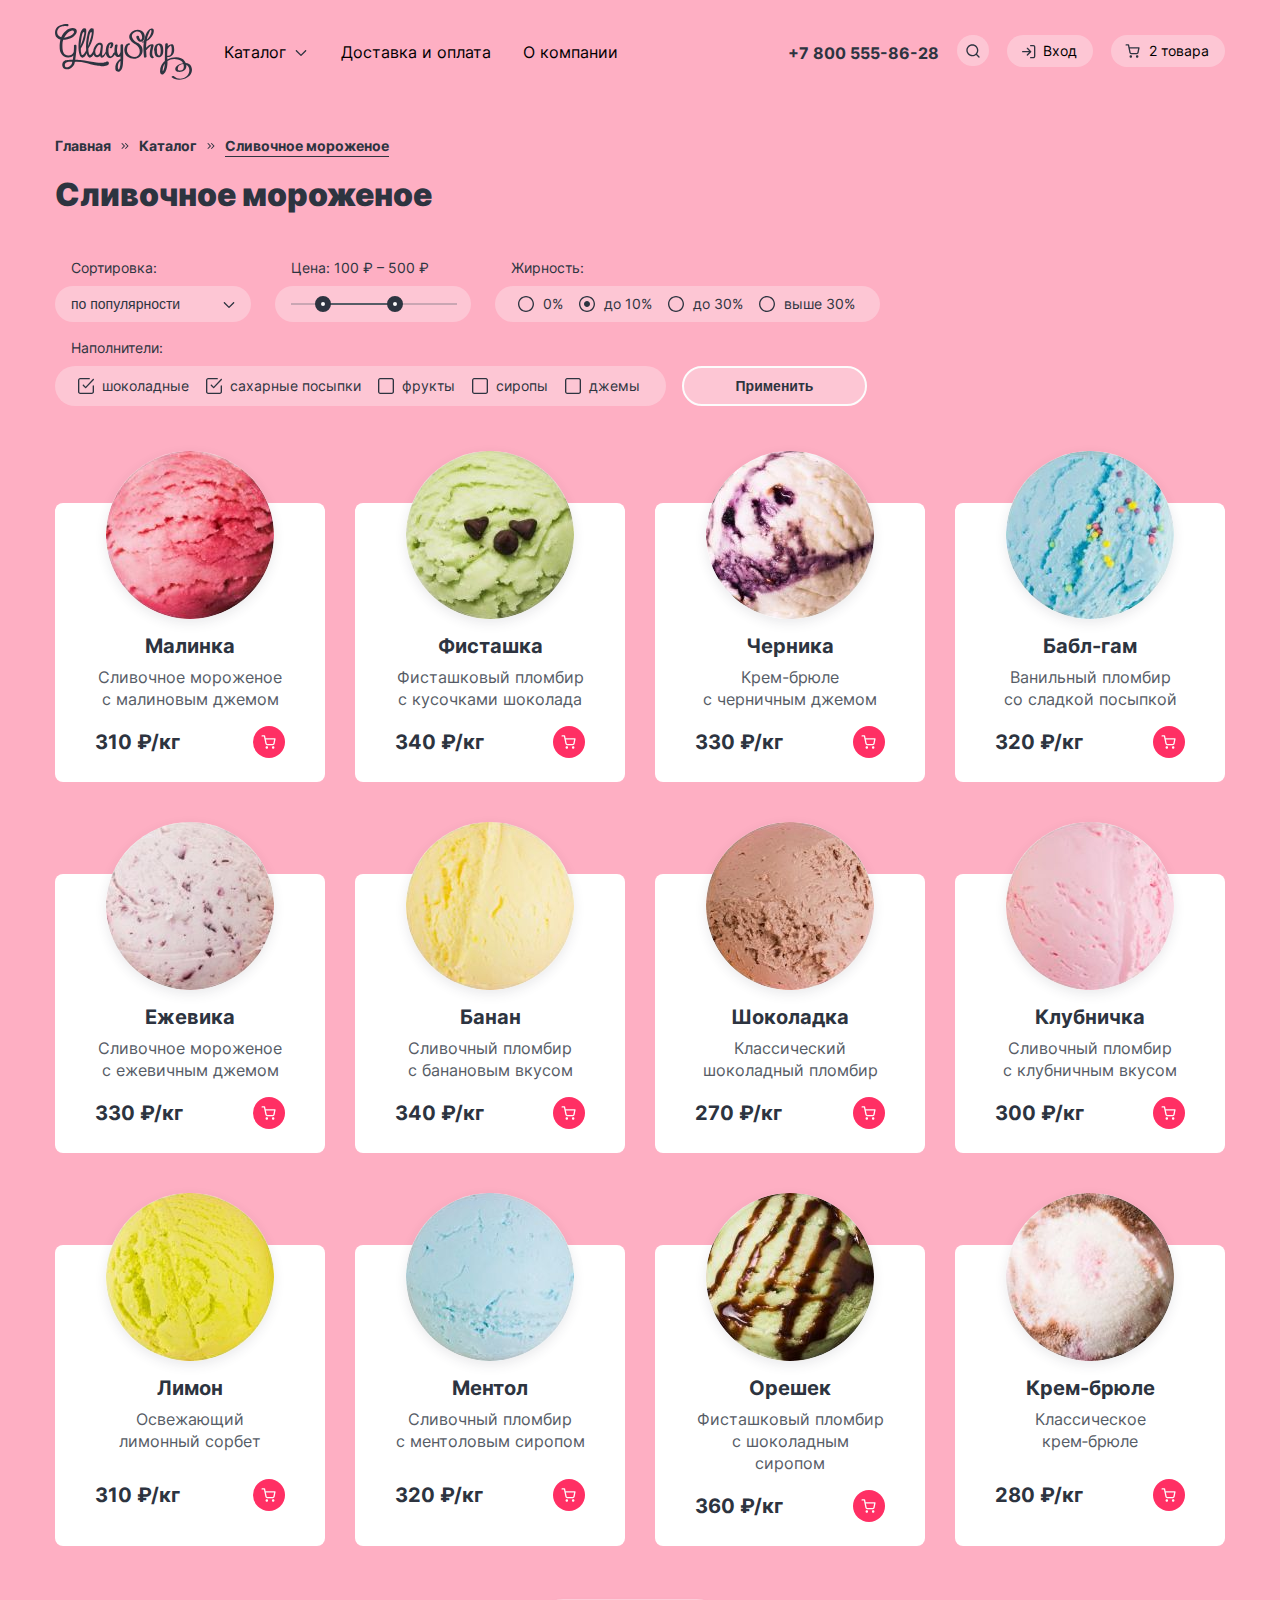
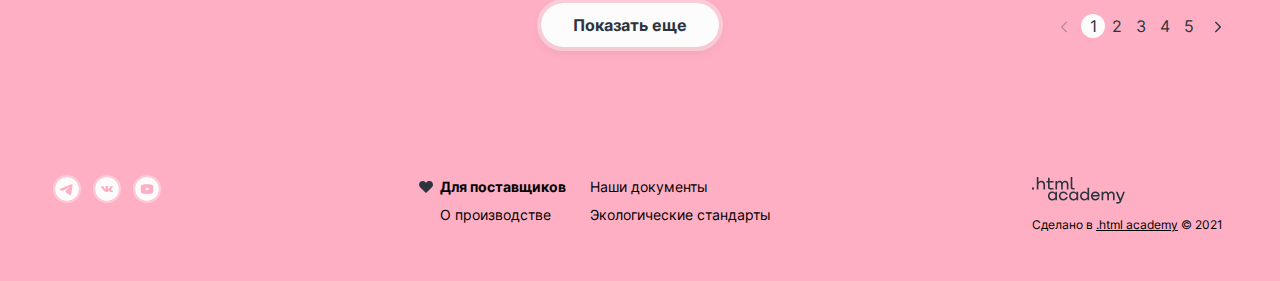
<file: catalog.html>
<!DOCTYPE html>
<html lang="ru">

  <head>
    <meta charset="utf-8">
    <title>HTML Academy: Глейси | Каталог</title>
    <link rel="stylesheet" href="css/styles.css">
    <link rel="icon" href="favicon.ico">
    <link rel="icon" type="image/png" sizes="32x32" href="favicon32.png">
  </head>

  <body>
    <div class="page-wrapper">

      <header class="page-header">
        <a class="header-logo" href="index.html">
          <svg class="logo" width="137" height="55.716" viewBox="0 0 359 146" fill="none"
            xmlns="http://www.w3.org/2000/svg">
            <path
              d="M138.334 98.4375C136.614 98.24 134.873 98.5409 133.318 99.3046C133.318 99.3046 126.318 105.187 91.6923 98.4141C66.2365 93.4224 53.0069 93.938 53.0069 93.938C53.0069 93.938 57.2768 64.6439 56.1102 56.4416C56.0566 55.8365 55.7712 55.276 55.3142 54.8781C54.8572 54.4803 54.2642 54.2763 53.6603 54.309C51.117 54.309 49.5771 55.2933 49.5771 56.6525C49.7952 62.1901 49.6002 67.7363 48.9937 73.2447C47.9368 76.1548 45.9526 78.633 43.3493 80.2942C40.7461 81.9554 37.6695 82.7066 34.5976 82.4313C23.5146 81.6579 21.1814 73.6431 20.2014 68.1827C19.2214 62.7223 18.6614 47.4659 21.578 41.2322C21.578 41.2322 38.2841 41.818 48.7837 32.8189C59.2834 23.8198 58.6301 16.0393 53.6603 12.7115C48.6904 9.38372 37.0475 9.9696 28.1111 18.1719C22.9802 22.6735 18.9284 28.2814 16.2582 34.5766C16.2582 34.5766 3.12197 31.7643 6.13186 17.9844C9.32842 3.59523 28.9044 5.28256 28.9044 5.28256C32.9876 6.07936 33.1743 6.45432 34.5276 5.09508C35.8809 3.73584 36.8608 0.220556 30.4444 0.0096391C24.0279 -0.201278 4.77858 2.98591 1.09204 15.8284C-2.85116 29.4911 4.42859 39.2636 14.2049 40.7869C14.2049 40.7869 8.86177 64.4565 15.4649 76.1741C17.2953 79.877 20.18 82.95 23.7528 85.003C27.3255 87.0559 31.4251 87.9961 35.5309 87.7042C39.3807 87.7042 46.1938 85.5481 48.1304 82.4313C48.1304 82.4313 47.2205 90.8211 46.4505 93.8676C46.4505 93.8676 30.2577 93.6567 25.1945 96.2112C16.5848 100.781 18.3814 111.491 21.6947 115.287C24.4946 118.521 32.9176 120.279 39.0074 117.397C42.4929 115.712 45.5035 113.178 47.7652 110.027C50.0269 106.875 51.4679 103.205 51.957 99.3515C61.809 98.8423 71.6788 99.9182 81.1926 102.539C95.5888 106.851 115.631 110.882 121.651 110.882C127.671 110.882 140.317 109.147 141.087 104.109C141.507 100.781 140.271 99.0468 138.334 98.4375ZM37.0008 20.117C37.0008 20.117 44.6539 14.2582 48.3171 17.9141C49.1396 18.8051 49.6138 19.9647 49.6524 21.1791C49.6909 22.3935 49.2913 23.581 48.5271 24.5229C46.9871 26.5383 42.9273 32.9127 23.6546 36.0764C23.6546 36.0764 29.7211 25.39 37.0008 20.117ZM37.6308 111.303C37.6308 111.303 27.0612 117.092 25.9645 109.241C25.5408 107.604 25.6897 105.871 26.3862 104.33C27.0828 102.79 28.2848 101.537 29.7911 100.781C31.6343 99.8671 34.1542 98.7187 45.1439 99.1171C45.0207 101.621 44.2668 104.053 42.9528 106.184C41.6388 108.315 39.8076 110.077 37.6308 111.303Z"
              fill="#2D3440" />
            <path
              d="M171.676 55.6214C171.676 60.9177 171.676 66.1907 171.676 71.487C171.676 71.487 171.676 71.6745 171.676 71.7682C171.492 73.8779 170.803 75.9118 169.67 77.6973C168.953 78.9942 168.022 80.1591 166.916 81.1423C165.68 82.2203 164.863 79.8065 164.396 78.7988C161.153 71.9792 162.717 62.8394 163.977 55.6917C164.56 52.2701 157.653 53.1607 157.117 56.2073C155.858 62.2999 155.426 68.5356 155.833 74.7445C155.222 74.7929 154.627 74.9702 154.089 75.265C153.55 75.5598 153.079 75.9654 152.707 76.4553C151.517 79.0097 148.04 87.4933 143.771 84.0952C140.691 81.7516 140.364 75.3304 140.037 71.7448C139.666 66.7746 140.317 61.7807 141.951 57.0744C141.811 57.4728 144.61 50.4422 145.847 53.0669C146.181 54.3178 146.227 55.6287 145.98 56.8999C145.734 58.1711 145.201 59.369 144.424 60.4022C140.761 63.1675 146.454 64.3158 148.67 62.6285C152.87 59.4648 155.67 49.247 148.507 48.0284C140.411 46.6691 135.814 54.8715 134.111 61.3864C133.208 65.1279 132.815 68.9752 132.944 72.8228C131.824 74.7914 128.044 81.1189 125.828 82.1969C123.215 83.5561 123.261 81.6579 123.355 80.4393C123.448 79.2206 124.615 68.3701 125.244 61.0583C125.797 58.1556 125.387 55.1511 124.078 52.5045C123.075 50.4656 114.745 45.8958 107.418 54.4731C103.291 58.9981 100.765 64.7643 100.232 70.8777C99.742 71.862 99.2054 72.9166 98.5754 74.0649C95.0755 80.5096 90.6657 83.2281 89.1024 78.7519C87.5299 74.0893 86.9341 69.1505 87.3524 64.2455C92.7893 55.7923 96.7798 46.4851 99.1587 36.7092C102.659 21.1013 102.005 13.3443 100.115 12.0319C98.2254 10.7195 90.199 7.48547 85.3692 26.6789C81.786 40.3357 80.5317 54.5035 81.6593 68.5811C80.9127 70.1746 79.9794 72.0963 78.7894 74.2758C75.2895 80.7205 70.903 83.439 69.3164 78.9628C67.7755 74.2936 67.2115 69.3549 67.6598 64.4565C73.0966 56.0032 77.0871 46.696 79.466 36.9201C83.0826 21.1013 82.3593 13.3443 80.4693 12.0319C78.5794 10.7195 70.553 7.48547 65.7465 26.6789C60.94 45.8723 59.9834 66.8 64.5799 80.8611C64.5799 80.8611 67.0998 88.7822 71.813 88.1963C75.7095 87.7042 80.3527 83.8608 83.0826 76.6896C83.3913 78.0991 83.7729 79.4915 84.2259 80.8611C84.2259 80.8611 86.7458 88.7822 91.459 88.1963C94.6555 87.7979 98.4587 85.1029 101.119 80.1815C102.775 84.4701 106.345 88.0088 110.942 87.212C117.171 86.0872 118.455 82.689 118.455 82.689C118.455 82.689 118.338 88.2666 122.328 88.2666C125.874 88.2666 128.698 86.1809 131.498 80.8611C132.454 79.0566 133.014 78.002 133.318 77.3927C134.134 82.4313 136.211 86.9074 140.317 88.7119C147.317 91.7585 153.43 85.97 157.023 80.2518C157.484 81.6298 158.235 82.8917 159.226 83.9514C160.216 85.011 161.423 85.8435 162.763 86.3918C164.291 86.8741 165.921 86.9259 167.477 86.5415C169.032 86.1572 170.452 85.3516 171.583 84.2123V92.4615C170.304 92.3932 169.036 92.7381 167.966 93.4458C164.394 96.3896 161.624 100.195 159.914 104.507C158.204 108.819 157.611 113.495 158.19 118.1C158.289 119.345 158.693 120.547 159.366 121.598C160.04 122.649 160.962 123.516 162.05 124.121C163.138 124.727 164.359 125.053 165.603 125.069C166.847 125.086 168.076 124.793 169.18 124.216C176.413 121.052 177.509 110.155 178.116 103.5C179.586 87.4933 178.443 70.8308 178.443 54.7777C178.443 51.8249 171.676 53.2076 171.676 55.6214ZM70.5763 29.374C72.1863 23.1636 73.6796 20.6795 75.2429 20.6795C76.8061 20.6795 77.4128 22.3434 76.3161 27.7101C74.2814 38.0033 71.0796 48.0286 66.7731 57.5899C66.7731 57.5899 68.9664 35.6077 70.5763 29.374ZM90.2223 29.374C91.8323 23.1636 93.3256 20.6795 94.7722 20.6795C96.2188 20.6795 96.9654 22.3434 95.8688 27.7101C94.7722 33.0767 91.2023 47.9112 86.3258 57.5899C86.3258 57.5899 88.6591 35.6077 90.2223 29.374ZM120.228 58.5977C120.041 59.9569 119.155 68.6514 117.895 73.3384C116.635 78.0254 115.771 79.6893 111.992 81.3064C108.212 82.9234 106.298 77.9786 106.298 77.9786C103.615 70.4793 107.208 63.9174 110.195 59.4179C113.182 54.9183 116.191 54.5199 117.918 54.7308C118.323 54.8322 118.703 55.0127 119.038 55.2619C119.373 55.5112 119.656 55.8243 119.871 56.1834C120.085 56.5425 120.227 56.9406 120.289 57.3548C120.35 57.7691 120.329 58.1914 120.228 58.5977ZM171.49 100.781C171.63 107.081 170.371 113.334 167.803 119.084C166.17 119.412 165.47 118.803 164.91 116.178C164.525 113.654 164.525 111.086 164.91 108.562C165.673 103.925 167.956 99.6773 171.396 96.4924C171.513 97.9688 171.513 99.3984 171.49 100.781Z"
              fill="#2D3440" />
            <path
              d="M215.355 48.9892C212.32 47.6446 209.58 45.7098 207.294 43.2965C205.007 40.8832 203.219 38.039 202.032 34.9281C199.045 25.9758 208.845 19.3671 216.661 19.7655C224.478 20.1639 228.654 28.2491 228.328 35.4905C228.188 38.045 226.578 43.81 223.428 40.8103C221.345 38.4356 220.07 35.4556 219.788 32.3034C219.321 29.4677 212.555 31.155 213.022 34.1313C214.375 42.7086 223.568 52.153 231.454 43.1773C233.068 41.1451 234.203 38.7725 234.773 36.2373C235.344 33.7021 235.337 31.0699 234.751 28.5381C234.165 26.0063 233.016 23.6405 231.391 21.618C229.765 19.5955 227.705 17.9687 225.364 16.8596C220.085 14.7946 214.246 14.6813 208.891 16.5401C203.536 18.3988 199.013 22.1085 196.129 27.007C189.759 38.3731 202.545 49.4814 211.598 53.5357C226.134 61.3396 226.671 86.4621 207.352 86.6262C203.383 86.5347 199.537 85.2262 196.329 82.8762C193.122 80.5262 190.707 77.2471 189.409 73.479C188.079 69.5419 188.756 55.7854 194.075 54.7309C198.299 53.9106 197.155 50.0438 193.026 50.7703C184.369 52.4576 181.173 63.6831 182.013 71.5339C183.366 84.0483 195.032 91.0554 206.815 90.9617C212.028 91.1121 217.129 89.425 221.233 86.1932C225.337 82.9614 228.186 78.3886 229.284 73.2681C230.151 68.2243 229.233 63.0347 226.688 58.5999C224.144 54.1651 220.134 50.7649 215.355 48.9892Z"
              fill="#2D3440" />
            <path
              d="M258.707 86.2278C252.057 82.5719 255.86 68.4873 256.863 63.0738C257.517 59.5819 260.48 54.1918 255.72 52.9966C250.144 51.6374 243.517 56.9572 238.734 62.0426C238.73 56.1756 239.159 50.3164 240.017 44.5131C247.395 40.8156 253.303 34.7086 256.77 27.1945C259.803 21.1013 261.297 8.44631 251.03 12.1491C241.697 15.43 238.501 26.2102 235.584 34.8578C234.482 38.2027 233.632 41.6261 233.041 45.099C232.11 45.4914 231.16 45.8356 230.194 46.1301C226.321 47.3488 226.834 49.4345 230.754 48.2159L232.644 47.6065C230.778 60.7537 232.038 74.5336 233.227 87.4464C233.227 88.7119 240.227 87.4464 239.971 85.6184C239.457 79.8534 239.014 74.0883 238.827 68.3701C239.391 68.2047 239.899 67.8888 240.297 67.4562C242.444 64.7491 244.851 62.2607 247.484 60.0272C248.184 59.3945 248.907 58.8086 249.63 58.2461L250.704 57.4493C252.267 56.2073 252.57 56.1838 251.59 57.4493C251.225 59.6841 250.742 61.8979 250.144 64.0815C248.86 71.1121 245.174 84.9154 253.27 89.3447C255.02 90.2352 261.32 87.6104 258.707 86.2278ZM243.564 29.7255C244.287 27.6397 245.244 25.5774 246.13 23.562C247.227 21.031 250.167 12.3834 252.29 16.5315C253.993 19.8358 251.31 25.2494 250.12 28.4131C248.247 33.3595 245.009 37.6678 240.787 40.8338C241.468 37.0736 242.396 33.3627 243.564 29.7255Z"
              fill="#2D3440" />
            <path
              d="M283.789 69.7997C283.789 62.0895 282.926 52.1998 273.756 51.3796C263.7 50.4656 259.757 61.0349 259.617 68.9326C259.602 69.2121 259.672 69.4894 259.818 69.7279C259.964 69.9665 260.178 70.1549 260.433 70.2684C260.433 77.6505 262.206 87.2823 270.956 87.1183C280.709 86.9777 283.789 78.4238 283.789 69.7997ZM272.123 82.6422C266.43 80.2987 266.943 70.4324 267.316 65.6751C267.351 65.436 267.316 65.1919 267.217 64.9718C267.118 64.7517 266.958 64.5648 266.756 64.433C267.456 59.746 269.276 52.7154 273.429 56.2073C276.743 59.0664 276.813 65.9329 276.976 69.8934C277.116 72.6588 276.766 84.3764 272.146 82.6422H272.123Z"
              fill="#2D3440" />
            <path
              d="M357.287 112.1C354.673 105.351 348.934 102.726 342.61 102.445C341.905 100.732 341.021 99.0977 339.974 97.5704C330.851 84.0014 309.198 85.8528 294.522 92.8834C294.522 90.7508 294.312 88.6182 294.219 86.4855C297.139 86.7224 300.07 86.2 302.73 84.9686C305.391 83.7372 307.691 81.8383 309.408 79.455C313.305 73.854 312.745 63.9174 311.205 57.6368C309.758 51.7311 304.018 52.7857 299.702 54.7543C298.113 55.5097 296.65 56.5056 295.362 57.7071C295.362 56.137 295.619 54.5434 295.735 53.0201C295.992 49.4111 289.109 50.325 288.876 53.5122C287.802 68.0186 288.176 82.4781 287.849 96.9611C283.708 100.378 280.42 104.719 278.244 109.638C276.069 114.557 275.068 119.918 275.319 125.294C275.319 130.614 279.823 134.668 284.652 130.872C291.396 125.669 293.449 115.334 294.382 107.437C294.764 103.912 294.889 100.364 294.755 96.8205C300.017 93.3551 306.162 91.4895 312.454 91.4479C318.745 91.4064 324.915 93.1906 330.221 96.5861C332.499 98.2019 334.324 100.381 335.517 102.914C331.787 103.584 328.162 104.75 324.738 106.382C320.748 108.304 314.821 112.85 315.101 117.936C315.056 119.545 315.562 121.121 316.534 122.401C317.507 123.68 318.887 124.586 320.445 124.966C320.657 125.074 320.885 125.146 321.121 125.177C335.447 127.521 346.11 119.014 344.057 107.038C351.057 110.858 353.647 119.717 351.173 127.333C345.597 144.441 324.131 148.261 311.625 136.824C310.272 135.606 304.182 138.184 305.255 139.168C323.314 155.737 368.3 140.41 357.287 112.1ZM287.429 107.952C287.231 112.09 286.331 116.164 284.769 119.998C284.186 121.287 283.556 122.529 282.879 123.748C282.879 123.748 282.272 123.888 282.156 122.06C282.146 115.495 284.044 109.069 287.616 103.57C287.569 105.023 287.522 106.499 287.429 107.952ZM294.732 66.0969C294.867 65.9815 294.985 65.8473 295.082 65.6985C296.335 63.5766 297.822 61.6034 299.515 59.8163C300.736 58.4219 302.16 57.2209 303.738 56.2541C304.485 56.6291 305.255 58.5977 305.535 61.2458C306.258 67.7608 306.562 84.9154 296.342 83.2984C295.545 83.2627 294.749 83.3985 294.009 83.6968C293.985 77.7442 294.312 71.9323 294.732 66.0969ZM325.251 121.732H325.111C321.191 120.795 321.611 117.045 322.124 114.514C323.268 108.585 330.454 105.398 336.381 105.14C339.391 113.577 337.081 123.677 325.251 121.732Z"
              fill="#2D3440" />
          </svg>
        </a>

        <nav class="header-nav">

          <ul class="header-items">
            <li class="nav-wrapper">
              <div class="nav-item-dropable">
                <a class="nav-link-dropable" href="catalog.html">
                  Каталог
                </a>
                  <svg class="dropable-svg" width="16" height="16" viewBox="0 0 16 16" fill="none" xmlns="http://www.w3.org/2000/svg">
                    <path class="dropable-svg-path" fill-rule="evenodd" clip-rule="evenodd" d="M3.80799 6.19526C3.54764 5.93491 3.12553 5.93491 2.86518 6.19526C2.60483 6.45561 2.60483 6.87772 2.86518 7.13807L7.52553 11.7984C7.52759 11.8005 7.52967 11.8026 7.53177 11.8047C7.66246 11.9354 7.83392 12.0005 8.00521 12C8.17518 11.9995 8.34498 11.9344 8.47466 11.8047C8.47675 11.8027 8.47881 11.8006 8.48087 11.7985L13.1412 7.13807C13.4016 6.87772 13.4016 6.45561 13.1412 6.19526C12.8809 5.93491 12.4588 5.93491 12.1984 6.19526L8.00321 10.3905L3.80799 6.19526Z" fill="#2D3440"/>
                  </svg>

              </div>
              <div class="submenu-wrapper">
                <!-- Для устранения разрыва м/у пунтом шапик и его вспылвающим блоком. -->
                <div class="submenu submenu-catalog">
                  <ul class="catalog-list">
                    <li class="catalog-item catalog-important">
                      <a class="catalog-link" href="#">Новинки</a>
                    </li>
                    <li class="catalog-item">
                      <a class="catalog-link" href="#">Сливочное</a>
                    </li>
                    <li class="catalog-item">
                      <a class="catalog-link" href="#">Щербеты</a>
                    </li>
                    <li class="catalog-item">
                      <a class="catalog-link" href="#">Фруктовый лед</a>
                    </li>
                    <li class="catalog-item">
                      <a class="catalog-link" href="#">Мелорин</a>
                    </li>
                  </ul>
                </div>
              </div>
            </li>
            <li class="nav-item">
              <a class=nav-link href="#">Доставка и оплата</a>
            </li>
            <li class="nav-item">
              <a class="nav-link" href="#">О компании</a>
            </li>
          </ul>
        </nav>
        <div class="header-actives">

          <div class="header-tels">
            <a class="header-tel" href="tel:+78005558628">+7 800 555-86-28</a>
          </div>

          <div class="nav-wrapper">
            <a class="header-active header-search" href="#">
              <svg class="header-active-svg" width="16" height="16" viewBox="0 0 16 16" fill="none" xmlns="http://www.w3.org/2000/svg">
                <path class="header-active-path" fill-rule="evenodd" clip-rule="evenodd"
                  d="M2.66341 7.33008C2.66341 4.75275 4.75275 2.66341 7.33008 2.66341C9.90741 2.66341 11.9967 4.75275 11.9967 7.33008C11.9967 8.58735 11.4995 9.7285 10.691 10.5676C10.6682 10.5852 10.6462 10.6044 10.6253 10.6253C10.6044 10.6463 10.5852 10.6682 10.5676 10.6911C9.72847 11.4996 8.58734 11.9967 7.33008 11.9967C4.75275 11.9967 2.66341 9.90741 2.66341 7.33008ZM11.0752 12.018C10.0487 12.8391 8.74675 13.3301 7.33008 13.3301C4.01637 13.3301 1.33008 10.6438 1.33008 7.33008C1.33008 4.01637 4.01637 1.33008 7.33008 1.33008C10.6438 1.33008 13.3301 4.01637 13.3301 7.33008C13.3301 8.74676 12.8391 10.0488 12.018 11.0752L14.4681 13.5253C14.7285 13.7857 14.7285 14.2078 14.4681 14.4682C14.2078 14.7285 13.7857 14.7285 13.5253 14.4682L11.0752 12.018Z"
                  fill="#2D3440" />
              </svg>
              <span class="visually-hidden">Поиск</span>
            </a>
            <div class="popover-wrapper">
              <div class="popover popover-search">
                <form class="form-search" action="https://echo.htmlacademy.ru/" method="get">
                  <label class="visually-hidden" for="site-search">Поиск по сайту</label>
                  <input class="input input-search" type="search" id="site-search" name="site-search" placeholder="Поиск по сайту" required>
                  <button class="btn-search-reset" type="reset">
                    <svg width="16" height="16" viewBox="0 0 16 16" fill="none" xmlns="http://www.w3.org/2000/svg">
                      <path fill-rule="evenodd" clip-rule="evenodd" d="M12.803 4.13807C13.0634 3.87772 13.0634 3.45561 12.803 3.19526C12.5427 2.93491 12.1206 2.93491 11.8602 3.19526L7.99914 7.05633L4.13807 3.19526C3.87772 2.93491 3.45561 2.93491 3.19526 3.19526C2.93491 3.45561 2.93491 3.87772 3.19526 4.13807L7.05633 7.99914L3.19526 11.8602C2.93491 12.1206 2.93491 12.5427 3.19526 12.803C3.45561 13.0634 3.87772 13.0634 4.13807 12.803L7.99914 8.94195L11.8602 12.803C12.1206 13.0634 12.5427 13.0634 12.803 12.803C13.0634 12.5427 13.0634 12.1206 12.803 11.8602L8.94195 7.99914L12.803 4.13807Z" fill="#2D3440"/>
                    </svg>
                    <span class="visually-hidden">Очистить строку поиска.</span>
                  </button>
                </form>
              </div>
            </div>
          </div>

          <div class="nav-wrapper">
            <a class="header-active header-login" href="#">
              <svg class="header-active-svg header-login-icon" width="16" height="16" viewBox="0 0 16 16" fill="none" xmlns="http://www.w3.org/2000/svg">
                <path class="header-active-path" fill-rule="evenodd" clip-rule="evenodd" d="M9 1.66667C9 1.29848 9.29848 1 9.66667 1H12.3333C12.8638 1 13.3725 1.21071 13.7475 1.58579C14.1226 1.96086 14.3333 2.46957 14.3333 3V12.3333C14.3333 12.8638 14.1226 13.3725 13.7475 13.7475C13.3725 14.1226 12.8638 14.3333 12.3333 14.3333H9.66667C9.29848 14.3333 9 14.0349 9 13.6667C9 13.2985 9.29848 13 9.66667 13H12.3333C12.5101 13 12.6797 12.9298 12.8047 12.8047C12.9298 12.6797 13 12.5101 13 12.3333V3C13 2.82319 12.9298 2.65362 12.8047 2.5286C12.6797 2.40357 12.5101 2.33333 12.3333 2.33333H9.66667C9.29848 2.33333 9 2.03486 9 1.66667ZM5.86189 3.86193C6.12224 3.60158 6.54435 3.60158 6.8047 3.86193L10.1338 7.19103C10.1509 7.20785 10.1671 7.22559 10.1824 7.24416C10.2142 7.28296 10.2411 7.32451 10.2628 7.36795C10.3079 7.45781 10.3333 7.55927 10.3333 7.66667C10.3333 7.77529 10.3074 7.87785 10.2613 7.96846C10.241 8.00841 10.2164 8.04675 10.1876 8.08278C10.1708 8.10378 10.1527 8.12375 10.1335 8.14256L6.8047 11.4714C6.54435 11.7318 6.12224 11.7318 5.86189 11.4714C5.60154 11.2111 5.60154 10.7889 5.86189 10.5286L8.05715 8.33333H1.66667C1.29848 8.33333 1 8.03486 1 7.66667C1 7.29848 1.29848 7 1.66667 7H8.05715L5.86189 4.80474C5.60154 4.54439 5.60154 4.12228 5.86189 3.86193Z" fill="#2D3440"/>
              </svg>
              Вход
            </a>
            <div class="popover-wrapper">
              <div class="popover popover-login">
                <form class="form-login" action="https://echo.htmlacademy.ru/" method="post">
                  <div class="popover-title">Личный кабинет</div>
                  <div class="popover-inputs"> <!-- На случай добавления новых input'ов; margin-bottom до кнопки в макете увеличен.-->
                    <input class="input input-login-email" type="email" id="login-email" name="login-email"
                      placeholder="Ваш e-mail" value="email@example.com" required>
                    <input class="input input-login-password" type="password" id="login-password" name="login-password"
                      placeholder="Пароль" value="******" required>
                  </div>
                  <div class="popover-login-actives">
                    <button class="btn-additional btn-login" type="submit">Войти</button>
                    <div class="poppver-login-links">
                      <a class="popover-login-link" href="#">Забыли пароль?</a>
                      <a class="popover-login-link" href="#">Регистрация</a>
                    </div>
                  </div>
                </form>
              </div>
            </div>
          </div>

          <div class="nav-wrapper">
            <a class="header-active header-basket" href="#">
              <svg class="header-active-svg header-basket-icon" width="16" height="16" viewBox="0 0 16 16" fill="none" xmlns="http://www.w3.org/2000/svg">
                <path class="header-active-path" fill-rule="evenodd" clip-rule="evenodd" d="M1.16667 1.25C0.798477 1.25 0.5 1.54848 0.5 1.91667C0.5 2.28486 0.798477 2.58333 1.16667 2.58333H2.93794L3.40537 4.91872C3.40821 4.93667 3.41176 4.95438 3.416 4.97182L4.38338 9.80515L4.3835 9.80571C4.46706 10.2257 4.69562 10.603 5.02921 10.8715C5.36111 11.1387 5.77595 11.2813 6.20183 11.2748H11.8225C12.2484 11.2813 12.6633 11.1387 12.9952 10.8715C13.3289 10.6029 13.5575 10.2254 13.641 9.80515L13.641 9.80515L13.642 9.80016L14.5691 4.93872C14.6063 4.74355 14.5545 4.54195 14.4279 4.38887C14.3012 4.23578 14.1129 4.14716 13.9142 4.14716H4.61072L4.1381 1.78583C4.07574 1.47426 3.80215 1.25 3.4844 1.25H1.16667ZM5.69098 9.54444L4.87759 5.4805H13.1084L12.3328 9.54736C12.31 9.65988 12.2485 9.7609 12.1591 9.83291C12.0691 9.90535 11.9565 9.94383 11.841 9.94162L11.841 9.94149H11.8282H6.19614V9.94137L6.18337 9.94162C6.06787 9.94383 5.95528 9.90535 5.8653 9.83291C5.77531 9.76048 5.71368 9.6587 5.69117 9.5454L5.69098 9.54444ZM4.55739 13.5054C4.55739 12.8175 5.1151 12.2597 5.80307 12.2597C6.49105 12.2597 7.04876 12.8175 7.04876 13.5054C7.04876 14.1934 6.49105 14.7511 5.80307 14.7511C5.1151 14.7511 4.55739 14.1934 4.55739 13.5054ZM10.9307 13.5054C10.9307 12.8175 11.4884 12.2597 12.1764 12.2597C12.8644 12.2597 13.4221 12.8175 13.4221 13.5054C13.4221 14.1934 12.8644 14.7511 12.1764 14.7511C11.4884 14.7511 10.9307 14.1934 10.9307 13.5054Z" fill="#2D3440"/>
              </svg>
              2 товара
            </a>

            <div class="popover-wrapper">
              <div class="popover-emptybasket"> <!-- по умолчанию скрыто стилями, для проверки нужно убрать display: none; -->
                Ваша корзина пока пуста
              </div>
            </div>

            <div class="popover-wrapper">
              <div class="popover popover-basket">
                <form class="form-basket" action="https://echo.htmlacademy.ru/" method="post">

                  <!-- Общие данные  всего заказа, для отправки на бек. -->
                  <input type="hidden" name="user-action" value="user-order-popup">
                  <input type="hidden" name="date" value="2023-09-16">
                  <input type="hidden" name="time" value="14:20:00">
                  <input type="hidden" name="user" value="%username">

                  <div class="popover-title">Корзина</div>
                  <ul class="basket-list">
                    <li class="basket-item">
                      <a class="basket-goods" href="#">
                        <img class="basket-photo" src="images/goods-small/goods-small-sku0001-raspberry.jpg" width="46" height="46"
                          alt="Малинка">
                        <div class="basket-name">Малинка</div>
                        <div class="basket-price">1&nbsp;кг&nbsp;х 310&nbsp;₽</div>
                      </a>
                      <div class="basket-cost">310&nbsp;₽</div>
                      <button class="btn-basketremove">
                        <svg width="16" height="16" viewBox="0 0 16 16" fill="none" xmlns="http://www.w3.org/2000/svg">
                          <path fill-rule="evenodd" clip-rule="evenodd"
                            d="M12.803 4.13807C13.0634 3.87772 13.0634 3.45561 12.803 3.19526C12.5427 2.93491 12.1206 2.93491 11.8602 3.19526L7.99914 7.05633L4.13807 3.19526C3.87772 2.93491 3.45561 2.93491 3.19526 3.19526C2.93491 3.45561 2.93491 3.87772 3.19526 4.13807L7.05633 7.99914L3.19526 11.8602C2.93491 12.1206 2.93491 12.5427 3.19526 12.803C3.45561 13.0634 3.87772 13.0634 4.13807 12.803L7.99914 8.94195L11.8602 12.803C12.1206 13.0634 12.5427 13.0634 12.803 12.803C13.0634 12.5427 13.0634 12.1206 12.803 11.8602L8.94195 7.99914L12.803 4.13807Z"
                            fill="#2D3440" />
                        </svg>
                        <span class="visually-hidden">Убрать из корзины.</span>
                      </button>
                      <!-- Данные заказа для каждой позиции -->
                      <input type="hidden" name="sku" value="sku0001">
                      <input type="hidden" name="amount" value="1">
                      <input type="hidden" name="price" value="310">
                      <input type="hidden" name="subtotal" value="310">
                    </li>
                    <li class="basket-item">
                      <a class="basket-goods" href="#">
                        <img class="basket-photo" src="images/goods-small/goods-small-sku0004-bubblegum.jpg" width="46"
                          height="46" alt="Бабл-гам">
                        <div class="basket-name">Бабл-гам</div>
                        <div class="basket-price">1,5&nbsp;кг&nbsp;х 320&nbsp;₽</div>
                      </a>
                      <div class="basket-cost">480&nbsp;₽</div>
                      <button class="btn-basketremove">
                        <svg width="16" height="16" viewBox="0 0 16 16" fill="none" xmlns="http://www.w3.org/2000/svg">
                          <path fill-rule="evenodd" clip-rule="evenodd"
                            d="M12.803 4.13807C13.0634 3.87772 13.0634 3.45561 12.803 3.19526C12.5427 2.93491 12.1206 2.93491 11.8602 3.19526L7.99914 7.05633L4.13807 3.19526C3.87772 2.93491 3.45561 2.93491 3.19526 3.19526C2.93491 3.45561 2.93491 3.87772 3.19526 4.13807L7.05633 7.99914L3.19526 11.8602C2.93491 12.1206 2.93491 12.5427 3.19526 12.803C3.45561 13.0634 3.87772 13.0634 4.13807 12.803L7.99914 8.94195L11.8602 12.803C12.1206 13.0634 12.5427 13.0634 12.803 12.803C13.0634 12.5427 13.0634 12.1206 12.803 11.8602L8.94195 7.99914L12.803 4.13807Z"
                            fill="#2D3440" />
                        </svg>
                        <span class="visually-hidden">Убрать из корзины.</span>
                      </button>
                      <input type="hidden" name="sku" value="sku0004">
                      <input type="hidden" name="amount" value="1.5">
                      <input type="hidden" name="price" value="320">
                      <input type="hidden" name="subtotal" value="480">
                    </li>
                  </ul>
                  <div class="basket-order">
                    <button class="btn-additional btn-order">Оформить заказ</button>
                    <span class="basket-total">Итого: 790&nbsp;₽</span>
                  </div>

                  </form>
              </div>
            </div>
          </div>
        </div>

      </header>

      <main class="page-main">
        <h1 class="visually-hidden">Магазин мороженого Глейси: каталог товаров</h1>

        <section class="catalog-breadcrumbs">
          <h2 class="visually-hidden">Навигация до текущей сттраницы</h2>
          <ul class="breadcrumbs">
            <li class="breadcrumb">
              <a class="breadcrumb-link" href="index.html">Главная</a>
            </li>
            <li class="breadcrumb">
              <a class="breadcrumb-link" href="#">Каталог</a>
            </li>
            <li class="breadcrumb breadcrumb-current">
              <a class="breadcrumb-link" href="">Сливочное мороженое</a>
            </li>
          </ul>
          <h2 class="catalog-title">Сливочное мороженое</h2>
        </section>

        <section class="catalog-filters">
          <h2 class="visually-hidden">Выбор мороженого по параметрам</h2>

          <form class="filters" action="https://echo.htmlacademy.ru/" method="get">

            <div class="filters-line1">
              <div class="filter filted-dropable">
                <label class="filter-label" for="filter-select">Сортировка:</label>
                <select class="filter-select" name="filter-select" id="filter-select">
                    <option value="by-popular" selected>по популярности</option>
                    <option value="by-cheap">по цене</option>
                    <option value="by-new">новинки</option>
                </select>
              </div>

              <div class="filter">
                <label class="filter-label">Цена: 100 ₽ – 500 ₽</label>
                <input type="hidden" name="filter-price-from" value="100">
                <input type="hidden" name="filter-price-to" value="500">
                <div class="filter-range">
                  <div class="range-baseline"></div>
                  <div class="range-topline"></div>
                  <button class="range-pin pin-from" type="button" id="range-from" aria-label="Задать нижний порог цены"></button>
                  <button class="range-pin pin-to" type="button" id="range-to" aria-label="Задать верхний порог цены"></button>
                </div>
              </div>

              <div class="filter">
                <div class="filter-label">Жирность:</div>
                <fieldset class="filter-fieldset-radio">
                  <label class="filter-radio">
                    <input class="radio" type="radio" name="fat" value="fat-zero">
                    <svg class="radio-on" width="16" height="16" viewBox="0 0 16 16" fill="none" xmlns="http://www.w3.org/2000/svg">
                      <g clip-path="url(#clip0_576_2255)">
                      <path fill-rule="evenodd" clip-rule="evenodd" d="M14.6667 8C14.6667 11.6819 11.6819 14.6667 8 14.6667C4.3181 14.6667 1.33333 11.6819 1.33333 8C1.33333 4.3181 4.3181 1.33333 8 1.33333C11.6819 1.33333 14.6667 4.3181 14.6667 8ZM8 16C12.4183 16 16 12.4183 16 8C16 3.58172 12.4183 0 8 0C3.58172 0 0 3.58172 0 8C0 12.4183 3.58172 16 8 16ZM8 11C9.65685 11 11 9.65685 11 8C11 6.34315 9.65685 5 8 5C6.34315 5 5 6.34315 5 8C5 9.65685 6.34315 11 8 11Z" fill="#2D3440"/>
                      </g>
                      <defs>
                      <clipPath>
                      <rect width="16" height="16" fill="white"/>
                      </clipPath>
                      </defs>
                    </svg>
                    <svg class="radio-off" width="16" height="16" viewBox="0 0 16 16" fill="none" xmlns="http://www.w3.org/2000/svg">
                      <g clip-path="url(#clip0_576_2252)">
                      <path fill-rule="evenodd" clip-rule="evenodd" d="M8.00194 1.33333C8.00116 1.33334 8.00037 1.33334 7.99958 1.33334C4.31791 1.33334 1.33333 4.31792 1.33333 7.99958C1.33333 11.6806 4.31686 14.6648 7.99763 14.6658C7.99842 14.6658 7.99921 14.6658 8 14.6658C11.6817 14.6658 14.6662 11.6812 14.6662 7.99957C14.6662 4.31856 11.6827 1.33439 8.00194 1.33333ZM8.00194 15.9991C8.00116 15.9991 8.00037 15.9992 7.99958 15.9992C3.58153 15.9992 0 12.4176 0 7.99958C0 3.58251 3.57996 0.00158592 7.99666 8.18445e-06C7.99777 2.73026e-06 7.99888 0 8 0C12.418 0 15.9996 3.58153 15.9996 7.99957C15.9996 12.417 12.4191 15.9981 8.00194 15.9991Z" fill="#2D3440"/>
                      </g>
                      <defs>
                      <clipPath>
                      <rect width="16" height="16" fill="white"/>
                      </clipPath>
                      </defs>
                    </svg>
                    0%
                  </label>
                  <label class="filter-radio">
                    <input class="radio" type="radio" name="fat" value="fat-upto10" checked>
                    <svg class="radio-on" width="16" height="16" viewBox="0 0 16 16" fill="none" xmlns="http://www.w3.org/2000/svg">
                      <g clip-path="url(#clip0_576_2255)">
                      <path fill-rule="evenodd" clip-rule="evenodd" d="M14.6667 8C14.6667 11.6819 11.6819 14.6667 8 14.6667C4.3181 14.6667 1.33333 11.6819 1.33333 8C1.33333 4.3181 4.3181 1.33333 8 1.33333C11.6819 1.33333 14.6667 4.3181 14.6667 8ZM8 16C12.4183 16 16 12.4183 16 8C16 3.58172 12.4183 0 8 0C3.58172 0 0 3.58172 0 8C0 12.4183 3.58172 16 8 16ZM8 11C9.65685 11 11 9.65685 11 8C11 6.34315 9.65685 5 8 5C6.34315 5 5 6.34315 5 8C5 9.65685 6.34315 11 8 11Z" fill="#2D3440"/>
                      </g>
                      <defs>
                      <clipPath>
                      <rect width="16" height="16" fill="white"/>
                      </clipPath>
                      </defs>
                    </svg>
                    <svg class="radio-off" width="16" height="16" viewBox="0 0 16 16" fill="none" xmlns="http://www.w3.org/2000/svg">
                      <g clip-path="url(#clip0_576_2252)">
                      <path fill-rule="evenodd" clip-rule="evenodd" d="M8.00194 1.33333C8.00116 1.33334 8.00037 1.33334 7.99958 1.33334C4.31791 1.33334 1.33333 4.31792 1.33333 7.99958C1.33333 11.6806 4.31686 14.6648 7.99763 14.6658C7.99842 14.6658 7.99921 14.6658 8 14.6658C11.6817 14.6658 14.6662 11.6812 14.6662 7.99957C14.6662 4.31856 11.6827 1.33439 8.00194 1.33333ZM8.00194 15.9991C8.00116 15.9991 8.00037 15.9992 7.99958 15.9992C3.58153 15.9992 0 12.4176 0 7.99958C0 3.58251 3.57996 0.00158592 7.99666 8.18445e-06C7.99777 2.73026e-06 7.99888 0 8 0C12.418 0 15.9996 3.58153 15.9996 7.99957C15.9996 12.417 12.4191 15.9981 8.00194 15.9991Z" fill="#2D3440"/>
                      </g>
                      <defs>
                      <clipPath>
                      <rect width="16" height="16" fill="white"/>
                      </clipPath>
                      </defs>
                    </svg>
                    до 10%
                  </label>
                  <label class="filter-radio">
                    <input class="radio" type="radio" name="fat" value="fat-upto30">
                    <svg class="radio-on" width="16" height="16" viewBox="0 0 16 16" fill="none" xmlns="http://www.w3.org/2000/svg">
                      <g clip-path="url(#clip0_576_2255)">
                      <path fill-rule="evenodd" clip-rule="evenodd" d="M14.6667 8C14.6667 11.6819 11.6819 14.6667 8 14.6667C4.3181 14.6667 1.33333 11.6819 1.33333 8C1.33333 4.3181 4.3181 1.33333 8 1.33333C11.6819 1.33333 14.6667 4.3181 14.6667 8ZM8 16C12.4183 16 16 12.4183 16 8C16 3.58172 12.4183 0 8 0C3.58172 0 0 3.58172 0 8C0 12.4183 3.58172 16 8 16ZM8 11C9.65685 11 11 9.65685 11 8C11 6.34315 9.65685 5 8 5C6.34315 5 5 6.34315 5 8C5 9.65685 6.34315 11 8 11Z" fill="#2D3440"/>
                      </g>
                      <defs>
                      <clipPath>
                      <rect width="16" height="16" fill="white"/>
                      </clipPath>
                      </defs>
                    </svg>
                    <svg class="radio-off" width="16" height="16" viewBox="0 0 16 16" fill="none" xmlns="http://www.w3.org/2000/svg">
                      <g clip-path="url(#clip0_576_2252)">
                      <path fill-rule="evenodd" clip-rule="evenodd" d="M8.00194 1.33333C8.00116 1.33334 8.00037 1.33334 7.99958 1.33334C4.31791 1.33334 1.33333 4.31792 1.33333 7.99958C1.33333 11.6806 4.31686 14.6648 7.99763 14.6658C7.99842 14.6658 7.99921 14.6658 8 14.6658C11.6817 14.6658 14.6662 11.6812 14.6662 7.99957C14.6662 4.31856 11.6827 1.33439 8.00194 1.33333ZM8.00194 15.9991C8.00116 15.9991 8.00037 15.9992 7.99958 15.9992C3.58153 15.9992 0 12.4176 0 7.99958C0 3.58251 3.57996 0.00158592 7.99666 8.18445e-06C7.99777 2.73026e-06 7.99888 0 8 0C12.418 0 15.9996 3.58153 15.9996 7.99957C15.9996 12.417 12.4191 15.9981 8.00194 15.9991Z" fill="#2D3440"/>
                      </g>
                      <defs>
                      <clipPath>
                      <rect width="16" height="16" fill="white"/>
                      </clipPath>
                      </defs>
                    </svg>
                    до 30%
                  </label>
                  <label class="filter-radio">
                    <input class="radio" type="radio" name="fat" value="fat-above30">
                    <svg class="radio-on" width="16" height="16" viewBox="0 0 16 16" fill="none" xmlns="http://www.w3.org/2000/svg">
                      <g clip-path="url(#clip0_576_2255)">
                      <path fill-rule="evenodd" clip-rule="evenodd" d="M14.6667 8C14.6667 11.6819 11.6819 14.6667 8 14.6667C4.3181 14.6667 1.33333 11.6819 1.33333 8C1.33333 4.3181 4.3181 1.33333 8 1.33333C11.6819 1.33333 14.6667 4.3181 14.6667 8ZM8 16C12.4183 16 16 12.4183 16 8C16 3.58172 12.4183 0 8 0C3.58172 0 0 3.58172 0 8C0 12.4183 3.58172 16 8 16ZM8 11C9.65685 11 11 9.65685 11 8C11 6.34315 9.65685 5 8 5C6.34315 5 5 6.34315 5 8C5 9.65685 6.34315 11 8 11Z" fill="#2D3440"/>
                      </g>
                      <defs>
                      <clipPath>
                      <rect width="16" height="16" fill="white"/>
                      </clipPath>
                      </defs>
                    </svg>
                    <svg class="radio-off" width="16" height="16" viewBox="0 0 16 16" fill="none" xmlns="http://www.w3.org/2000/svg">
                      <g clip-path="url(#clip0_576_2252)">
                      <path fill-rule="evenodd" clip-rule="evenodd" d="M8.00194 1.33333C8.00116 1.33334 8.00037 1.33334 7.99958 1.33334C4.31791 1.33334 1.33333 4.31792 1.33333 7.99958C1.33333 11.6806 4.31686 14.6648 7.99763 14.6658C7.99842 14.6658 7.99921 14.6658 8 14.6658C11.6817 14.6658 14.6662 11.6812 14.6662 7.99957C14.6662 4.31856 11.6827 1.33439 8.00194 1.33333ZM8.00194 15.9991C8.00116 15.9991 8.00037 15.9992 7.99958 15.9992C3.58153 15.9992 0 12.4176 0 7.99958C0 3.58251 3.57996 0.00158592 7.99666 8.18445e-06C7.99777 2.73026e-06 7.99888 0 8 0C12.418 0 15.9996 3.58153 15.9996 7.99957C15.9996 12.417 12.4191 15.9981 8.00194 15.9991Z" fill="#2D3440"/>
                      </g>
                      <defs>
                      <clipPath>
                      <rect width="16" height="16" fill="white"/>
                      </clipPath>
                      </defs>
                    </svg>
                    выше 30%
                  </label>
                </fieldset>
              </div>
            </div>

            <div class="filters-line2">
              <div class="filter">
                <div class="filter-label">Наполнители:</div>
                <fieldset class="filter-fieldset-checkbox">
                  <label class="filter-checkbox">
                    <input class="checkbox" type="checkbox" name="fillers" value="chocolate" checked>
                    <span class="checkbox-text">шоколадные</span>
                    <svg class="checkbox-off" width="16" height="16" viewBox="0 0 16 16" fill="none" xmlns="http://www.w3.org/2000/svg">
                      <g clip-path="url(#clip0_576_2292)">
                      <path fill-rule="evenodd" clip-rule="evenodd" d="M1.61513 1.61538C1.79569 1.43483 2.04057 1.33339 2.2959 1.33339H13.7029C13.9446 1.33339 14.0431 1.36192 14.0976 1.386C14.1553 1.4115 14.2281 1.45987 14.3836 1.61538C14.5908 1.82258 14.6656 2.04763 14.6656 2.29615V13.6647C14.6649 13.6771 14.6646 13.6896 14.6646 13.7021C14.6646 13.9574 14.5632 14.2023 14.3826 14.3829C14.2021 14.5634 13.9572 14.6648 13.7018 14.6648H2.2959C2.04057 14.6648 1.79569 14.5634 1.61513 14.3829C1.43458 14.2023 1.33315 13.9574 1.33315 13.7021V2.29615C1.33315 2.04081 1.43458 1.79593 1.61513 1.61538ZM15.8381 14.5437C15.7237 14.834 15.5503 15.1008 15.3254 15.3257C14.8948 15.7563 14.3108 15.9982 13.7018 15.9982H2.2959C1.68694 15.9982 1.10293 15.7563 0.672325 15.3257C0.241725 14.8951 -0.000183105 14.311 -0.000183105 13.7021V2.29615C-0.000183105 1.68719 0.241725 1.10317 0.672325 0.672569C0.898314 0.44658 1.16656 0.272564 1.45849 0.158214C1.57473 0.0595667 1.72523 6.10352e-05 1.88963 6.10352e-05H2.2959H13.7029C14.0403 6.10352e-05 14.3458 0.0379688 14.6365 0.166421C14.924 0.293453 15.1376 0.483702 15.3265 0.672572C15.808 1.15413 15.999 1.72995 15.999 2.29615V14.1094C15.999 14.2753 15.9384 14.4271 15.8381 14.5437Z" fill="#2D3440"/>
                      </g>
                      <defs>
                      <clipPath>
                      <rect width="16" height="16" fill="white"/>
                      </clipPath>
                      </defs>
                    </svg>
                    <svg class="checkbox-on" width="16" height="16" viewBox="0 0 16 16" fill="none" xmlns="http://www.w3.org/2000/svg">
                      <g clip-path="url(#clip0_576_2293)">
                      <g clip-path="url(#clip1_576_2293)">
                      <path fill-rule="evenodd" clip-rule="evenodd" d="M1.61532 1.61526C1.7958 1.43471 2.04051 1.33333 2.29562 1.33333H11.2545C11.6227 1.33333 11.9212 1.03486 11.9212 0.666667C11.9212 0.298477 11.6227 0 11.2545 0H2.29562C1.68671 0 1.10279 0.241993 0.672314 0.672654C0.241845 1.1033 6.10352e-05 1.68733 6.10352e-05 2.29624V13.7033C6.10352e-05 14.3122 0.241845 14.8962 0.672314 15.3269C1.10279 15.7575 1.68671 15.9995 2.29562 15.9995H13.6978C14.3067 15.9995 14.8907 15.7575 15.3211 15.3269C15.7516 14.8962 15.9934 14.3122 15.9934 13.7033V7.99976C15.9934 7.63157 15.6949 7.3331 15.3267 7.3331C14.9585 7.3331 14.6601 7.63157 14.6601 7.99976V13.7033C14.6601 13.9588 14.5586 14.2037 14.3781 14.3843C14.1977 14.5648 13.9529 14.6662 13.6978 14.6662H2.29562C2.04051 14.6662 1.7958 14.5648 1.61532 14.3843C1.43484 14.2037 1.33339 13.9588 1.33339 13.7033V2.29624C1.33339 2.04077 1.43484 1.79582 1.61532 1.61526ZM15.8167 1.9404C16.0699 1.6731 16.0585 1.25115 15.7912 0.997933C15.5239 0.74472 15.1019 0.756136 14.8487 1.02343L7.61408 8.66042L5.78248 6.72695C5.52927 6.45966 5.10732 6.44824 4.84002 6.70145C4.57272 6.95467 4.56131 7.37662 4.81452 7.64392L7.1301 10.0883C7.256 10.2212 7.43101 10.2965 7.61408 10.2965C7.79715 10.2965 7.97216 10.2212 8.09806 10.0883L15.8167 1.9404Z" fill="#2D3440"/>
                      </g>
                      </g>
                      <defs>
                      <clipPath>
                      <rect width="16" height="16" fill="white"/>
                      </clipPath>
                      <clipPath>
                      <rect width="16" height="16" fill="white"/>
                      </clipPath>
                      </defs>
                    </svg>
                  </label>
                  <label class="filter-checkbox">
                    <input class="checkbox" type="checkbox" name="filler" value="sugar-topping" checked>
                    <span class="checkbox-text">сахарные посыпки</span>
                    <svg class="checkbox-off" width="16" height="16" viewBox="0 0 16 16" fill="none" xmlns="http://www.w3.org/2000/svg">
                      <g clip-path="url(#clip0_576_2292)">
                      <path fill-rule="evenodd" clip-rule="evenodd" d="M1.61513 1.61538C1.79569 1.43483 2.04057 1.33339 2.2959 1.33339H13.7029C13.9446 1.33339 14.0431 1.36192 14.0976 1.386C14.1553 1.4115 14.2281 1.45987 14.3836 1.61538C14.5908 1.82258 14.6656 2.04763 14.6656 2.29615V13.6647C14.6649 13.6771 14.6646 13.6896 14.6646 13.7021C14.6646 13.9574 14.5632 14.2023 14.3826 14.3829C14.2021 14.5634 13.9572 14.6648 13.7018 14.6648H2.2959C2.04057 14.6648 1.79569 14.5634 1.61513 14.3829C1.43458 14.2023 1.33315 13.9574 1.33315 13.7021V2.29615C1.33315 2.04081 1.43458 1.79593 1.61513 1.61538ZM15.8381 14.5437C15.7237 14.834 15.5503 15.1008 15.3254 15.3257C14.8948 15.7563 14.3108 15.9982 13.7018 15.9982H2.2959C1.68694 15.9982 1.10293 15.7563 0.672325 15.3257C0.241725 14.8951 -0.000183105 14.311 -0.000183105 13.7021V2.29615C-0.000183105 1.68719 0.241725 1.10317 0.672325 0.672569C0.898314 0.44658 1.16656 0.272564 1.45849 0.158214C1.57473 0.0595667 1.72523 6.10352e-05 1.88963 6.10352e-05H2.2959H13.7029C14.0403 6.10352e-05 14.3458 0.0379688 14.6365 0.166421C14.924 0.293453 15.1376 0.483702 15.3265 0.672572C15.808 1.15413 15.999 1.72995 15.999 2.29615V14.1094C15.999 14.2753 15.9384 14.4271 15.8381 14.5437Z" fill="#2D3440"/>
                      </g>
                      <defs>
                      <clipPath>
                      <rect width="16" height="16" fill="white"/>
                      </clipPath>
                      </defs>
                    </svg>
                    <svg class="checkbox-on" width="16" height="16" viewBox="0 0 16 16" fill="none" xmlns="http://www.w3.org/2000/svg">
                      <g clip-path="url(#clip0_576_2293)">
                      <g clip-path="url(#clip1_576_2293)">
                      <path fill-rule="evenodd" clip-rule="evenodd" d="M1.61532 1.61526C1.7958 1.43471 2.04051 1.33333 2.29562 1.33333H11.2545C11.6227 1.33333 11.9212 1.03486 11.9212 0.666667C11.9212 0.298477 11.6227 0 11.2545 0H2.29562C1.68671 0 1.10279 0.241993 0.672314 0.672654C0.241845 1.1033 6.10352e-05 1.68733 6.10352e-05 2.29624V13.7033C6.10352e-05 14.3122 0.241845 14.8962 0.672314 15.3269C1.10279 15.7575 1.68671 15.9995 2.29562 15.9995H13.6978C14.3067 15.9995 14.8907 15.7575 15.3211 15.3269C15.7516 14.8962 15.9934 14.3122 15.9934 13.7033V7.99976C15.9934 7.63157 15.6949 7.3331 15.3267 7.3331C14.9585 7.3331 14.6601 7.63157 14.6601 7.99976V13.7033C14.6601 13.9588 14.5586 14.2037 14.3781 14.3843C14.1977 14.5648 13.9529 14.6662 13.6978 14.6662H2.29562C2.04051 14.6662 1.7958 14.5648 1.61532 14.3843C1.43484 14.2037 1.33339 13.9588 1.33339 13.7033V2.29624C1.33339 2.04077 1.43484 1.79582 1.61532 1.61526ZM15.8167 1.9404C16.0699 1.6731 16.0585 1.25115 15.7912 0.997933C15.5239 0.74472 15.1019 0.756136 14.8487 1.02343L7.61408 8.66042L5.78248 6.72695C5.52927 6.45966 5.10732 6.44824 4.84002 6.70145C4.57272 6.95467 4.56131 7.37662 4.81452 7.64392L7.1301 10.0883C7.256 10.2212 7.43101 10.2965 7.61408 10.2965C7.79715 10.2965 7.97216 10.2212 8.09806 10.0883L15.8167 1.9404Z" fill="#2D3440"/>
                      </g>
                      </g>
                      <defs>
                      <clipPath>
                      <rect width="16" height="16" fill="white"/>
                      </clipPath>
                      <clipPath>
                      <rect width="16" height="16" fill="white"/>
                      </clipPath>
                      </defs>
                    </svg>
                  </label>
                  <label class="filter-checkbox">
                    <input class="checkbox" type="checkbox" name="filler" value="fruits">
                      <span class="checkbox-text">фрукты</span>
                    <svg class="checkbox-off" width="16" height="16" viewBox="0 0 16 16" fill="none" xmlns="http://www.w3.org/2000/svg">
                      <g clip-path="url(#clip0_576_2292)">
                      <path fill-rule="evenodd" clip-rule="evenodd" d="M1.61513 1.61538C1.79569 1.43483 2.04057 1.33339 2.2959 1.33339H13.7029C13.9446 1.33339 14.0431 1.36192 14.0976 1.386C14.1553 1.4115 14.2281 1.45987 14.3836 1.61538C14.5908 1.82258 14.6656 2.04763 14.6656 2.29615V13.6647C14.6649 13.6771 14.6646 13.6896 14.6646 13.7021C14.6646 13.9574 14.5632 14.2023 14.3826 14.3829C14.2021 14.5634 13.9572 14.6648 13.7018 14.6648H2.2959C2.04057 14.6648 1.79569 14.5634 1.61513 14.3829C1.43458 14.2023 1.33315 13.9574 1.33315 13.7021V2.29615C1.33315 2.04081 1.43458 1.79593 1.61513 1.61538ZM15.8381 14.5437C15.7237 14.834 15.5503 15.1008 15.3254 15.3257C14.8948 15.7563 14.3108 15.9982 13.7018 15.9982H2.2959C1.68694 15.9982 1.10293 15.7563 0.672325 15.3257C0.241725 14.8951 -0.000183105 14.311 -0.000183105 13.7021V2.29615C-0.000183105 1.68719 0.241725 1.10317 0.672325 0.672569C0.898314 0.44658 1.16656 0.272564 1.45849 0.158214C1.57473 0.0595667 1.72523 6.10352e-05 1.88963 6.10352e-05H2.2959H13.7029C14.0403 6.10352e-05 14.3458 0.0379688 14.6365 0.166421C14.924 0.293453 15.1376 0.483702 15.3265 0.672572C15.808 1.15413 15.999 1.72995 15.999 2.29615V14.1094C15.999 14.2753 15.9384 14.4271 15.8381 14.5437Z" fill="#2D3440"/>
                      </g>
                      <defs>
                      <clipPath>
                      <rect width="16" height="16" fill="white"/>
                      </clipPath>
                      </defs>
                    </svg>
                    <svg class="checkbox-on" width="16" height="16" viewBox="0 0 16 16" fill="none" xmlns="http://www.w3.org/2000/svg">
                      <g clip-path="url(#clip0_576_2293)">
                      <g clip-path="url(#clip1_576_2293)">
                      <path fill-rule="evenodd" clip-rule="evenodd" d="M1.61532 1.61526C1.7958 1.43471 2.04051 1.33333 2.29562 1.33333H11.2545C11.6227 1.33333 11.9212 1.03486 11.9212 0.666667C11.9212 0.298477 11.6227 0 11.2545 0H2.29562C1.68671 0 1.10279 0.241993 0.672314 0.672654C0.241845 1.1033 6.10352e-05 1.68733 6.10352e-05 2.29624V13.7033C6.10352e-05 14.3122 0.241845 14.8962 0.672314 15.3269C1.10279 15.7575 1.68671 15.9995 2.29562 15.9995H13.6978C14.3067 15.9995 14.8907 15.7575 15.3211 15.3269C15.7516 14.8962 15.9934 14.3122 15.9934 13.7033V7.99976C15.9934 7.63157 15.6949 7.3331 15.3267 7.3331C14.9585 7.3331 14.6601 7.63157 14.6601 7.99976V13.7033C14.6601 13.9588 14.5586 14.2037 14.3781 14.3843C14.1977 14.5648 13.9529 14.6662 13.6978 14.6662H2.29562C2.04051 14.6662 1.7958 14.5648 1.61532 14.3843C1.43484 14.2037 1.33339 13.9588 1.33339 13.7033V2.29624C1.33339 2.04077 1.43484 1.79582 1.61532 1.61526ZM15.8167 1.9404C16.0699 1.6731 16.0585 1.25115 15.7912 0.997933C15.5239 0.74472 15.1019 0.756136 14.8487 1.02343L7.61408 8.66042L5.78248 6.72695C5.52927 6.45966 5.10732 6.44824 4.84002 6.70145C4.57272 6.95467 4.56131 7.37662 4.81452 7.64392L7.1301 10.0883C7.256 10.2212 7.43101 10.2965 7.61408 10.2965C7.79715 10.2965 7.97216 10.2212 8.09806 10.0883L15.8167 1.9404Z" fill="#2D3440"/>
                      </g>
                      </g>
                      <defs>
                      <clipPath>
                      <rect width="16" height="16" fill="white"/>
                      </clipPath>
                      <clipPath>
                      <rect width="16" height="16" fill="white"/>
                      </clipPath>
                      </defs>
                    </svg>
                  </label>
                  <label class="filter-checkbox">
                    <input class="checkbox" type="checkbox" name="filler" value="syrups">
                    <span class="checkbox-text">сиропы</span>
                    <svg class="checkbox-off" width="16" height="16" viewBox="0 0 16 16" fill="none" xmlns="http://www.w3.org/2000/svg">
                      <g clip-path="url(#clip0_576_2292)">
                      <path fill-rule="evenodd" clip-rule="evenodd" d="M1.61513 1.61538C1.79569 1.43483 2.04057 1.33339 2.2959 1.33339H13.7029C13.9446 1.33339 14.0431 1.36192 14.0976 1.386C14.1553 1.4115 14.2281 1.45987 14.3836 1.61538C14.5908 1.82258 14.6656 2.04763 14.6656 2.29615V13.6647C14.6649 13.6771 14.6646 13.6896 14.6646 13.7021C14.6646 13.9574 14.5632 14.2023 14.3826 14.3829C14.2021 14.5634 13.9572 14.6648 13.7018 14.6648H2.2959C2.04057 14.6648 1.79569 14.5634 1.61513 14.3829C1.43458 14.2023 1.33315 13.9574 1.33315 13.7021V2.29615C1.33315 2.04081 1.43458 1.79593 1.61513 1.61538ZM15.8381 14.5437C15.7237 14.834 15.5503 15.1008 15.3254 15.3257C14.8948 15.7563 14.3108 15.9982 13.7018 15.9982H2.2959C1.68694 15.9982 1.10293 15.7563 0.672325 15.3257C0.241725 14.8951 -0.000183105 14.311 -0.000183105 13.7021V2.29615C-0.000183105 1.68719 0.241725 1.10317 0.672325 0.672569C0.898314 0.44658 1.16656 0.272564 1.45849 0.158214C1.57473 0.0595667 1.72523 6.10352e-05 1.88963 6.10352e-05H2.2959H13.7029C14.0403 6.10352e-05 14.3458 0.0379688 14.6365 0.166421C14.924 0.293453 15.1376 0.483702 15.3265 0.672572C15.808 1.15413 15.999 1.72995 15.999 2.29615V14.1094C15.999 14.2753 15.9384 14.4271 15.8381 14.5437Z" fill="#2D3440"/>
                      </g>
                      <defs>
                      <clipPath>
                      <rect width="16" height="16" fill="white"/>
                      </clipPath>
                      </defs>
                    </svg>
                    <svg class="checkbox-on" width="16" height="16" viewBox="0 0 16 16" fill="none" xmlns="http://www.w3.org/2000/svg">
                      <g clip-path="url(#clip0_576_2293)">
                      <g clip-path="url(#clip1_576_2293)">
                      <path fill-rule="evenodd" clip-rule="evenodd" d="M1.61532 1.61526C1.7958 1.43471 2.04051 1.33333 2.29562 1.33333H11.2545C11.6227 1.33333 11.9212 1.03486 11.9212 0.666667C11.9212 0.298477 11.6227 0 11.2545 0H2.29562C1.68671 0 1.10279 0.241993 0.672314 0.672654C0.241845 1.1033 6.10352e-05 1.68733 6.10352e-05 2.29624V13.7033C6.10352e-05 14.3122 0.241845 14.8962 0.672314 15.3269C1.10279 15.7575 1.68671 15.9995 2.29562 15.9995H13.6978C14.3067 15.9995 14.8907 15.7575 15.3211 15.3269C15.7516 14.8962 15.9934 14.3122 15.9934 13.7033V7.99976C15.9934 7.63157 15.6949 7.3331 15.3267 7.3331C14.9585 7.3331 14.6601 7.63157 14.6601 7.99976V13.7033C14.6601 13.9588 14.5586 14.2037 14.3781 14.3843C14.1977 14.5648 13.9529 14.6662 13.6978 14.6662H2.29562C2.04051 14.6662 1.7958 14.5648 1.61532 14.3843C1.43484 14.2037 1.33339 13.9588 1.33339 13.7033V2.29624C1.33339 2.04077 1.43484 1.79582 1.61532 1.61526ZM15.8167 1.9404C16.0699 1.6731 16.0585 1.25115 15.7912 0.997933C15.5239 0.74472 15.1019 0.756136 14.8487 1.02343L7.61408 8.66042L5.78248 6.72695C5.52927 6.45966 5.10732 6.44824 4.84002 6.70145C4.57272 6.95467 4.56131 7.37662 4.81452 7.64392L7.1301 10.0883C7.256 10.2212 7.43101 10.2965 7.61408 10.2965C7.79715 10.2965 7.97216 10.2212 8.09806 10.0883L15.8167 1.9404Z" fill="#2D3440"/>
                      </g>
                      </g>
                      <defs>
                      <clipPath>
                      <rect width="16" height="16" fill="white"/>
                      </clipPath>
                      <clipPath>
                      <rect width="16" height="16" fill="white"/>
                      </clipPath>
                      </defs>
                    </svg>
                  </label>
                  <label class="filter-checkbox">
                    <input class="checkbox" type="checkbox" name="filler" value="jam">
                    <span class="checkbox-text">джемы</span>
                    <svg class="checkbox-off" width="16" height="16" viewBox="0 0 16 16" fill="none" xmlns="http://www.w3.org/2000/svg">
                      <g clip-path="url(#clip0_576_2292)">
                      <path fill-rule="evenodd" clip-rule="evenodd" d="M1.61513 1.61538C1.79569 1.43483 2.04057 1.33339 2.2959 1.33339H13.7029C13.9446 1.33339 14.0431 1.36192 14.0976 1.386C14.1553 1.4115 14.2281 1.45987 14.3836 1.61538C14.5908 1.82258 14.6656 2.04763 14.6656 2.29615V13.6647C14.6649 13.6771 14.6646 13.6896 14.6646 13.7021C14.6646 13.9574 14.5632 14.2023 14.3826 14.3829C14.2021 14.5634 13.9572 14.6648 13.7018 14.6648H2.2959C2.04057 14.6648 1.79569 14.5634 1.61513 14.3829C1.43458 14.2023 1.33315 13.9574 1.33315 13.7021V2.29615C1.33315 2.04081 1.43458 1.79593 1.61513 1.61538ZM15.8381 14.5437C15.7237 14.834 15.5503 15.1008 15.3254 15.3257C14.8948 15.7563 14.3108 15.9982 13.7018 15.9982H2.2959C1.68694 15.9982 1.10293 15.7563 0.672325 15.3257C0.241725 14.8951 -0.000183105 14.311 -0.000183105 13.7021V2.29615C-0.000183105 1.68719 0.241725 1.10317 0.672325 0.672569C0.898314 0.44658 1.16656 0.272564 1.45849 0.158214C1.57473 0.0595667 1.72523 6.10352e-05 1.88963 6.10352e-05H2.2959H13.7029C14.0403 6.10352e-05 14.3458 0.0379688 14.6365 0.166421C14.924 0.293453 15.1376 0.483702 15.3265 0.672572C15.808 1.15413 15.999 1.72995 15.999 2.29615V14.1094C15.999 14.2753 15.9384 14.4271 15.8381 14.5437Z" fill="#2D3440"/>
                      </g>
                      <defs>
                      <clipPath>
                      <rect width="16" height="16" fill="white"/>
                      </clipPath>
                      </defs>
                    </svg>
                    <svg class="checkbox-on" width="16" height="16" viewBox="0 0 16 16" fill="none" xmlns="http://www.w3.org/2000/svg">
                      <g clip-path="url(#clip0_576_2293)">
                      <g clip-path="url(#clip1_576_2293)">
                      <path fill-rule="evenodd" clip-rule="evenodd" d="M1.61532 1.61526C1.7958 1.43471 2.04051 1.33333 2.29562 1.33333H11.2545C11.6227 1.33333 11.9212 1.03486 11.9212 0.666667C11.9212 0.298477 11.6227 0 11.2545 0H2.29562C1.68671 0 1.10279 0.241993 0.672314 0.672654C0.241845 1.1033 6.10352e-05 1.68733 6.10352e-05 2.29624V13.7033C6.10352e-05 14.3122 0.241845 14.8962 0.672314 15.3269C1.10279 15.7575 1.68671 15.9995 2.29562 15.9995H13.6978C14.3067 15.9995 14.8907 15.7575 15.3211 15.3269C15.7516 14.8962 15.9934 14.3122 15.9934 13.7033V7.99976C15.9934 7.63157 15.6949 7.3331 15.3267 7.3331C14.9585 7.3331 14.6601 7.63157 14.6601 7.99976V13.7033C14.6601 13.9588 14.5586 14.2037 14.3781 14.3843C14.1977 14.5648 13.9529 14.6662 13.6978 14.6662H2.29562C2.04051 14.6662 1.7958 14.5648 1.61532 14.3843C1.43484 14.2037 1.33339 13.9588 1.33339 13.7033V2.29624C1.33339 2.04077 1.43484 1.79582 1.61532 1.61526ZM15.8167 1.9404C16.0699 1.6731 16.0585 1.25115 15.7912 0.997933C15.5239 0.74472 15.1019 0.756136 14.8487 1.02343L7.61408 8.66042L5.78248 6.72695C5.52927 6.45966 5.10732 6.44824 4.84002 6.70145C4.57272 6.95467 4.56131 7.37662 4.81452 7.64392L7.1301 10.0883C7.256 10.2212 7.43101 10.2965 7.61408 10.2965C7.79715 10.2965 7.97216 10.2212 8.09806 10.0883L15.8167 1.9404Z" fill="#2D3440"/>
                      </g>
                      </g>
                      <defs>
                      <clipPath>
                      <rect width="16" height="16" fill="white"/>
                      </clipPath>
                      <clipPath>
                      <rect width="16" height="16" fill="white"/>
                      </clipPath>
                      </defs>
                    </svg>
                  </label>
                </fieldset>
              </div>
              <button class="btn-filter" type="submit">Применить</button>
            </div>
          </form>
        </section>

        <section class="catalog-cards">
          <h2 class="visually-hidden">Карточки товаров</h2>

          <ul class="catalog-cards-list">

            <li class="card">
              <a class="card-link" href="#">
                <img class="card-photo" src="images/goods/goods-sku0001-raspberry.jpg" width="168" height="168" alt="Фото мороженого Малинка.">
                <div class="card-caption">Малинка</div>
                <div class="card-description">Сливочное мороженое с&nbsp;малиновым джемом</div>
              </a>
              <div class="card-price">310 ₽/кг</div>
              <a class="card-basket" href="#">
                <svg width="16" height="16" viewBox="0 0 16 16" fill="none" xmlns="http://www.w3.org/2000/svg">
                  <path fill-rule="evenodd" clip-rule="evenodd" d="M1.16667 1.25C0.798477 1.25 0.5 1.54848 0.5 1.91667C0.5 2.28486 0.798477 2.58333 1.16667 2.58333H2.93794L3.40537 4.91872C3.40821 4.93667 3.41176 4.95438 3.416 4.97182L4.38338 9.80515L4.3835 9.80571C4.46706 10.2257 4.69562 10.603 5.02921 10.8715C5.36111 11.1387 5.77595 11.2813 6.20183 11.2748H11.8225C12.2484 11.2813 12.6633 11.1387 12.9952 10.8715C13.3289 10.6029 13.5575 10.2254 13.641 9.80515L13.641 9.80515L13.642 9.80016L14.5691 4.93872C14.6063 4.74355 14.5545 4.54195 14.4279 4.38887C14.3012 4.23578 14.1129 4.14716 13.9142 4.14716H4.61072L4.1381 1.78583C4.07574 1.47426 3.80215 1.25 3.4844 1.25H1.16667ZM5.69098 9.54444L4.87759 5.4805H13.1084L12.3328 9.54736C12.31 9.65988 12.2485 9.7609 12.1591 9.83291C12.0691 9.90535 11.9565 9.94383 11.841 9.94162L11.841 9.94149H11.8282H6.19614V9.94137L6.18337 9.94162C6.06787 9.94383 5.95528 9.90535 5.8653 9.83291C5.77531 9.76048 5.71368 9.6587 5.69117 9.5454L5.69098 9.54444ZM4.55739 13.5054C4.55739 12.8175 5.1151 12.2597 5.80307 12.2597C6.49105 12.2597 7.04876 12.8175 7.04876 13.5054C7.04876 14.1934 6.49105 14.7511 5.80307 14.7511C5.1151 14.7511 4.55739 14.1934 4.55739 13.5054ZM10.9307 13.5054C10.9307 12.8175 11.4884 12.2597 12.1764 12.2597C12.8644 12.2597 13.4221 12.8175 13.4221 13.5054C13.4221 14.1934 12.8644 14.7511 12.1764 14.7511C11.4884 14.7511 10.9307 14.1934 10.9307 13.5054Z" fill="#2D3440"/>
                </svg>
              </a>
            </li>

            <li class="card">
              <a class="card-link" href="#">
                <img class="card-photo" src="images/goods/goods-sku0002-pistachio.jpg" width="168" height="168" alt="Фото мороженого Фисташка.">
                <div class="card-caption">Фисташка</div>
                <div class="card-description">Фисташковый пломбир с&nbsp;кусочками шоколада</div>
              </a>
              <div class="card-price">340 ₽/кг</div>
              <a class="card-basket" href="#">
                <svg width="16" height="16" viewBox="0 0 16 16" fill="none" xmlns="http://www.w3.org/2000/svg">
                  <path fill-rule="evenodd" clip-rule="evenodd" d="M1.16667 1.25C0.798477 1.25 0.5 1.54848 0.5 1.91667C0.5 2.28486 0.798477 2.58333 1.16667 2.58333H2.93794L3.40537 4.91872C3.40821 4.93667 3.41176 4.95438 3.416 4.97182L4.38338 9.80515L4.3835 9.80571C4.46706 10.2257 4.69562 10.603 5.02921 10.8715C5.36111 11.1387 5.77595 11.2813 6.20183 11.2748H11.8225C12.2484 11.2813 12.6633 11.1387 12.9952 10.8715C13.3289 10.6029 13.5575 10.2254 13.641 9.80515L13.641 9.80515L13.642 9.80016L14.5691 4.93872C14.6063 4.74355 14.5545 4.54195 14.4279 4.38887C14.3012 4.23578 14.1129 4.14716 13.9142 4.14716H4.61072L4.1381 1.78583C4.07574 1.47426 3.80215 1.25 3.4844 1.25H1.16667ZM5.69098 9.54444L4.87759 5.4805H13.1084L12.3328 9.54736C12.31 9.65988 12.2485 9.7609 12.1591 9.83291C12.0691 9.90535 11.9565 9.94383 11.841 9.94162L11.841 9.94149H11.8282H6.19614V9.94137L6.18337 9.94162C6.06787 9.94383 5.95528 9.90535 5.8653 9.83291C5.77531 9.76048 5.71368 9.6587 5.69117 9.5454L5.69098 9.54444ZM4.55739 13.5054C4.55739 12.8175 5.1151 12.2597 5.80307 12.2597C6.49105 12.2597 7.04876 12.8175 7.04876 13.5054C7.04876 14.1934 6.49105 14.7511 5.80307 14.7511C5.1151 14.7511 4.55739 14.1934 4.55739 13.5054ZM10.9307 13.5054C10.9307 12.8175 11.4884 12.2597 12.1764 12.2597C12.8644 12.2597 13.4221 12.8175 13.4221 13.5054C13.4221 14.1934 12.8644 14.7511 12.1764 14.7511C11.4884 14.7511 10.9307 14.1934 10.9307 13.5054Z" fill="#2D3440"/>
                </svg>
              </a>
            </li>

            <li class="card">
              <a class="card-link" href="">
                <img class="card-photo" src="images/goods/goods-sku0003-blueberry.jpg" width="168" height="168" alt="Фото мороженого Черника.">
                <div class="card-caption">Черника</div>
                <div class="card-description">Крем-брюле
                  с&nbsp;черничным джемом</div>
              </a>
              <div class="card-price">330 ₽/кг</div>
              <a class="card-basket" href="#">
                <svg width="16" height="16" viewBox="0 0 16 16" fill="none" xmlns="http://www.w3.org/2000/svg">
                  <path fill-rule="evenodd" clip-rule="evenodd" d="M1.16667 1.25C0.798477 1.25 0.5 1.54848 0.5 1.91667C0.5 2.28486 0.798477 2.58333 1.16667 2.58333H2.93794L3.40537 4.91872C3.40821 4.93667 3.41176 4.95438 3.416 4.97182L4.38338 9.80515L4.3835 9.80571C4.46706 10.2257 4.69562 10.603 5.02921 10.8715C5.36111 11.1387 5.77595 11.2813 6.20183 11.2748H11.8225C12.2484 11.2813 12.6633 11.1387 12.9952 10.8715C13.3289 10.6029 13.5575 10.2254 13.641 9.80515L13.641 9.80515L13.642 9.80016L14.5691 4.93872C14.6063 4.74355 14.5545 4.54195 14.4279 4.38887C14.3012 4.23578 14.1129 4.14716 13.9142 4.14716H4.61072L4.1381 1.78583C4.07574 1.47426 3.80215 1.25 3.4844 1.25H1.16667ZM5.69098 9.54444L4.87759 5.4805H13.1084L12.3328 9.54736C12.31 9.65988 12.2485 9.7609 12.1591 9.83291C12.0691 9.90535 11.9565 9.94383 11.841 9.94162L11.841 9.94149H11.8282H6.19614V9.94137L6.18337 9.94162C6.06787 9.94383 5.95528 9.90535 5.8653 9.83291C5.77531 9.76048 5.71368 9.6587 5.69117 9.5454L5.69098 9.54444ZM4.55739 13.5054C4.55739 12.8175 5.1151 12.2597 5.80307 12.2597C6.49105 12.2597 7.04876 12.8175 7.04876 13.5054C7.04876 14.1934 6.49105 14.7511 5.80307 14.7511C5.1151 14.7511 4.55739 14.1934 4.55739 13.5054ZM10.9307 13.5054C10.9307 12.8175 11.4884 12.2597 12.1764 12.2597C12.8644 12.2597 13.4221 12.8175 13.4221 13.5054C13.4221 14.1934 12.8644 14.7511 12.1764 14.7511C11.4884 14.7511 10.9307 14.1934 10.9307 13.5054Z" fill="#2D3440"/>
                </svg>
              </a>
            </li>

            <li class="card">
              <a class="card-link" href="">
                <img class="card-photo" src="images/goods/goods-sku0004-bubblegum.jpg" width="168" height="168" alt="Фото мороженого Бабл-гам.">
                <div class="card-caption">Бабл-гам</div>
                <div class="card-description">Ванильный пломбир
                  со&nbsp;сладкой посыпкой</div>
              </a>
              <div class="card-price">320 ₽/кг</div>
              <a class="card-basket" href="#">
                <svg width="16" height="16" viewBox="0 0 16 16" fill="none" xmlns="http://www.w3.org/2000/svg">
                  <path fill-rule="evenodd" clip-rule="evenodd" d="M1.16667 1.25C0.798477 1.25 0.5 1.54848 0.5 1.91667C0.5 2.28486 0.798477 2.58333 1.16667 2.58333H2.93794L3.40537 4.91872C3.40821 4.93667 3.41176 4.95438 3.416 4.97182L4.38338 9.80515L4.3835 9.80571C4.46706 10.2257 4.69562 10.603 5.02921 10.8715C5.36111 11.1387 5.77595 11.2813 6.20183 11.2748H11.8225C12.2484 11.2813 12.6633 11.1387 12.9952 10.8715C13.3289 10.6029 13.5575 10.2254 13.641 9.80515L13.641 9.80515L13.642 9.80016L14.5691 4.93872C14.6063 4.74355 14.5545 4.54195 14.4279 4.38887C14.3012 4.23578 14.1129 4.14716 13.9142 4.14716H4.61072L4.1381 1.78583C4.07574 1.47426 3.80215 1.25 3.4844 1.25H1.16667ZM5.69098 9.54444L4.87759 5.4805H13.1084L12.3328 9.54736C12.31 9.65988 12.2485 9.7609 12.1591 9.83291C12.0691 9.90535 11.9565 9.94383 11.841 9.94162L11.841 9.94149H11.8282H6.19614V9.94137L6.18337 9.94162C6.06787 9.94383 5.95528 9.90535 5.8653 9.83291C5.77531 9.76048 5.71368 9.6587 5.69117 9.5454L5.69098 9.54444ZM4.55739 13.5054C4.55739 12.8175 5.1151 12.2597 5.80307 12.2597C6.49105 12.2597 7.04876 12.8175 7.04876 13.5054C7.04876 14.1934 6.49105 14.7511 5.80307 14.7511C5.1151 14.7511 4.55739 14.1934 4.55739 13.5054ZM10.9307 13.5054C10.9307 12.8175 11.4884 12.2597 12.1764 12.2597C12.8644 12.2597 13.4221 12.8175 13.4221 13.5054C13.4221 14.1934 12.8644 14.7511 12.1764 14.7511C11.4884 14.7511 10.9307 14.1934 10.9307 13.5054Z" fill="#2D3440"/>
                </svg>
              </a>
            </li>

            <li class="card">
              <a class="card-link" href="#">
                <img class="card-photo" src="images/goods/goods-sku0005-blackberry.jpg" width="168" height="168" alt="Фото мороженого Ежевика.">
                <div class="card-caption">Ежевика</div>
                <div class="card-description">Сливочное мороженое с&nbsp;ежевичным джемом</div>
              </a>
              <div class="card-price">330 ₽/кг</div>
              <a class="card-basket" href="#">
                <svg width="16" height="16" viewBox="0 0 16 16" fill="none" xmlns="http://www.w3.org/2000/svg">
                  <path fill-rule="evenodd" clip-rule="evenodd" d="M1.16667 1.25C0.798477 1.25 0.5 1.54848 0.5 1.91667C0.5 2.28486 0.798477 2.58333 1.16667 2.58333H2.93794L3.40537 4.91872C3.40821 4.93667 3.41176 4.95438 3.416 4.97182L4.38338 9.80515L4.3835 9.80571C4.46706 10.2257 4.69562 10.603 5.02921 10.8715C5.36111 11.1387 5.77595 11.2813 6.20183 11.2748H11.8225C12.2484 11.2813 12.6633 11.1387 12.9952 10.8715C13.3289 10.6029 13.5575 10.2254 13.641 9.80515L13.641 9.80515L13.642 9.80016L14.5691 4.93872C14.6063 4.74355 14.5545 4.54195 14.4279 4.38887C14.3012 4.23578 14.1129 4.14716 13.9142 4.14716H4.61072L4.1381 1.78583C4.07574 1.47426 3.80215 1.25 3.4844 1.25H1.16667ZM5.69098 9.54444L4.87759 5.4805H13.1084L12.3328 9.54736C12.31 9.65988 12.2485 9.7609 12.1591 9.83291C12.0691 9.90535 11.9565 9.94383 11.841 9.94162L11.841 9.94149H11.8282H6.19614V9.94137L6.18337 9.94162C6.06787 9.94383 5.95528 9.90535 5.8653 9.83291C5.77531 9.76048 5.71368 9.6587 5.69117 9.5454L5.69098 9.54444ZM4.55739 13.5054C4.55739 12.8175 5.1151 12.2597 5.80307 12.2597C6.49105 12.2597 7.04876 12.8175 7.04876 13.5054C7.04876 14.1934 6.49105 14.7511 5.80307 14.7511C5.1151 14.7511 4.55739 14.1934 4.55739 13.5054ZM10.9307 13.5054C10.9307 12.8175 11.4884 12.2597 12.1764 12.2597C12.8644 12.2597 13.4221 12.8175 13.4221 13.5054C13.4221 14.1934 12.8644 14.7511 12.1764 14.7511C11.4884 14.7511 10.9307 14.1934 10.9307 13.5054Z" fill="#2D3440"/>
                </svg>
              </a>
            </li>

            <li class="card">
              <a class="card-link" href="#">
                <img class="card-photo" src="images/goods/goods-sku0006-banana.jpg" width="168" height="168" alt="Фото мороженого Банан>.">
                <div class="card-caption">Банан</div>
                <div class="card-description">Сливочный пломбир
                  с&nbsp;банановым вкусом</div>
              </a>
              <div class="card-price">340 ₽/кг</div>
              <a class="card-basket" href="#">
                <svg width="16" height="16" viewBox="0 0 16 16" fill="none" xmlns="http://www.w3.org/2000/svg">
                  <path fill-rule="evenodd" clip-rule="evenodd" d="M1.16667 1.25C0.798477 1.25 0.5 1.54848 0.5 1.91667C0.5 2.28486 0.798477 2.58333 1.16667 2.58333H2.93794L3.40537 4.91872C3.40821 4.93667 3.41176 4.95438 3.416 4.97182L4.38338 9.80515L4.3835 9.80571C4.46706 10.2257 4.69562 10.603 5.02921 10.8715C5.36111 11.1387 5.77595 11.2813 6.20183 11.2748H11.8225C12.2484 11.2813 12.6633 11.1387 12.9952 10.8715C13.3289 10.6029 13.5575 10.2254 13.641 9.80515L13.641 9.80515L13.642 9.80016L14.5691 4.93872C14.6063 4.74355 14.5545 4.54195 14.4279 4.38887C14.3012 4.23578 14.1129 4.14716 13.9142 4.14716H4.61072L4.1381 1.78583C4.07574 1.47426 3.80215 1.25 3.4844 1.25H1.16667ZM5.69098 9.54444L4.87759 5.4805H13.1084L12.3328 9.54736C12.31 9.65988 12.2485 9.7609 12.1591 9.83291C12.0691 9.90535 11.9565 9.94383 11.841 9.94162L11.841 9.94149H11.8282H6.19614V9.94137L6.18337 9.94162C6.06787 9.94383 5.95528 9.90535 5.8653 9.83291C5.77531 9.76048 5.71368 9.6587 5.69117 9.5454L5.69098 9.54444ZM4.55739 13.5054C4.55739 12.8175 5.1151 12.2597 5.80307 12.2597C6.49105 12.2597 7.04876 12.8175 7.04876 13.5054C7.04876 14.1934 6.49105 14.7511 5.80307 14.7511C5.1151 14.7511 4.55739 14.1934 4.55739 13.5054ZM10.9307 13.5054C10.9307 12.8175 11.4884 12.2597 12.1764 12.2597C12.8644 12.2597 13.4221 12.8175 13.4221 13.5054C13.4221 14.1934 12.8644 14.7511 12.1764 14.7511C11.4884 14.7511 10.9307 14.1934 10.9307 13.5054Z" fill="#2D3440"/>
                </svg>
              </a>
            </li>

            <li class="card">
              <a class="card-link" href="#">
                <img class="card-photo" src="images/goods/goods-sku0007-chocolate.jpg" width="168" height="168" alt="Фото мороженого Шоколадка.">
                <div class="card-caption">Шоколадка</div>
                <div class="card-description">Классический шоколадный пломбир</div>
              </a>
              <div class="card-price">270 ₽/кг</div>
              <a class="card-basket" href="#">
                <svg width="16" height="16" viewBox="0 0 16 16" fill="none" xmlns="http://www.w3.org/2000/svg">
                  <path fill-rule="evenodd" clip-rule="evenodd" d="M1.16667 1.25C0.798477 1.25 0.5 1.54848 0.5 1.91667C0.5 2.28486 0.798477 2.58333 1.16667 2.58333H2.93794L3.40537 4.91872C3.40821 4.93667 3.41176 4.95438 3.416 4.97182L4.38338 9.80515L4.3835 9.80571C4.46706 10.2257 4.69562 10.603 5.02921 10.8715C5.36111 11.1387 5.77595 11.2813 6.20183 11.2748H11.8225C12.2484 11.2813 12.6633 11.1387 12.9952 10.8715C13.3289 10.6029 13.5575 10.2254 13.641 9.80515L13.641 9.80515L13.642 9.80016L14.5691 4.93872C14.6063 4.74355 14.5545 4.54195 14.4279 4.38887C14.3012 4.23578 14.1129 4.14716 13.9142 4.14716H4.61072L4.1381 1.78583C4.07574 1.47426 3.80215 1.25 3.4844 1.25H1.16667ZM5.69098 9.54444L4.87759 5.4805H13.1084L12.3328 9.54736C12.31 9.65988 12.2485 9.7609 12.1591 9.83291C12.0691 9.90535 11.9565 9.94383 11.841 9.94162L11.841 9.94149H11.8282H6.19614V9.94137L6.18337 9.94162C6.06787 9.94383 5.95528 9.90535 5.8653 9.83291C5.77531 9.76048 5.71368 9.6587 5.69117 9.5454L5.69098 9.54444ZM4.55739 13.5054C4.55739 12.8175 5.1151 12.2597 5.80307 12.2597C6.49105 12.2597 7.04876 12.8175 7.04876 13.5054C7.04876 14.1934 6.49105 14.7511 5.80307 14.7511C5.1151 14.7511 4.55739 14.1934 4.55739 13.5054ZM10.9307 13.5054C10.9307 12.8175 11.4884 12.2597 12.1764 12.2597C12.8644 12.2597 13.4221 12.8175 13.4221 13.5054C13.4221 14.1934 12.8644 14.7511 12.1764 14.7511C11.4884 14.7511 10.9307 14.1934 10.9307 13.5054Z" fill="#2D3440"/>
                </svg>
              </a>
            </li>

            <li class="card">
              <a class="card-link" href="#">
                <img class="card-photo" src="images/goods/goods-sku0008-klubnichka.jpg" width="168" height="168" alt="Фото мороженого Клубничка.">
                <div class="card-caption">Клубничка</div>
                <div class="card-description">Сливочный пломбир
                  с&nbsp;клубничным вкусом</div>
              </a>
              <div class="card-price">300 ₽/кг</div>
              <a class="card-basket" href="#">
                <svg width="16" height="16" viewBox="0 0 16 16" fill="none" xmlns="http://www.w3.org/2000/svg">
                  <path fill-rule="evenodd" clip-rule="evenodd" d="M1.16667 1.25C0.798477 1.25 0.5 1.54848 0.5 1.91667C0.5 2.28486 0.798477 2.58333 1.16667 2.58333H2.93794L3.40537 4.91872C3.40821 4.93667 3.41176 4.95438 3.416 4.97182L4.38338 9.80515L4.3835 9.80571C4.46706 10.2257 4.69562 10.603 5.02921 10.8715C5.36111 11.1387 5.77595 11.2813 6.20183 11.2748H11.8225C12.2484 11.2813 12.6633 11.1387 12.9952 10.8715C13.3289 10.6029 13.5575 10.2254 13.641 9.80515L13.641 9.80515L13.642 9.80016L14.5691 4.93872C14.6063 4.74355 14.5545 4.54195 14.4279 4.38887C14.3012 4.23578 14.1129 4.14716 13.9142 4.14716H4.61072L4.1381 1.78583C4.07574 1.47426 3.80215 1.25 3.4844 1.25H1.16667ZM5.69098 9.54444L4.87759 5.4805H13.1084L12.3328 9.54736C12.31 9.65988 12.2485 9.7609 12.1591 9.83291C12.0691 9.90535 11.9565 9.94383 11.841 9.94162L11.841 9.94149H11.8282H6.19614V9.94137L6.18337 9.94162C6.06787 9.94383 5.95528 9.90535 5.8653 9.83291C5.77531 9.76048 5.71368 9.6587 5.69117 9.5454L5.69098 9.54444ZM4.55739 13.5054C4.55739 12.8175 5.1151 12.2597 5.80307 12.2597C6.49105 12.2597 7.04876 12.8175 7.04876 13.5054C7.04876 14.1934 6.49105 14.7511 5.80307 14.7511C5.1151 14.7511 4.55739 14.1934 4.55739 13.5054ZM10.9307 13.5054C10.9307 12.8175 11.4884 12.2597 12.1764 12.2597C12.8644 12.2597 13.4221 12.8175 13.4221 13.5054C13.4221 14.1934 12.8644 14.7511 12.1764 14.7511C11.4884 14.7511 10.9307 14.1934 10.9307 13.5054Z" fill="#2D3440"/>
                </svg>
              </a>
            </li>

            <li class="card">
              <a class="card-link" href="#">
                <img class="card-photo" src="images/goods/goods-sku0009-lemon.jpg" width="168" height="168" alt="Фото мороженого Лимон.">
                <div class="card-caption">Лимон</div>
                <div class="card-description">Освежающий лимонный сорбет</div>
              </a>
              <div class="card-price">310 ₽/кг</div>
              <a class="card-basket" href="#">
                <svg width="16" height="16" viewBox="0 0 16 16" fill="none" xmlns="http://www.w3.org/2000/svg">
                  <path fill-rule="evenodd" clip-rule="evenodd" d="M1.16667 1.25C0.798477 1.25 0.5 1.54848 0.5 1.91667C0.5 2.28486 0.798477 2.58333 1.16667 2.58333H2.93794L3.40537 4.91872C3.40821 4.93667 3.41176 4.95438 3.416 4.97182L4.38338 9.80515L4.3835 9.80571C4.46706 10.2257 4.69562 10.603 5.02921 10.8715C5.36111 11.1387 5.77595 11.2813 6.20183 11.2748H11.8225C12.2484 11.2813 12.6633 11.1387 12.9952 10.8715C13.3289 10.6029 13.5575 10.2254 13.641 9.80515L13.641 9.80515L13.642 9.80016L14.5691 4.93872C14.6063 4.74355 14.5545 4.54195 14.4279 4.38887C14.3012 4.23578 14.1129 4.14716 13.9142 4.14716H4.61072L4.1381 1.78583C4.07574 1.47426 3.80215 1.25 3.4844 1.25H1.16667ZM5.69098 9.54444L4.87759 5.4805H13.1084L12.3328 9.54736C12.31 9.65988 12.2485 9.7609 12.1591 9.83291C12.0691 9.90535 11.9565 9.94383 11.841 9.94162L11.841 9.94149H11.8282H6.19614V9.94137L6.18337 9.94162C6.06787 9.94383 5.95528 9.90535 5.8653 9.83291C5.77531 9.76048 5.71368 9.6587 5.69117 9.5454L5.69098 9.54444ZM4.55739 13.5054C4.55739 12.8175 5.1151 12.2597 5.80307 12.2597C6.49105 12.2597 7.04876 12.8175 7.04876 13.5054C7.04876 14.1934 6.49105 14.7511 5.80307 14.7511C5.1151 14.7511 4.55739 14.1934 4.55739 13.5054ZM10.9307 13.5054C10.9307 12.8175 11.4884 12.2597 12.1764 12.2597C12.8644 12.2597 13.4221 12.8175 13.4221 13.5054C13.4221 14.1934 12.8644 14.7511 12.1764 14.7511C11.4884 14.7511 10.9307 14.1934 10.9307 13.5054Z" fill="#2D3440"/>
                </svg>
              </a>
            </li>

            <li class="card">
              <a class="card-link" href="#">
                <img class="card-photo" src="images/goods/goods-sku0010-menthol.jpg" width="168" height="168" alt="Фото мороженого Ментол.">
                <div class="card-caption">Ментол</div>
                <div class="card-description">Сливочный пломбир
                  с&nbsp;ментоловым сиропом</div>
              </a>
              <div class="card-price">320 ₽/кг</div>
              <a class="card-basket" href="#">
                <svg width="16" height="16" viewBox="0 0 16 16" fill="none" xmlns="http://www.w3.org/2000/svg">
                  <path fill-rule="evenodd" clip-rule="evenodd" d="M1.16667 1.25C0.798477 1.25 0.5 1.54848 0.5 1.91667C0.5 2.28486 0.798477 2.58333 1.16667 2.58333H2.93794L3.40537 4.91872C3.40821 4.93667 3.41176 4.95438 3.416 4.97182L4.38338 9.80515L4.3835 9.80571C4.46706 10.2257 4.69562 10.603 5.02921 10.8715C5.36111 11.1387 5.77595 11.2813 6.20183 11.2748H11.8225C12.2484 11.2813 12.6633 11.1387 12.9952 10.8715C13.3289 10.6029 13.5575 10.2254 13.641 9.80515L13.641 9.80515L13.642 9.80016L14.5691 4.93872C14.6063 4.74355 14.5545 4.54195 14.4279 4.38887C14.3012 4.23578 14.1129 4.14716 13.9142 4.14716H4.61072L4.1381 1.78583C4.07574 1.47426 3.80215 1.25 3.4844 1.25H1.16667ZM5.69098 9.54444L4.87759 5.4805H13.1084L12.3328 9.54736C12.31 9.65988 12.2485 9.7609 12.1591 9.83291C12.0691 9.90535 11.9565 9.94383 11.841 9.94162L11.841 9.94149H11.8282H6.19614V9.94137L6.18337 9.94162C6.06787 9.94383 5.95528 9.90535 5.8653 9.83291C5.77531 9.76048 5.71368 9.6587 5.69117 9.5454L5.69098 9.54444ZM4.55739 13.5054C4.55739 12.8175 5.1151 12.2597 5.80307 12.2597C6.49105 12.2597 7.04876 12.8175 7.04876 13.5054C7.04876 14.1934 6.49105 14.7511 5.80307 14.7511C5.1151 14.7511 4.55739 14.1934 4.55739 13.5054ZM10.9307 13.5054C10.9307 12.8175 11.4884 12.2597 12.1764 12.2597C12.8644 12.2597 13.4221 12.8175 13.4221 13.5054C13.4221 14.1934 12.8644 14.7511 12.1764 14.7511C11.4884 14.7511 10.9307 14.1934 10.9307 13.5054Z" fill="#2D3440"/>
                </svg>
              </a>
            </li>

            <li class="card">
              <a class="card-link" href="#">
                <img class="card-photo" src="images/goods/goods-sku0011-nut.jpg" width="168" height="168" alt="Фото мороженого Орешек.">
                <div class="card-caption">Орешек</div>
                <div class="card-description">Фисташковый пломбир с шоколадным сиропом</div>
              </a>
              <div class="card-price">360 ₽/кг</div>
              <a class="card-basket" href="#">
                <svg width="16" height="16" viewBox="0 0 16 16" fill="none" xmlns="http://www.w3.org/2000/svg">
                  <path fill-rule="evenodd" clip-rule="evenodd" d="M1.16667 1.25C0.798477 1.25 0.5 1.54848 0.5 1.91667C0.5 2.28486 0.798477 2.58333 1.16667 2.58333H2.93794L3.40537 4.91872C3.40821 4.93667 3.41176 4.95438 3.416 4.97182L4.38338 9.80515L4.3835 9.80571C4.46706 10.2257 4.69562 10.603 5.02921 10.8715C5.36111 11.1387 5.77595 11.2813 6.20183 11.2748H11.8225C12.2484 11.2813 12.6633 11.1387 12.9952 10.8715C13.3289 10.6029 13.5575 10.2254 13.641 9.80515L13.641 9.80515L13.642 9.80016L14.5691 4.93872C14.6063 4.74355 14.5545 4.54195 14.4279 4.38887C14.3012 4.23578 14.1129 4.14716 13.9142 4.14716H4.61072L4.1381 1.78583C4.07574 1.47426 3.80215 1.25 3.4844 1.25H1.16667ZM5.69098 9.54444L4.87759 5.4805H13.1084L12.3328 9.54736C12.31 9.65988 12.2485 9.7609 12.1591 9.83291C12.0691 9.90535 11.9565 9.94383 11.841 9.94162L11.841 9.94149H11.8282H6.19614V9.94137L6.18337 9.94162C6.06787 9.94383 5.95528 9.90535 5.8653 9.83291C5.77531 9.76048 5.71368 9.6587 5.69117 9.5454L5.69098 9.54444ZM4.55739 13.5054C4.55739 12.8175 5.1151 12.2597 5.80307 12.2597C6.49105 12.2597 7.04876 12.8175 7.04876 13.5054C7.04876 14.1934 6.49105 14.7511 5.80307 14.7511C5.1151 14.7511 4.55739 14.1934 4.55739 13.5054ZM10.9307 13.5054C10.9307 12.8175 11.4884 12.2597 12.1764 12.2597C12.8644 12.2597 13.4221 12.8175 13.4221 13.5054C13.4221 14.1934 12.8644 14.7511 12.1764 14.7511C11.4884 14.7511 10.9307 14.1934 10.9307 13.5054Z" fill="#2D3440"/>
                </svg>
              </a>
            </li>

            <li class="card">
              <a class="card-link" href="#">
                <img class="card-photo" src="images/goods/goods-sku0012-caramel-cream.jpg" width="168" height="168" alt="Фото мороженого Крем-брюле.">
                <div class="card-caption">Крем-брюле</div>
                <div class="card-description">Классическое крем&#8209;брюле</div>
              </a>
              <div class="card-price">280 ₽/кг</div>
              <a class="card-basket" href="#">
                <svg width="16" height="16" viewBox="0 0 16 16" fill="none" xmlns="http://www.w3.org/2000/svg">
                  <path fill-rule="evenodd" clip-rule="evenodd" d="M1.16667 1.25C0.798477 1.25 0.5 1.54848 0.5 1.91667C0.5 2.28486 0.798477 2.58333 1.16667 2.58333H2.93794L3.40537 4.91872C3.40821 4.93667 3.41176 4.95438 3.416 4.97182L4.38338 9.80515L4.3835 9.80571C4.46706 10.2257 4.69562 10.603 5.02921 10.8715C5.36111 11.1387 5.77595 11.2813 6.20183 11.2748H11.8225C12.2484 11.2813 12.6633 11.1387 12.9952 10.8715C13.3289 10.6029 13.5575 10.2254 13.641 9.80515L13.641 9.80515L13.642 9.80016L14.5691 4.93872C14.6063 4.74355 14.5545 4.54195 14.4279 4.38887C14.3012 4.23578 14.1129 4.14716 13.9142 4.14716H4.61072L4.1381 1.78583C4.07574 1.47426 3.80215 1.25 3.4844 1.25H1.16667ZM5.69098 9.54444L4.87759 5.4805H13.1084L12.3328 9.54736C12.31 9.65988 12.2485 9.7609 12.1591 9.83291C12.0691 9.90535 11.9565 9.94383 11.841 9.94162L11.841 9.94149H11.8282H6.19614V9.94137L6.18337 9.94162C6.06787 9.94383 5.95528 9.90535 5.8653 9.83291C5.77531 9.76048 5.71368 9.6587 5.69117 9.5454L5.69098 9.54444ZM4.55739 13.5054C4.55739 12.8175 5.1151 12.2597 5.80307 12.2597C6.49105 12.2597 7.04876 12.8175 7.04876 13.5054C7.04876 14.1934 6.49105 14.7511 5.80307 14.7511C5.1151 14.7511 4.55739 14.1934 4.55739 13.5054ZM10.9307 13.5054C10.9307 12.8175 11.4884 12.2597 12.1764 12.2597C12.8644 12.2597 13.4221 12.8175 13.4221 13.5054C13.4221 14.1934 12.8644 14.7511 12.1764 14.7511C11.4884 14.7511 10.9307 14.1934 10.9307 13.5054Z" fill="#2D3440"/>
                </svg>
              </a>
            </li>

          </ul>

          <div class="catalog-pages">
            <a class="btn-basic" href="#">Показать еще</a>

            <div class="paginator-wrapper">

              <div class="page page-prev">
                <a class="page-change-link page-disabled"  aria-label="Предыдущая страница"> <!-- href убран, чтобы на этот элемент при переборе Tab'ом не попадал фокус, который пользоваткль не сможет использовать. -->
                  <svg class="page-prev-svg" width="16" height="16" viewBox="0 0 16 16" fill="none" xmlns="http://www.w3.org/2000/svg">
                    <path fill-rule="evenodd" clip-rule="evenodd" d="M9.8033 3.80515C10.063 3.54545 10.063 3.12439 9.8033 2.8647C9.54361 2.605 9.12255 2.605 8.86285 2.8647L4.19477 7.53277C3.93593 7.79162 3.93508 8.21075 4.19221 8.47065C4.19338 8.47183 4.19454 8.47301 4.19572 8.47418L8.8638 13.1423C9.12349 13.402 9.54455 13.402 9.80425 13.1423C10.0639 12.8826 10.0639 12.4615 9.80425 12.2018L5.60545 8.00301L9.8033 3.80515Z" fill="#2D3440"/>
                  </svg>
                </a>
              </div>

              <ul class="paginator-body">
                <li class="page">
                  <a class="page-link page-current" href="">1</a>
                </li>
                <li class="page">
                  <a class="page-link" href="#">2</a>
                </li>
                <li class="page">
                  <a class="page-link" href="#">3</a>
                </li>
                <li class="page">
                  <a class="page-link" href="#">4</a>
                </li>
                <li class="page">
                  <a class="page-link" href="#">5</a>
                </li>
              </ul>

              <div class="page page-next">
                <a class="page-change-link" href="#" aria-label="Следующая страница">
                  <svg class="page-next-svg" width="16" height="16" viewBox="0 0 16 16" fill="none" xmlns="http://www.w3.org/2000/svg">
                  <path fill-rule="evenodd" clip-rule="evenodd" d="M7.13526 2.8647C6.87557 2.605 6.45451 2.605 6.19481 2.8647C5.93511 3.12439 5.93511 3.54545 6.19481 3.80515L10.3961 8.00643L6.19477 12.2077C5.93508 12.4674 5.93508 12.8885 6.19477 13.1482C6.45447 13.4079 6.87553 13.4079 7.13523 13.1482L11.804 8.47944C11.8049 8.47852 11.8058 8.47759 11.8068 8.47666C12.0665 8.21696 12.0665 7.79591 11.8068 7.53621L7.13526 2.8647Z" fill="#2D3440"/>
                  </svg>
                </a>

              </div>
            </div>
          </div>

        </section>

      </main>

      <footer class="main-footer">

        <ul class="footer-socials">
          <li class="footer-social">
            <a class="social-link" href="https://t.me/htmlacademy">
              <svg width="16" height="16" viewBox="0 0 16 16" fill="none" xmlns="http://www.w3.org/2000/svg">
                <path fill-rule="evenodd" clip-rule="evenodd"
                  d="M16 8C16 12.418 12.418 16 8 16C3.582 16 0 12.418 0 8C0 3.582 3.582 0 8 0C12.418 0 16 3.582 16 8ZM8.28667 5.906C7.50867 6.22933 5.95333 6.89933 3.62133 7.91533C3.24267 8.066 3.044 8.21333 3.026 8.35733C2.99533 8.60133 3.30067 8.69733 3.71533 8.82733C3.772 8.84533 3.83067 8.86333 3.89067 8.88333C4.29933 9.016 4.84867 9.17133 5.134 9.17733C5.39333 9.18267 5.68267 9.076 6.002 8.85733C8.18067 7.386 9.30533 6.64267 9.376 6.62667C9.426 6.61533 9.49533 6.60067 9.542 6.64267C9.58867 6.684 9.584 6.76267 9.57933 6.784C9.54867 6.91267 8.35267 8.02533 7.73267 8.60133C7.53933 8.78067 7.40267 8.908 7.37467 8.93733C7.312 9.002 7.248 9.064 7.18667 9.12333C6.80667 9.48867 6.52267 9.76333 7.20267 10.2113C7.52933 10.4267 7.79067 10.6047 8.05133 10.782C8.336 10.976 8.62 11.1693 8.988 11.4107C9.08133 11.472 9.17067 11.5353 9.258 11.5973C9.58933 11.834 9.88733 12.046 10.2553 12.0127C10.4687 11.9927 10.69 11.792 10.802 11.1927C11.0667 9.77533 11.588 6.706 11.7087 5.44067C11.716 5.33561 11.7115 5.23006 11.6953 5.126C11.6856 5.04195 11.6447 4.96462 11.5807 4.90933C11.4853 4.83133 11.3373 4.81467 11.2707 4.816C10.97 4.82133 10.5087 4.982 8.28667 5.906Z"
                  fill="#2D3440" />
              </svg>
            </a>
          </li>
          <li class="footer-social">
            <a class="social-link" href="https://vk.com/htmlacademy">
              <svg width="16" height="16" viewBox="0 0 16 16" fill="none" xmlns="http://www.w3.org/2000/svg">
                <path fill-rule="evenodd" clip-rule="evenodd"
                  d="M16 8C16 12.4183 12.4183 16 8 16C3.58172 16 0 12.4183 0 8C0 3.58172 3.58172 0 8 0C12.4183 0 16 3.58172 16 8ZM8.39228 9.98325H7.91409C7.91409 9.98325 6.85898 10.0389 5.92986 9.19111C4.91657 8.26636 4.02166 6.43135 4.02166 6.43135C4.02166 6.43135 3.97008 6.31103 4.02612 6.25287C4.08911 6.18748 4.2607 6.18329 4.2607 6.18329L5.40378 6.17672C5.40378 6.17672 5.51151 6.19252 5.58862 6.24211C5.65216 6.28304 5.68778 6.35957 5.68778 6.35957C5.68778 6.35957 5.87252 6.76907 6.11721 7.13954C6.59475 7.86277 6.81717 8.02097 6.97932 7.94349C7.21553 7.8305 7.14472 6.92108 7.14472 6.92108C7.14472 6.92108 7.14907 6.59097 7.0258 6.44401C6.93034 6.33007 6.75027 6.29685 6.67077 6.28752C6.60647 6.28 6.71204 6.14912 6.84888 6.09038C7.05458 6.00205 7.41787 5.99701 7.84708 6.00091C8.18147 6.00386 8.2777 6.02214 8.40846 6.04984C8.71183 6.11404 8.70237 6.31976 8.68196 6.76362C8.67586 6.89625 8.66879 7.05014 8.66879 7.22787C8.66879 7.26786 8.66746 7.31048 8.66609 7.35433C8.659 7.58166 8.65089 7.84192 8.82159 7.93863C8.90913 7.98813 9.1233 7.94606 9.65894 7.14887C9.91286 6.77107 10.1032 6.32683 10.1032 6.32683C10.1032 6.32683 10.1448 6.24763 10.2095 6.21365C10.2756 6.179 10.3648 6.18966 10.3648 6.18966L11.5677 6.1831C11.5677 6.1831 11.9291 6.14531 11.9877 6.28828C12.049 6.43839 11.8526 6.78887 11.3611 7.36294C10.8976 7.90445 10.6707 8.10579 10.6886 8.2824C10.7018 8.41323 10.8493 8.53049 11.1343 8.76238C11.7265 9.24409 11.8843 9.49702 11.9218 9.55713C11.9248 9.56199 11.9271 9.56559 11.9287 9.56795C12.1937 9.95308 11.6348 9.98325 11.6348 9.98325L10.5665 9.99629C10.5665 9.99629 10.3369 10.0362 10.0347 9.85427C9.87671 9.75923 9.72223 9.60401 9.57505 9.45612C9.35005 9.23004 9.1421 9.02109 8.96463 9.07041C8.66683 9.15322 8.67617 9.71559 8.67617 9.71559C8.67617 9.71559 8.67834 9.83571 8.61046 9.89968C8.53672 9.96936 8.39228 9.98325 8.39228 9.98325Z"
                  fill="#2D3440" />
              </svg>
            </a>
          </li>
          <li class="footer-social">
            <a class="social-link" href="https://www.youtube.com/user/htmlacademyru">
              <svg width="16" height="16" viewBox="0 0 16 16" fill="none" xmlns="http://www.w3.org/2000/svg">
                <path
                  d="M9.33583 7.86083L7.46417 6.9875C7.30083 6.91167 7.16667 6.99667 7.16667 7.1775V8.8225C7.16667 9.00333 7.30083 9.08833 7.46417 9.0125L9.335 8.13917C9.49917 8.0625 9.49917 7.9375 9.33583 7.86083ZM8 0C3.58167 0 0 3.58167 0 8C0 12.4183 3.58167 16 8 16C12.4183 16 16 12.4183 16 8C16 3.58167 12.4183 0 8 0ZM8 11.25C3.905 11.25 3.83333 10.8808 3.83333 8C3.83333 5.11917 3.905 4.75 8 4.75C12.095 4.75 12.1667 5.11917 12.1667 8C12.1667 10.8808 12.095 11.25 8 11.25Z"
                  fill="#2D3440" />
              </svg>
            </a>
          </li>
        </ul>

        <ul class="footer-links">
          <li class="footer-list">
            <ul class="footer-sublist sublist-spaced">
              <li class="footer-item footer-important">
                <a class="footer-link" href="#">Для поставщиков</a>
              </li>
              <li class="footer-item">
                <a class="footer-link" href="#">О&nbsp;производстве</a>
              </li>
            </ul>
          </li>
          <li class="footer-list">
            <ul class="footer-sublist">
              <li class="footer-item">
                <a class="footer-link" href="#">Наши документы</a>
              </li>
              <li class="footer-item">
                <a class="footer-link" href="#">Экологические стандарты</a>
              </li>
            </ul>
          </li>
        </ul>

        <div class="footer-creators">
          <div class="footer-academy">
            <a class="footer-academylogo" href="https://htmlacademy.ru/">
              <svg width="93" height="27" viewBox="0 0 93 27" fill="none" xmlns="http://www.w3.org/2000/svg">
                <g clip-path="url(#clip0_23366_1033)">
                  <path d="M0 10.4163V12.4995H1.98768V10.4163H0Z" fill="#2D3440" />
                  <path
                    d="M9.41854 3.66311C8.15678 3.66311 7.13702 4.236 6.4975 5.06932H6.42836V0H4.78638V12.4997H6.42836V8.21161C6.42836 6.4929 7.49999 5.26029 9.07286 5.26029C10.5593 5.26029 11.4235 6.37138 11.4235 7.86439V12.4997H13.0655V7.56926C13.0655 5.19084 11.5963 3.66311 9.41854 3.66311Z"
                    fill="#2D3440" />
                  <path
                    d="M21.5252 3.90628H17.6363V0.868164H15.9943V3.90628H14.4387V5.50347H15.9943V10.3471C15.9943 11.7359 16.7721 12.4998 18.1721 12.4998H21.5252V10.8853H18.5005C17.9474 10.8853 17.6363 10.5728 17.6363 10.0346V5.50347H21.5252V3.90628Z"
                    fill="#2D3440" />
                  <path
                    d="M33.2548 3.68042C31.9411 3.68042 30.9388 4.32276 30.3856 5.34705H30.3338C29.8325 4.34014 28.8992 3.68042 27.6202 3.68042C26.4795 3.68042 25.6152 4.28804 25.0967 5.13873H25.0275V3.90612H23.4547V12.4996H25.0967V8.09004C25.0967 6.47549 25.9435 5.29497 27.2227 5.26025C28.4325 5.22553 29.1412 6.09356 29.1412 7.3956V12.4996H30.7832V7.95115C30.7832 6.02412 31.9239 5.26025 32.9091 5.26025C34.1017 5.26025 34.8105 6.09356 34.8105 7.3956V12.4996H36.4523V7.222C36.4523 5.13873 35.277 3.68042 33.2548 3.68042Z"
                    fill="#2D3440" />
                  <path
                    d="M38.6776 10.2775C38.6776 11.6837 39.4727 12.4997 40.9418 12.4997H42.5665V10.9025H41.1837C40.6306 10.9025 40.3194 10.59 40.3194 10.0518V0H38.6776V10.2775Z"
                    fill="#2D3440" />
                  <path
                    d="M23.3752 15.9364H23.306C22.6653 15.0734 21.6266 14.4694 20.2413 14.4521C17.6959 14.4176 15.8778 16.2988 15.8778 18.9566C15.8778 21.6318 17.7305 23.513 20.2239 23.4785C21.6437 23.4611 22.6653 22.8226 23.306 21.9078H23.3752V23.2367H25.003V14.6937H23.3752V15.9364ZM20.4663 21.8907C18.6656 21.8907 17.5228 20.5789 17.5228 18.9566C17.5228 17.3343 18.6656 16.0227 20.4663 16.0227C22.2152 16.0227 23.3581 17.3343 23.3581 18.9566C23.3581 20.5618 22.2152 21.8907 20.4663 21.8907Z"
                    fill="#2D3440" />
                  <path
                    d="M35.752 17.8003C35.3537 15.8673 33.6395 14.4521 31.3886 14.4521C28.6701 14.4521 26.8521 16.4369 26.8521 18.9567C26.8521 21.4764 28.6701 23.4785 31.3886 23.4785C33.6395 23.4785 35.3537 22.0287 35.752 20.0785H34.0378C33.6915 21.1658 32.6699 21.9078 31.4059 21.9078C29.6397 21.9078 28.4968 20.5789 28.4968 18.9567C28.4968 17.3343 29.6397 16.0227 31.4059 16.0227C32.7218 16.0227 33.6915 16.7993 34.0378 17.8003H35.752Z"
                    fill="#2D3440" />
                  <path
                    d="M44.5459 15.9364H44.4766C43.836 15.0734 42.797 14.4694 41.4117 14.4521C38.8664 14.4176 37.0483 16.2988 37.0483 18.9566C37.0483 21.6318 38.9011 23.513 41.3944 23.4785C42.8143 23.4611 43.836 22.8226 44.4766 21.9078H44.5459V23.2367H46.1735V14.6937H44.5459V15.9364ZM41.6369 21.8907C39.836 21.8907 38.6933 20.5789 38.6933 18.9566C38.6933 17.3343 39.836 16.0227 41.6369 16.0227C43.3858 16.0227 44.5285 17.3343 44.5285 18.9566C44.5285 20.5618 43.3858 21.8907 41.6369 21.8907Z"
                    fill="#2D3440" />
                  <path
                    d="M55.5201 16.0227H55.4509C54.8102 15.1079 53.7365 14.4694 52.3686 14.4521C49.8754 14.4176 48.0226 16.2988 48.0226 18.9739C48.0226 21.6317 49.8407 23.513 52.386 23.4785C53.7365 23.4611 54.8102 22.8571 55.4336 21.9942H55.5201V23.2367H57.1477V10.8105H55.5201V16.0227ZM52.6112 21.9078C50.8103 21.9078 49.6675 20.5963 49.6675 18.9739C49.6675 17.3516 50.8103 16.0399 52.6112 16.0399C54.3601 16.0399 55.5028 17.3688 55.5028 18.9739C55.5028 20.5963 54.3601 21.9078 52.6112 21.9078Z"
                    fill="#2D3440" />
                  <path
                    d="M63.3449 14.4521C60.713 14.4521 58.9121 16.4714 58.9121 18.9739C58.9121 21.4074 60.6091 23.4785 63.3794 23.4785C65.388 23.4785 66.9984 22.3912 67.5699 20.5789H65.8555C65.4748 21.3902 64.557 21.9078 63.4488 21.9078C61.8905 21.9078 60.7822 20.8724 60.661 19.5435H67.743C67.968 16.6958 66.1846 14.4521 63.3449 14.4521ZM63.3102 16.0227C64.6781 16.0227 65.6998 16.8684 65.9595 18.0937H60.6957C60.938 16.8856 61.9597 16.0227 63.3102 16.0227Z"
                    fill="#2D3440" />
                  <path
                    d="M79.4126 14.4695C78.0968 14.4695 77.0925 15.108 76.5384 16.1263H76.4863C75.9843 15.1253 75.0492 14.4695 73.7679 14.4695C72.6252 14.4695 71.7593 15.0735 71.2399 15.9192H71.1707V14.6938H69.595V23.2368H71.2399V18.8532C71.2399 17.2481 72.0884 16.0745 73.3698 16.04C74.5817 16.0055 75.2918 16.8684 75.2918 18.1628V23.2368H76.9367V18.7151C76.9367 16.7994 78.0794 16.04 79.0664 16.04C80.2611 16.04 80.971 16.8684 80.971 18.1628V23.2368H82.616V17.9902C82.616 15.9192 81.4385 14.4695 79.4126 14.4695Z"
                    fill="#2D3440" />
                  <path
                    d="M88.5048 21.8732L85.5611 14.6936H83.743L87.6563 24.0479L87.6391 24.0824C87.362 24.7899 87.0503 25.0488 86.2884 25.0488H84.2626V26.6883H86.2884C87.7775 26.6883 88.574 26.0153 89.1281 24.5655L92.9029 14.6936H91.2232L88.5048 21.8732Z"
                    fill="#2D3440" />
                </g>
                <defs>
                  <clipPath id="clip0_23366_1033">
                    <rect width="93" height="26.7107" fill="white" />
                  </clipPath>
                </defs>
              </svg>
            </a>
          </div>
          <div class="footer-copyright">
            Сделано в&nbsp;<a class="footer-academy-link" href="https://htmlacademy.ru/">.html academy</a> ©&nbsp;2021
          </div>
        </div>

      </footer>

    </div>
  </body>

</html>
</file>
<file: css/styles.css>
@font-face {
  font-family: "Inter";
  font-style: normal;
  font-weight: 400;
  src: url("../fonts/inter-400.woff2") format("woff2");
  font-display: swap;
}

@font-face {
  font-family: "Inter";
  font-style: normal;
  font-weight: 700;
  src: url("../fonts/inter-700.woff2") format("woff2");
  font-display: swap;
}

@font-face {
  font-family: "Inter";
  font-style: normal;
  font-weight: 900;
  src: url("../fonts/inter-900.woff2") format("woff2");
  font-display: swap;
}

img {
  max-width: 100%;
  height: auto;
  object-fit: contain;
}

.visually-hidden {
  position: absolute;
  width: 1px;
  height: 1px;
  margin: -1px;
  border: 0;
  padding: 0;
  white-space: nowrap;
  clip-path: inset(100%);
  clip: rect(0 0 0 0);
  overflow: hidden;
}

body {
  position: relative;
  background-color: #feafc3;
  display: flex;
  flex-direction: column;
  min-height: 100%;
  margin: 0;
  font-family: "Inter", sans-serif;
  font-size: 16px;
  line-height: 22px;
}

html {
  height: 100%;
}

.page-main {
  flex-grow: 1;
  min-height: 500px;
}

.page-wrapper {
  width: 1230px;
  margin: 0 auto;
  padding: 0 30px;
  box-sizing: border-box;
}

/* header */

.page-header {
  display: flex;
  padding: 24px 0;
  position: relative;
  z-index: 100;
}

.header-logo {
  height: 55px; /* Высота уменьшена, чтобы outline был более равномерный (визуально снизу слишком много воздуха из-за последнего завитка). */
  margin-right: 16px;
}

.header-logo:hover {
  opacity: 0.5;
}

.header-logo:active path {
  fill: #fcfcfc;
}

.header-logo:focus-visible {
  outline: 2px solid #fcfcfc;
  outline-offset: 5px;
  border-radius: 2px;
}

.header-nav {
  display: flex;
  flex-wrap: wrap;
  margin-right: auto;
  padding-top: 1px; /* Подгонка под PP. */
}

.header-items {
  display: flex;
  flex-wrap: wrap;
  list-style: none;
  margin: 8px auto 0 0;
  padding: 0;
  max-width: 500px;
  position: relative;
}

.nav-item {
  display: block;
  height: min-content;
  max-width: 500px;
}

.nav-item:hover {
  background-color: rgba(252, 252, 252, 0.50);
  border-radius: 30px;
}

.nav-item:active {
  background-color: #fcfcfc;
}

.nav-link {
  display: block;
  padding: 8px 16px;
  border-radius: 30px;
  color: inherit;
  text-decoration: none;
  overflow: hidden;
  text-overflow: ellipsis;
}

.nav-link:focus-visible {
  background-color: rgba(252, 252, 252, 0.50);
  outline: 2px solid #2d3440;
}

.nav-item-dropable {
  display: block;
  height: min-content;
  position: relative;
  border-radius: 30px;
}

.dropable-svg {
  margin-left: 6px;
  position: absolute;
  right: 16px;
  top: 11px;
  height: 16px; /* 16px = кегль шрифта в блоке. Устраняет увеличение высоты блока (высота svg больше высоты строки). */
}

.nav-wrapper:hover .dropable-svg-path,
.nav-wrapper:focus-within .dropable-svg-path {
  fill: #ffffff;
}

.nav-wrapper:hover .dropable-svg,
.nav-wrapper:focus-within .dropable-svg {
  transform: rotate(180deg) translate(0,-1px);
}

.nav-wrapper {
  position: relative;
}

.nav-wrapper:hover {
  border-radius: 30px;
  color: #ffffff;
  height: min-content;
}

.nav-wrapper:hover > .nav-item-dropable {
  background-color: #ff4a78;
}

.nav-item-dropable:hover {
  background-color: #ff4a78;
  opacity: 0.6;
  border-radius: 30px;
}

.nav-item-dropable:active {
  background-color: #ff4a78;
  opacity: 0.3;
}

.nav-item-dropable:active > .nav-link-dropable {
  color: #ffffff;
}

.nav-link-dropable {
  display: block;
  padding: 8px 16px;
  border-radius: 30px;
  color: inherit;
  text-decoration: none;
  overflow: hidden;
  text-overflow: ellipsis;
  padding-right: 39px;
}
.nav-link-dropable:focus-visible {
  outline: 2px solid #000000;
  background-color: #ff4a78;
}

.nav-wrapper:hover > .submenu-wrapper,
.nav-wrapper:focus-within > .submenu-wrapper {
  display: block;
}

.submenu-wrapper { /* Для заполнения визуального разрыва м/у пунктом шапки и его всплывающим элементом. */
  position: absolute;
  display: none;
}

.nav-wrapper:focus-within .nav-item-dropable {
  background-color: #ff4a78;
  border-radius: 30px;
  color: #fcfcfc;
}

.catalog-list {
  list-style: none;
  margin: 8px 0 0 0;
  padding: 8px 0;
  width: max-content;
  border-radius: 4px;
  background: #fcfcfc;
  box-shadow: 0 8px 16px 0 rgba(45, 52, 64, 0.12);
  font-size: 14px;
  line-height: 20px;
}

.catalog-item {
  padding: 6px 16px;
  color: #2d3440;
}

.catalog-link {
  text-decoration: none;
  color: inherit;
}

.catalog-link:focus-visible {
  outline: none;
}

.catalog-item:hover {
  background-color: #ffcbd8;
}

.catalog-item:active {
  background-color: #ff7799;
}

.catalog-item:focus-within {
  background-color: #ff4a78;
  color: #fcfcfc;
}

.catalog-important {
  font-weight: 700;
  position: relative;
  margin-bottom: 10px;
}

.catalog-important:after {
  content: "";
  position: absolute;
  background-color: #b9b9b9;
  width: calc(100% - 16px - 16px);
  height: 2px;
  bottom: -6.5px;
  left: 0;
  margin-left: 16px;
  margin-right: 16px;
}

.header-actives {
  display: flex;
  flex-wrap: wrap;
  gap: 18px;
  margin-top: 11px;
  font-size: 14px;
  line-height: 20px;
}

.header-tels {
  display: flex;
  flex-wrap: wrap;
  flex-direction: column;
  padding-top: 8px;
  padding-right: 0;
  padding-bottom: 8px;
  padding-left: 10px;
  align-content: flex-end;
  box-sizing: border-box;
  width: 170px;
}

.header-tel {
  font-size: 16px;
  line-height: 20px;
  font-weight: 700;
  color: #2d3440;
  text-decoration: none;
}

.header-tel:hover {
  opacity: 0.5;
}

.header-tel:active {
  color: #fcfcfc;
}

.header-tel:focus-visible {
  outline: 2px solid #fcfcfc;
  outline-offset: 2px;
  border-radius: 2px;
}

.header-active {
  display: block;
  background-color: rgba(252, 252, 252, 0.30);
  border-radius: 30px;
  padding: 6px 16px;
  height: min-content;
  position: relative;
}

.header-search {
  padding: 8px 8px 2px 8px;
  height: min-content;
}

.header-login {
  padding-left: 36px;
}

.header-login,
.header-basket {
  color: inherit;
  text-decoration: none;
}

.header-login-icon {
  position: absolute;
  top: 9px;
  left: 14px;
}

.header-basket {
  position: relative;
  padding-left: 38px;
}

.header-basket-icon {
  position: absolute;
  left: 14px;
  top: 8px;
}

.nav-wrapper:hover .header-active {
  background-color: #ff4a78;
  color: #ffffff;
}

.nav-wrapper:hover .header-active-path {
  fill: #fcfcfc;
}

.nav-wrapper:focus-visible {
  background-color: #ff4a78;
  outline: 2px solid #2d3440;
}

.nav-wrapper:focus-within {
  color: #ffffff;
}

.nav-wrapper:focus-visible .header-active-path {
  fill: #fcfcfc;
}

.nav-wrapper:focus-within .header-active-path {
  fill: #ffffff;
}

.header-active:active {
  opacity: 0.3;
}

.header-active:focus-visible {
  outline: 2px solid #2d3440;
  background-color: #ff4a78;
}

.header-active:focus-visible .header-active-path {
  fill: #ffffff;
}

.popover {
  position: absolute;
  box-shadow: 0 15px 40px 0 rgba(45, 52, 64, 0.12);
}

.nav-wrapper:hover > .popover-wrapper,
.nav-wrapper:focus-within > .popover-wrapper {
  display: block;
}

.popover-wrapper {
  position: absolute;
  display: none;
  right: 0;
  z-index: 10;
}

.popover-wrapper:hover {
  border-radius: 30px;
  height: min-content;
}

.popover {
  background-color: #fcfcfc;
  border-radius: 4px;
}

.popover-search {
  padding: 24px 16px;
  position: relative;
  top: 8px;
}

.input {
  width: 324px;
  box-sizing: border-box;
  height: 48px;
  border: 2px solid #b9b9b9;
  border-radius: 4px;
  padding: 16px 48px 16px 16px;
  font-size: 16px;
  line-height: 20px;
  color: #2d3440;
  font-family: inherit;
}

.input::placeholder {
  margin: 24px 16px;
  color: #b9b9b9;
}

.input:hover {
  border: 2px solid #2d3440;
}

.input:focus-visible {
  border: 3px solid #2d3440;
  outline: none;
}

.input:invalid .input:not(:empty) {
  border: 2px solid #ea5454;
}

.input:hover .input:hover:invalid {
  border: 3px solid #ea5454;
}

.input:disabled {
  background-color: #e7e7e7;
}

.input-search {
  position: relative;
}

.btn-search-reset {
  position: absolute;
  top: 36px;
  right: 32px;
  width: 24px;
  height: 24px;
  background-color: transparent;
  border: none;
  cursor: pointer;
  display: flex;
  justify-items: center;
  align-items: center;
}

.btn-search-reset:focus-visible {
  outline: 2px solid #2d3440;
}

.popover-login {
  width: 420px;
  box-sizing: border-box;
  padding: 48px 48px 52px 48px;
  position: relative;
  top: 8px;
}

.popover-title {
  color: #2d3440;
  font-size: 24px;
  line-height: 30px;
  font-weight: 700;
  margin-bottom: 32px;
}

.input-login-email,
.input-login-password {
  margin-bottom: 16px;
}

.input-login-password::placeholder {
  font-size: 16px;
  line-height: 20px;
}

.input-login-password { /* Подгонка под стайлгайд: размер "звездочек" для скрытия пароля */
  font-size: 12px;
  padding-top: 12.6px;
  padding-left: 13.4px;
  letter-spacing: 0.06em;
}

.popover-inputs {
  margin-bottom: 16px;
}

.popover-login-actives {
  display: flex;
  flex-wrap: wrap;
  gap: 23px;
}

.btn-additional {
  padding: 12px 32px;
  box-sizing: border-box;
  color: #fcfcfc;
  font-size: 16px;
  font-weight: 700;
  line-height: 20px;
  font-family: inherit;
  background-color: #ff2f64;
  border: none;
  border-radius: 26px;
  outline: 4px solid rgba(255, 47, 100, 0.30);
  cursor: pointer;
}

.btn-additional:hover {
  color: #2d3440;
  background-color: rgba(252, 252, 252, 0.30);
  outline: 4px solid #ff2f64;
}

.btn-additional:active {
  color: #fcfcfc;
  background-color: #feafc3;
  outline: 2px solid #2d3440;
  box-shadow: 0 4px 12px 0 rgba(45, 52, 64, 0.10);
}

.btn-additional:focus-visible {
  color: #fcfcfc;
  background-color: #ff2f64;
  outline: 2px solid #2d3440;
  box-shadow: 0 4px 12px 0 rgba(45, 52, 64, 0.10);
}

.btn-additional:disabled {
  color: #565c66;
  background-color: #b9b9b9;
  outline: 4px solid rgba(185, 185, 185, 0.30);
}

.poppver-login-links {
  display: flex;
  flex-direction: column;
  gap: 4px;
}

.popover-login-link {
  color: #2d3440;
  font-size: 14px;
  line-height: 19px; /* На 1px меньше макета для попадания в PP (1px на рамку снизу) */
  width: max-content;
  max-width: 324px;
  text-decoration: none;
  border-bottom: 1px solid #2d3440;
  box-sizing: border-box;
}

.popover-login-link:focus-visible {
  outline: 2px solid #2d3440;
  outline-offset: 2px;
  border-radius: 2px;
}

.popover-emptybasket {
  background-color: #fcfcfc;
  width: 288px;
  padding: 48px 24px;
  box-sizing: border-box;
  border-radius: 4px;
  color: #2d3440;
  font-size: 24px;
  font-weight: 700;
  line-height: 30px;
  text-align: center;
  position: absolute;
  top: 8px;
  right: 0;
  display: none; /* По умолчанию; для проверки отключить. */
}

.header-basket ~ .popover-wrapper {
  margin-right: 5px;
}

.popover-basket {
  width: 441px;
  position: relative;
  top: 8px;
  padding: 48px;
  box-sizing: border-box;
}

.basket-list {
  list-style: none;
  margin: 0;
  padding: 0;
  padding-bottom: 6px;
  border-bottom: 1px solid #e7e7e7;
  box-sizing: border-box;
  margin-bottom: 32px;
}

.basket-item {
  display: flex;
  justify-content: space-between;
  margin-bottom: 24px;
}

.basket-goods {
  display: grid;
  grid-template-columns: 62px 148px;
  grid-template-rows: 1fr auto;
  grid-template-areas:
    "A B"
    "A C";
  text-decoration: none;
  max-width: 210px;
  margin-right: auto;
}

.basket-photo {
  grid-area: A;
}

.basket-name  {
  grid-area: B;
}

.basket-price {
  grid-area: C;
}

.basket-goods:focus-visible {
  border-radius: 2px;
  outline: 2px solid #2d3440;
  outline-offset: 2px;
  z-index: 1;
}

.basket-name {
  color: #2d3440;
  font-size: 18px;
  line-height: 22px;
  font-weight: 700;
}

.basket-price {
  color: #b9b9b9;
  font-size: 14px;
  font-weight: 400;
  line-height: 20px;
}

.basket-cost {
  color: #2d3440;
  font-size: 18px;
  font-weight: 700;
  line-height: 22px;
  margin-top: 12px;
  margin-right: 45px;
  max-width: 65px; /* Достаточно для 4 цифр в стоимости позиции. Если потребуется больше, нужно уменьшать в макете поле до кнопки "Убрать из корзины". */
}

.btn-basketremove {
  width: 24px;
  height: 24px;
  Margin-top: 15px;
  background-color: transparent;
  border: none;
  cursor: pointer;
  display: flex;
  justify-items: center;
  align-items: center;
  position: relative;
  top: -5px;
  right: -5px;
}

.btn-basketremove:focus-visible {
  outline: 2px solid #2d3440;
}

.basket-order {
  display: flex;
  flex-wrap: wrap;
  justify-content: space-between;
}

.basket-total {
  color: #2d3440;
  font-size: 18px;
  font-weight: 700;
  line-height: 22px;
  padding-top: 12px;
}

/* index / main */

.main-hero {
  display: grid;
  grid-template-columns: 515px auto;
  grid-template-areas:
    "hero-text hero-wrapper"
    "hero-bullets hero-socials";
  margin-bottom: 80px;
}

.hero-texts {
  grid-area: hero-text;
  padding: 70px 0 0 70px;
  display: none;
}

.hero-text-active {
  display: block;
}

.hero-wrapper {
  grid-area: hero-wrapper;
  position: relative;
}

.hero-slider {
  list-style: none;
  margin: 0;
  padding-top: 20px;
  padding-left: 25px;
  gap: 45px;
  position: relative;
  display: flex;
  overflow: hidden;
}

.hero-caption {
  margin-top: 66px;
  margin-bottom: 25px;
  color: #2d3440;
  font-size: 36px;
  font-weight: 900;
  line-height: 46px;
}

.hero-text {
  margin-bottom: 48px;
  color: #2d3440;
  font-size: 18px;
  line-height: 24px;
}

.btn-basic {
  display: block;
  width: max-content;
  padding: 12px 32px;
  outline: 4px solid rgba(252, 252, 252, 0.40);
  box-sizing: border-box;
  border-radius: 26px;
  color: #2d3440;
  font-size: 16px;
  line-height: 20px;
  font-weight: 700;
  text-decoration: none;
  background-color: #fcfcfc;
  box-shadow: 0 4px 12px 0 rgba(45, 52, 64, 0.10);
}

.btn-basic:hover {
  background-color: rgba(252, 252, 252, 0.40);
  outline: 4px solid #fcfcfc;
}

.btn-basic:active {
  background-color: #fcfcfc;
  outline: 2px solid #2d3440;
}

.btn-basic:focus-visible {
  background-color: rgba(252, 252, 252, 0.40);
  outline: 2px solid #2d3440;
}

.btn-basic:disabled {
  color: #b9b9b9;
  background-color: #e7e7e7;
}

.hero-item {
  padding-top: 185px;
}

.hero-item-active {
  padding-top: 0;
  margin-right: 17px;
}

.hero-item::after {
  content: "";
  display: block;
  background-color: #ffcbd8;
  border-radius: 50%;
  width: 100px;
  height: 100px;
  position: absolute;
  transform: translateY(-130px);
}

.hero-item-active.hero-item::after {
  content: "";
  display: block;
  background-color: #ffcbd8;
  width: 327px;
  height: 315px;
  transform: translate(4px,-412px);
}

.hero-item .hero-photo {
  opacity: 0.4;
  width: 100px;
  height: 150px;
}

.hero-item-active {
  opacity: 1;
  width: 327px;
  height: 507px;
}

.hero-item-active > .hero-photo {
  width: initial;
  height: initial;
  opacity: 1;
  margin-left: 4px;
}

.hero-photo {
  position: relative;
  z-index: 1;
}

.btn-slider {
  position: absolute;
  width: 38px;
  height: 38px;
  background-color: rgba(252, 252, 252, 0.30);
  border: 2px solid #fcfcfc;
  box-sizing: border-box;
  border-radius: 50%;
  padding: 10px;
  z-index: 1;
}

.btn-slider path {
  fill: #fcfcfc;
}

.btn-slider:hover {
  background-color: #fcfcfc;
}

.btn-slider:hover path {
  fill: #2d3440;
}

.btn-slider:active {
  background-color: rgba(252, 252, 252, 0.50);
  border: 2px solid rgba(252, 252, 252, 0.50);
}

.btn-slider:active path {
  fill: #2d3440;
}

.btn-slider:focus-visible {
  outline: none;
  border: 2px solid #2d3440;
}

.btn-slider:focus-visible path {
  fill: #2d3440;
}

.btn-slider:disabled {
  border: 2px solid rgba(252, 252, 252, 0.3);
}

.btn-slider-left {
  top: 259px;
  left: 11px;
}

.btn-slider-right {
  top: 259px;
  left: 338px;
}

.hero-bullets {
  list-style: none;
  margin: 0;
  padding: 0;
  display: flex;
  flex-wrap: wrap;
  gap: 8px;
  align-self: end;
}

.hero-bullet {
  display: block;
  width: 12px;
  height: 12px;
  border-radius: 50%;
  background-color: rgba(252, 252, 252, 0.3);
  box-sizing: border-box;
  border: none;
}

.hero-bullet:hover {
  border: 1px solid #ffffff;
}

.hero-bullet:active {
  background-color: rgba(252, 252, 252, 0.5);
}

.hero-bullet:focus-visible {
  border: 1px solid rgba(45, 52, 64, 1);
  outline: none;
}

.bullet-current {
  background-color: #ffffff;
}

.hero-socials {
  list-style: none;
  margin: 0;
  padding: 0;
  display: flex;
  gap: 16px;
  justify-self: end;
  padding-top: 4px; /* Подгонка под PP. */
}

.social-link {
  border: none;
  width: 24px;
}

.main-gifts {
  margin-bottom: 81px;
}

.main-subcaption {
  display: block;
  margin: 0;
  margin-bottom: 55px;
  padding: 0 55px;
  color: #2d3440;
  font-size: 32px;
  line-height: 46px;
  font-weight: 900;
  text-align: center;
}

.main-gifts-cards {
  display: flex;
  flex-wrap: wrap;
  gap: 30px;
}

.main-gift {
  width: 334px;
  background-color: rgba(255, 119, 153, 1);
  border-radius: 16px;
  padding: 36px 200px 36px 36px;
  background-position: right bottom;
  background-repeat: no-repeat;
}

.gift-title {
  color: #2d3440;
  font-size: 24px;
  line-height: 30px;
  font-weight: 700;
  margin-bottom: 28px;
}

.gift-text {
  width: 315px;
  color: #2d3440;
  font-size: 16px;
  font-weight: 400;
  line-height: 22px;
  margin-bottom: 28px;
}

.main-gift-raspberry {
  background-image: url("../images/index/gift-raspberry.png");
}

.main-gift-Marshmallow {
  background-image: url("../images/index/gift-marshmallow.png");
}

.main-popular {
  margin-bottom: 80px;
}

.main-cards {
  display: flex;
  flex-wrap: wrap;
  gap: 30px;
  margin: 0;
  padding: 0;
}

.card {
  width: 270px;
  padding: 0 40px 24px 40px;
  box-sizing: border-box;
  display: grid;
  grid-template-columns: auto 32px;
  grid-row-gap: 16px;
  position: relative;
}

.card::before {
  content: "";
  position: absolute;
  margin-top: 52px;
  height: calc(100% - 52px);
  width: 100%;
  background-color: #ffffff;
  border-radius: 8px;
  z-index: -1;
}

.card-photo {
  border-radius: 50%;
  margin: 0 11px 12px 11px; /* 16px по макету, 12px подгонка под PP. */
  box-shadow: 0 4px 12px rgba(45, 52, 64, 0.10);
}

.card-link {
  grid-column: span 2;
  text-align: center;
  text-decoration: none;
}

.card-link:focus-visible {
  outline: 2px solid #2d3440;
  outline-offset: 2px;
  border-radius: 2px; /* Для более красивого offset. */
}

.card-caption {
  color: #2d3440;
  font-size: 20px;
  line-height: 24px;
  font-weight: 700;
  margin-bottom: 8px;
}

.card-description {
  color: #565c66;
  font-size: 16px;
  line-height: 22px;
  font-weight: 400;
}

.card-price {
  color: #2d3440;
  font-size: 20px;
  line-height: 24px;
  font-weight: 700;
  margin-top: 4px;
}

.card-basket {
  width: 32px;
  height: 32px;
  display: flex;
  align-items: center;
  justify-content: center;
  border-radius: 50%;
  box-sizing: border-box;
  background-color: rgba(255, 47, 100, 1);
}

.card-basket path {
  fill: #fcfcfc;
}

.card-basket:hover {
  border: 2px solid #ff2f64;
  background-color: rgba(252, 252, 252, 0.30);
}

.card-basket:hover path,
.card-basket:active path {
  fill: #2d3440;
}

.card-basket:active {
  border: 2px solid #ff2f64;
  background-color: #ffcbd8;
}

.card-basket:focus-visible {
  border: 2px solid #2d3440;
  outline: none;
}

.main-features {
  background-image: url("../images/index/feature-texture.jpg");
  background-repeat: repeat;
  background-position: top left;
  background-color: #f1e6d1;
  border-radius: 16px;
  padding: 24px;
  margin-bottom: 80px;
}

.main-features-content {
  background-color: #ffffff;
  border-radius: 16px;
  padding: 56px 40px;
}

.features-caption {
  margin-top: 0;
  margin-bottom: 56px;
  color: #2d3440;
  font-size: 32px;
  line-height: 46px;
  font-weight: 900;
  text-align: center;
}

.features-items {
  display: flex;
  flex-wrap: wrap;
  column-gap: 32px;
  row-gap: 40px;
}

.feature {
  position: relative;
  padding-left: 64px;
  width: 505px;
  box-sizing: border-box;
  color: #565c66;
  font-size: 16px;
  line-height: 22px;
  font-weight: 400;
}

.feature::before {
  content: "";
  position: absolute;
  top: -1px; /* Подгонка под PP. */
  left: 0;
  border: 2px solid #2d3440;
  border-radius: 50%;
  width: 48px;
  height: 48px;
  box-sizing: border-box;
}

.feature-icecream::after,
.feature-cow:after,
.feature-leaf:after,
.feature-temperature:after {
  transform: scale(1.3);
  position: absolute;
  top: -1px; /* Подгонка под PP. */
  left: 0;
  width: 48px;
  height: 48px;
  text-align: center;
  padding-top: 14px;
}

.feature-icecream::after {
  content: url("../images/index/feature-icecream.svg");
}

.feature-cow:after {
  content: url("../images/index/feature-cow.svg");
}

.feature-leaf:after {
  content: url("../images/index/feature-leaf.svg");
}

.feature-temperature:after {
  content: url("../images/index/feature-temperature.svg");
}

.sections {
  display: flex;
  flex-wrap: wrap;
  gap: 30px;
  margin-bottom: 80px;
}

.blog-link {
  display: block;
  width: 570px;
  min-height: 224px;
  padding: 32px 235px 65px 32px;
  box-sizing: border-box;
  border-radius: 16px;
  background-color: #ffffff;
  background-image: url("../images/index/blog-background.jpg");
  background-position: top right;
  background-repeat: no-repeat;
  text-decoration: none;
}

.blog-link:focus-visible {
  outline: 2px solid #2d3440;
}

.blog-title {
  color: #565c66;
  font-size: 16px;
  line-height: 20px;
  margin-bottom: 12px;
}

.blog-caption {
  color: #2d3440;
  font-size: 24px;
  font-weight: 700;
  line-height: 30px;
  margin: 0;
}

.main-subscribe {
  width: 570px;
  padding: 6px;
  box-sizing: border-box;
  background-image: url("../images/index/subscribe-texture.png");
  background-position: top left;
  background-repeat: repeat;
  background-color: #ff2b64;
  border-radius: 16px;
}

.subscribe-content {
  height: 100%;
  background-color: #fcfcfc;
  border-radius: 16px;
  padding: 26px;
  box-sizing: border-box;
}

.subscribe-text {
  color: #565c66;
  font-size: 16px;
  line-height: 22px;
  margin-bottom: 44px;
}

.subscribe-form {
  display: flex;
  justify-content: space-between;
}

.main-delivery {
  background-image: url("../images/index/delivery-background.jpg");
  background-position: top right;
  background-repeat: no-repeat;
  background-color: #f2f2f2;
  padding: 64px 64px 64px 100px;
  border-radius: 16px;
  margin-bottom: 80px;;
  display: flex;
  gap: 64px;
  justify-content: space-between;
}

.delivery-texts {
  width: min-content;
}

.delivery-title {
  margin-top: 103px;
  margin-bottom: 24px;
  color: #2d3440;
  font-size: 32px;
  font-weight: 900;
  line-height: 46px;
}

.delivery-text {
  width: 385px;
  color: #565c66;
  font-size: 16px;
  line-height: 22px;
  margin-bottom: 1em;
}

.delivery-form {
  display: flex;
  flex-wrap: wrap;
  width: 500px;
  padding: 40px;
  padding-bottom: 42px;
  box-sizing: border-box;
  background-color: #fcfcfc;
  box-shadow: 0 15px 40px 0 rgba(45, 52, 64, 0.12);
  border-radius: 8px;
}

.delivery-form-text {
  color: #565c66;
  font-size: 16px;
  line-height: 22px;
  margin-bottom: 31px;
}

.label {
  display: flex;
  flex-direction: column;
  color: #2d3440;
  font-size: 16px;
  font-weight: 700;
  line-height: 20px;
  margin-bottom: 20px;
}

.label .input {
  margin-top: 8px;
  padding-right: 16px;
}

.delivery-form .input-date {
  width: 117px;
  margin-right: 16px;
}

.input-phone {
  width: 287px;
}

.input-address {
  width: 420px;
}

.label-caption {
  display: flex;
}

.label-tooltip {
  display: block;
  position: relative;
  top: 2px;
  left: 3px;
  padding: 0;
  padding-right: 10px; /* Для бесшовного перехода курсора на всплывающий тултип. */
  border: none;
  background-color: transparent;
}

.label-tooltip:focus-visible {
  outline: none; /* Outline отключен, т.к. при фокусе на элементе пользователь сразу видит изменение связанного с ним участка страницы (появление тултипа). */
}

.tooltip-wrapper {
  position: absolute;
  top: -10px;
  left: 20px;
  padding-left: 5px;
  display: none;
}

.tooltip-body {
  position: relative;
  width: max-content;
  padding: 10px 8px;
  background-color: #fcfcfc;
  border: 1px solid #b9b9b9;
  border-radius: 1px;
  box-sizing: border-box;
  box-shadow: 0 4px 8px rgba(194, 194, 194, 0.20);
  color: #565c66;
  font-size: 12px;
  line-height: 16px;
  font-weight: 400;
}

.tooltip-body::before {
  content: "";
  position: absolute;
  background-color: inherit;
  border-left: 1px solid #b9b9b9;
  border-bottom: 1px solid #b9b9b9;
  left: -6px;
  top: 13px;
  width: 10px;
  height: 10px;
  transform: rotate(45deg);
}

.label-tooltip:hover .tooltip-wrapper,
.label-tooltip:focus-visible .tooltip-wrapper,
.tooltip-wrapper:hover {
  display: block;
}

.delivery-form .btn-additional {
margin-left: auto;
margin-right: auto;
}

.delivery-form .btn-additional {
  margin-top: 12px;
}

.main-feedback {
  padding: 64px;
  box-sizing: border-box;
  background-image: url("../images/index/feedback-background.jpg");
  background-repeat: no-repeat;
  background-color: #ece0e0;
  border-radius: 16px;
}

.main-feedback-content {
  width: 343px;
  margin-right: auto;
  padding: 40px;
  padding-bottom: 42px; /* Подгока под PP. */
  box-sizing: border-box;
  background-color: #fcfcfc;
  box-shadow: 0 8px 16px 0 rgba(45, 52, 64, 0.12);
}

.feedback-title {
  margin-top: 0;
  margin-bottom: 12px;
  color: #565c66;
  font-size: 16px;
  line-height: 22px;
  font-weight: 400;
}

.feedback-address {
  color: #2d3440;
  font-size: 20px;
  line-height: 24px;
  font-weight: 700;
  font-style: normal;
  margin-bottom: 24px;
}

.feedback-tel {
  display: block;
  color: #2d3440;
  font-size: 20px;
  font-weight: 700;
  line-height: 24px;
  text-decoration: none;
  margin-top: 12px; /* Отступ сверху – т.к. может добавиться новый телефон и с подписью снизу, и без подписи. */
}

.feedback-tel:focus-visible {
  outline: 2px solid #2d3440;
  outline-offset: 2px;
  border-radius: 2px;
}

.feedback-workhours {
  color: #565c66;
  font-size: 14px;
  line-height: 20px;
}

.main-feedback .btn-additional{
  display: block;
  margin-top: 32px; /* Отступ сверху – для совместимости со строками телефонов, которые могут быть и с подписью, и без. */
  width: 250px;
  text-decoration: none;
}

/* catalog / main */

.catalog-breadcrumbs {
  margin-top: 31px;
  margin-bottom: 40px;
}

.breadcrumbs {
  list-style: none;
  margin-top: 0;
  margin-bottom: 15px;
  padding: 0;
  display: flex;
  gap: 28px;
}

.breadcrumb {
  border-bottom: 1px solid transparent;
  box-sizing: border-box;
  position: relative;
}

.breadcrumb-current {
  border-bottom: 1px solid #2d3440;
  box-sizing: border-box;
}

.breadcrumb::after {
  content: url("../images/chevrons-right.svg");
  position: absolute;
  right: -20px;
  top: 1px;
}

.breadcrumb:last-child:after {
  content: "";
}

.breadcrumb-link {
  color: #2d3440;
  font-size: 14px;
  font-weight: 700;
  line-height: 20px;
  text-decoration: none;
}

.breadcrumb-link:focus-visible {
  outline: 2px solid #fcfcfc;
  outline-offset: 2px;
  border-radius: 2px;
}

.catalog-title {
  color: #2d3440;
  font-size: 32px;
  font-weight: 900;
  line-height: 46px;
  margin-top: 0;
  margin-bottom: 0;
}

.catalog-filters {
  margin-bottom: 45px;
}

.filters {
  display: flex;
  flex-direction: column;
  gap: 16px;
}

.filters-line1 {
  display: flex;
  flex-wrap: wrap;
  gap: 24px;
}

.filters-line2 {
  display: flex;
  flex-wrap: wrap;
  gap: 16px;
}

.filter {
  display: flex;
  flex-direction: column;
}

.filter-select,
.filter-range,
.filter-fieldset-radio,
.filter-fieldset-checkbox {
  background-color: rgba(252, 252, 252, 0.3);
  min-height: 36px;
  margin: 0;
  padding: 8px 18px; /* По макету д.б. 8px 24px. */
  box-sizing: border-box;
  border: none;
  border-radius: 20px;
  color: #2d3440;
  font-size: 14px;
  line-height: 20px;
}

.filter-label {
  padding-left: 16px;
  color: #2d3440;
  font-size: 14px;
  line-height: 20px;
  margin-bottom: 8px;
}

.filter-select {
  padding-left: 16px;
  width: 196px;
  -moz-appearance: none;
  -webkit-appearance: none;
}

.filted-dropable {
  position: relative; /* Относительно именно подписи, т.к. select псевдоэлементов не имеет, а высота подписи может измениться.  */
}

.filted-dropable::after {
  content: url("../images/arrow-down.svg");
  position: absolute;
  right: 14px;
  bottom: 5px;
}

.filter-select:hover {
  background-color: rgba(252, 252, 252, 0.5);
}

.filter-select:focus-visible {
  background-color: rgba(252, 252, 252, 0.5);
  outline: 2px solid #fcfcfc;
}

.filter-range {
  width: 196px;
  position: relative;
  padding: 10px 16px;
}

.filter-range:focus-within {
  outline: 2px solid #ffffff;
}

.range-baseline {
  height: 0;
  width: calc(100% - 16px - 16px);
  border: 1px solid #565c66;
  opacity: 0.3;
  position: absolute;
  top: 17px;
}

.range-topline {
  height: 0;
  border: 1px solid #565c66;
  position: absolute;
  top: 17px;
  left: 47px;
  width: 73px;
}

.range-pin {
  position: absolute;
  top: 0;
  left: 0;
}

.range-pin {
  width: 16px;
  height: 16px;
  padding: 0;
  background-color: #fcfcfc;
  border: 6px solid #2d3440;
  border-radius: 50%;
  box-sizing: border-box;
  position: absolute;
  top: 10px;
}

.pin-from {
  left: 40px;
}

.pin-to {
  left: 112px;
}

.range-pin:hover {
  background-color: #2d3440;
  border: 6px solid #fcfcfc;
}

.range-pin:active {
  border: 6px solid #2d3440;
}

.range-pin:focus-visible {
  background-color: #2d3440;
  border: 6px solid #fcfcfc;
  outline: 1px solid #2d3440;
}

.filter-fieldset-radio:disabled path,
.filter-fieldset-checkbox:disabled path {
  fill: rgb(45, 52, 64, 0.3);
}

.filter-fieldset-radio:focus-within,
.filter-fieldset-checkbox:focus-within {
  outline: 2px solid #ffffff;
}

.filter-fieldset-radio:hover,
.filter-fieldset-checkbox:hover {
  outline: none;
}

.filter-radio input:focus-visible,
.filter-checkbox input:focus-visible {
  outline: none;
}

.filter-radio input,
.filter-checkbox input {
  appearance: none;
}

.filter-radio {
  position: relative;
  padding-left: 18px;
  margin-right: 7px;
}

.radio-off,
.radio-on {
  position: absolute;
  top: 0.5px;
  left: 5px;
}

.radio-on,
.checkbox-on {
  opacity: 0; /* По умолчанию псевдо-переключатели отображаются как выключенные.
                 Когда пользователь их "включает", имитация "выключенного"
                 становится прозрачной, а имитация "включенного" – наоборот. */
}

.filter-radio:hover path,
.filter-checkbox:hover path {
  fill: #ffffff;
}

.radio:checked ~ .radio-on,
.checkbox:checked ~ .checkbox-on {
  opacity: 1;
}

.radio:checked ~ .radio-off,
.checkbox:checked ~ .checkbox-off {
  opacity: 0;
}

.filter-fieldset-checkbox {
  padding-top: 10px;
  padding-bottom: 10px;
}

.filter-checkbox {
  position: relative;
  padding-left: 18px;
  margin-right: 8px;
}

.checkbox-off,
.checkbox-on {
  position: absolute;
  top: 0.5px;
  left: 5px;
}

.checkbox:focus-visible ~ .checkbox-text {
  color: #ff4a78;
}

.btn-filter {
  height: min-content;
  align-self: flex-end;
  min-width: 185px;
  padding: 8px 32px;
  box-sizing: border-box;
  background-color: rgba(252, 252, 252, 0.30);
  border: 2px solid #fcfcfc;
  border-radius: 20px;
  color: #2d3440;
  font-size: 14px;
  line-height: 20px;
  font-weight: 700;
  text-align: center;
}

.btn-filter:hover {
  background-color: #fcfcfc;
}

.btn-filter:active {
  background-color: rgba(252, 252, 252, 0.30);
  border: 2px solid transparent;
}

.btn-filter:focus-visible {
  border: 2px solid #2d3440;
  outline: none;
}

.btn-filter:disabled {
  opacity: 0.3;
}

.catalog-cards-list {
  display: flex;
  flex-wrap: wrap;
  row-gap: 40px;
  column-gap: 30px;
  margin: 0;
  margin-bottom: 16px;
  padding: 0;
}

.catalog-cards .card-photo {
  margin-bottom: 10px; /* Подгонка под PP. */
}

.catalog-pages {
  display: flex;
  margin-bottom: 42px;
  padding: 41px 0;
  position: relative;
}

.catalog-pages .btn-basic {
  position: absolute; /* Ширина пагинации справа от блока не задана жестко, компенсировать ее таким же отступом слева нельзя. Поэтому кнопка центрируется вне потока. */
  top: 41px;
  left: 50%;
  transform: translateX(calc(-50% - 10px)); /* Подгонка под PP, */
}

.paginator-wrapper {
  display: flex;
  margin-left: auto;
  max-width: 264px; /* Предоствращает наезд на кнопку "Показать еще"; ширина приближена к ширине карточки (визуально самый близкий блок с видимой шириной). */
  margin-top: 11px;
  margin-bottom: 8px;
}

.paginator-body {
  list-style: none;
  display: flex;
  flex-wrap: wrap;
  margin: 0;
  padding: 0;
}

.page-link {
  display: block;
  min-width: 24px;
  height: 24px;
  text-align: center;
  padding-top: 2px;
  padding-left: 3px;
  padding-right: 3px;
  box-sizing: border-box;
  border-radius: 12px;
  color: #2d3440;
  font-size: 16px;
  line-height: 20px;
  text-decoration: none;
}

.page-current {
  background-color: #fcfcfc;
}

.page-link:focus-visible {
  background-color: rgba(252, 252, 252, 0.30);
  outline: 2px solid #2d3440;
}

.page-link:hover {
  background-color: rgba(252, 252, 252, 0.50);
}

.page-link:active {
  background-color: rgba(252, 252, 252, 0.50);
  outline: 2px solid #fcfcfc;
}

.page-prev,
.page-next {
  display: block;
  padding-top: 4px;
}

.page-next {
  margin-left: 8px;
}

.page-prev {
  margin-right: 8px;
}

.page-change-link {
  display: block;
  height: 17px; /* Для нормализации outline. */
  border-radius: 2px;
}

.page-change-link:hover path {
  fill: #ffffff;
}

.page-change-link:focus-visible {
  outline: 2px solid #2d3440;
}

.page-disabled {
  opacity: 0.3;
}

.modal-background {
  position: absolute;
  top: 0;
  left: 0;
  width: 100%;
  height: 100%;
  padding: 60px 0;
  background-color: rgba(45, 52, 64, 0.3);
  z-index: 200;
  display: none; /* Для включения модального окна изменить значение на block. */
}

.modal-frame {
  position: fixed;
  top: calc(calc(100vh / 2) - 284px);
  left: calc(50vw - (570px / 2) - 10px); /* 10px - подгонка под PP. */
  background-color: #fcfcfc;
  width: 570px;
  padding: 64px;
  box-sizing: border-box;
  border-radius: 8px;
}

.modal-caption {
  font-size: 24px;
  line-height: 30px;
  font-weight: 700;
  max-width: 440px;
  margin-bottom: 30px;
}

.modal-fields {
  display: flex;
  flex-direction: column;
  gap: 16px;
  margin-bottom: 32px;
}

.modal-fields .input {
  width: 442px;
  padding-right: 16px;
}

.input-textarea {
  height: 149px;
  resize: none;
}

.modal-form .btn-additional {
  position: relative;
  left: 292px;
}

.btn-closemodal {
  position: absolute;
  top: 24px;
  right: 24px;
  padding: 9px 9px 6px 9px; /* Снизу уменьшен для более равномерного outline. */
  background-color: transparent;
  border: none;
  border-radius: 2px;
  cursor: pointer;
}

.btn-closemodal:focus-visible {
  outline: 2px solid #2d3440;
}


/* footer  */

.main-footer {
  display: flex;
  justify-content: space-between;
  padding: 48px 0;
}

.footer-socials {
  list-style: none;
  margin: 0;
  padding: 0;
  width: 200px;
  display: flex;
  flex-wrap: wrap;
  column-gap: 16px;
  row-gap: 16px;
}

.footer-social {
  height: min-content;
}

.social-link {
  outline: 2px solid #ffcbd8;
  border-radius: 50%;
  display: block;
  line-height: 10px;
}

.social-link svg {
  width: 24px;
  height: 24px;
}

.social-link path {
  fill: #fcfcfc;
}

.social-link:hover {
  background: #2d3440;
}

.social-link:active {
  background: #2d3440;
  opacity: 0.5;
}

.social-link:focus-visible {
  background: #2d3440;
  outline: 2px solid #2d3440;
}

.footer-links {
  list-style: none;
  margin: 0;
  padding: 0;
  display: flex;
  gap: 24px;
  font-size: 14px;
  line-height: 20px;
}

.footer-list {
  max-width: 200px;
}

.footer-sublist {
  list-style: none;
  margin: 0;
  padding: 0;
}

.footer-item {
  margin-bottom: 8px;
}

.footer-link {
  color: inherit;
  text-decoration: none;
}

.footer-link:hover {
  opacity: 0.5;
}

.footer-link:active {
  color: #fcfcfc;
}

.footer-link:focus-visible {
  outline: 2px solid #fcfcfc;
  outline-offset: 2px;
  border-radius: 2px;
}

.sublist-spaced {
  margin-left: 24px; /* Задает отступ слева всему списку,
                        в котором один из элементов – с иконкой.
                        Предполагается, что этот стиль будет применяться
                        к списку (спискам), в которых есть отмеченный иконкой пункт.*/
}

.footer-important {
  font-weight: 700;
  position: relative;
  margin-left: -24px;
  padding-left: 24px;
}

.footer-important::before {
  content: url("../images/heart.svg");
  position: absolute;
  left: 1.5px;
  top: 1.5px;
  height: 16px;
}

.footer-important:hover {
  opacity: 0.5;
}

.footer-creators {
  display: flex;
  flex-direction: column;
  width: 200px;
  margin-left: 93px;
  padding-left: 7px;
  box-sizing: border-box;
}

.footer-academy {
  margin-bottom: 13px;
}

.footer-academylogo {
  display: block;
  width: min-content;
  line-height: 12px;
}

.footer-academylogo path {
  fill: #2d3440;
}

.footer-academylogo:hover {
  opacity: 0.5;
}

.footer-academylogo:active path {
  fill: #fcfcfc;
}

.footer-academylogo:focus-visible {
  outline: 2px solid #fcfcfc;
  outline-offset: 2px;
  border-radius: 8px;
}

.footer-copyright {
  font-size: 12px;
  line-height: 16px;
}

.footer-academy-link {
  color: inherit;
}

.footer-academy-link:hover {
  opacity: 0.5;
}

.footer-academy-link:active {
  color: #fcfcfc;
}

.footer-academy-link:focus-visible {
  outline: 2px solid #fcfcfc;
  outline-offset: 2px;
  border-radius: 2px;
}
</file>
